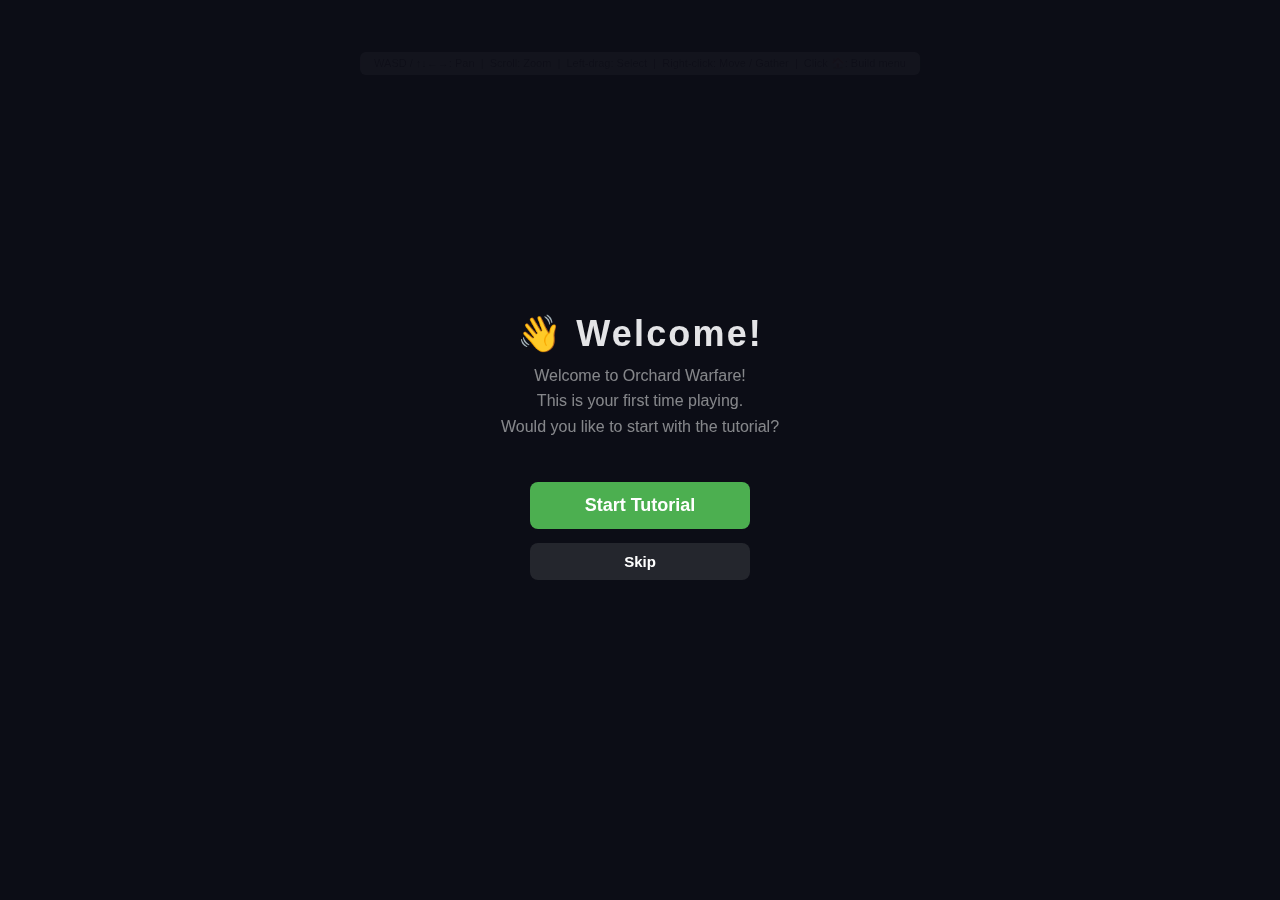
<file: rts/index.html>
<!doctype html>
<html lang="en">
    <head>
        <meta charset="UTF-8" />
        <meta name="viewport" content="width=device-width, initial-scale=1.0" />
        <link rel="icon" type="image/svg+xml" href="../favicon.svg" />
        <link rel="icon" type="image/png" sizes="32x32" href="../favicon.svg" />
        <link rel="icon" type="image/png" sizes="16x16" href="../favicon.svg" />
        <link rel="apple-touch-icon" sizes="180x180" href="../favicon.svg" />
        <link rel="shortcut icon" href="../favicon.svg" />
        <title>Orchard Warfare</title>
        <meta property="og:title" content="Orchard Warfare by AppleGeese!" />
        <meta
            property="og:description"
            content="Command your geese in Orchard Warfare — a goose-themed real-time strategy game!"
        />
        <meta property="og:url" content="https://applegeese.com/rts/" />
        <meta property="og:type" content="game" />
        <style>
            * {
                margin: 0;
                padding: 0;
                box-sizing: border-box;
                user-select: none;
                -webkit-user-select: none;
            }

            body {
                overflow: hidden;
                background: #1a1a2e;
                font-family: "Arial", sans-serif;
                color: #e4e4e7;
            }

            #gameCanvas {
                display: block;
                position: fixed;
                top: 44px;
                left: 0;
                cursor: default;
            }

            /* ── HUD ─────────────────────────────────── */
            #hud {
                position: fixed;
                top: 0;
                left: 0;
                right: 0;
                height: 44px;
                background: rgba(0, 0, 0, 0.78);
                display: flex;
                align-items: center;
                justify-content: space-between;
                padding: 0 16px;
                z-index: 20;
                backdrop-filter: blur(6px);
                border-bottom: 1px solid rgba(255, 255, 255, 0.1);
            }

            #hud-left {
                display: flex;
                align-items: center;
                gap: 20px;
            }

            #hud-right {
                display: flex;
                align-items: center;
                gap: 12px;
            }

            .hud-item {
                display: flex;
                align-items: center;
                gap: 6px;
                font-size: 14px;
                font-weight: 600;
            }

            .hud-icon {
                font-size: 16px;
            }

            .hud-title {
                font-size: 15px;
                font-weight: 700;
                letter-spacing: 0.04em;
            }

            .hud-back {
                text-decoration: none;
                color: rgba(255, 255, 255, 0.6);
                font-size: 12px;
                padding: 4px 10px;
                border: 1px solid rgba(255, 255, 255, 0.2);
                border-radius: 4px;
                transition: background 0.2s, color 0.2s;
            }

            .hud-back:hover {
                background: rgba(255, 255, 255, 0.1);
                color: #fff;
            }

            /* ── Info panel ──────────────────────────── */
            #info-panel {
                position: fixed;
                bottom: 16px;
                left: 50%;
                transform: translateX(-50%);
                background: rgba(0, 0, 0, 0.82);
                border: 1px solid rgba(255, 255, 255, 0.15);
                border-radius: 8px;
                padding: 12px 20px;
                min-width: 200px;
                max-width: 360px;
                z-index: 20;
                backdrop-filter: blur(6px);
                display: none;
                text-align: center;
            }

            .info-name {
                font-size: 16px;
                font-weight: 700;
                margin-bottom: 6px;
            }

            .info-stat {
                font-size: 13px;
                color: rgba(255, 255, 255, 0.72);
                margin: 2px 0;
            }

            .info-hint {
                font-size: 11px;
                color: rgba(255, 255, 255, 0.38);
                margin-top: 6px;
                line-height: 1.5;
            }

            .info-train-btn {
                margin-top: 8px;
                padding: 6px 16px;
                background: #4caf50;
                color: #fff;
                border: none;
                border-radius: 4px;
                cursor: pointer;
                font-size: 13px;
                font-weight: 600;
                transition: background 0.2s;
            }

            .info-train-btn:hover:not(:disabled) {
                background: #45a049;
            }

            .info-train-btn:disabled {
                background: #444;
                cursor: not-allowed;
            }

            .info-build-btn {
                margin: 3px 0;
                display: block;
                width: 100%;
                text-align: left;
            }

            /* ── Controls hint ───────────────────────── */
            #controls-hint {
                position: fixed;
                top: 52px;
                left: 50%;
                transform: translateX(-50%);
                background: rgba(0, 0, 0, 0.65);
                border-radius: 6px;
                padding: 5px 14px;
                font-size: 11px;
                color: rgba(255, 255, 255, 0.5);
                z-index: 20;
                pointer-events: none;
                white-space: nowrap;
                animation: fadeOutHint 3s 6s forwards;
            }

            @keyframes fadeOutHint {
                to {
                    opacity: 0;
                    visibility: hidden;
                }
            }

            /* ── Light mode ──────────────────────────── */
            @media (prefers-color-scheme: light) {
                body {
                    background: #3a5a3a;
                }

                #hud {
                    background: rgba(255, 255, 255, 0.88);
                    border-bottom-color: rgba(0, 0, 0, 0.1);
                    color: #1a1a1a;
                }

                .hud-back {
                    color: rgba(0, 0, 0, 0.5);
                    border-color: rgba(0, 0, 0, 0.2);
                }

                .hud-back:hover {
                    background: rgba(0, 0, 0, 0.08);
                    color: #000;
                }

                #info-panel {
                    background: rgba(255, 255, 255, 0.92);
                    border-color: rgba(0, 0, 0, 0.12);
                    color: #1a1a1a;
                }

                .info-stat {
                    color: rgba(0, 0, 0, 0.62);
                }

                .info-hint {
                    color: rgba(0, 0, 0, 0.38);
                }

                #controls-hint {
                    background: rgba(255, 255, 255, 0.78);
                    color: rgba(0, 0, 0, 0.5);
                }
            }

            /* ── Screen Overlays ────────────────────── */
            .screen-overlay {
                position: fixed;
                inset: 0;
                background: rgba(10, 10, 20, 0.95);
                display: flex;
                flex-direction: column;
                align-items: center;
                justify-content: center;
                z-index: 100;
                text-align: center;
            }

            .screen-title {
                font-size: 46px;
                font-weight: 700;
                letter-spacing: 0.06em;
                margin-bottom: 8px;
                color: #e4e4e7;
            }

            .screen-subtitle {
                font-size: 16px;
                color: rgba(255, 255, 255, 0.5);
                margin-bottom: 36px;
                max-width: 320px;
                line-height: 1.6;
            }

            .menu-btn {
                display: block;
                width: 220px;
                margin: 7px auto;
                padding: 13px 0;
                font-size: 18px;
                font-weight: 600;
                background: #4caf50;
                color: #fff;
                border: none;
                border-radius: 8px;
                cursor: pointer;
                transition: background 0.2s, transform 0.1s;
                text-align: center;
                text-decoration: none;
            }

            .menu-btn:hover {
                background: #43a047;
                transform: scale(1.03);
            }

            .menu-btn.secondary {
                background: rgba(255, 255, 255, 0.1);
                font-size: 15px;
                padding: 10px 0;
            }

            .menu-btn.secondary:hover {
                background: rgba(255, 255, 255, 0.18);
            }

            /* ── Difficulty options ──────────────────── */
            .difficulty-group {
                text-align: left;
                margin-bottom: 28px;
            }

            .difficulty-group-label {
                font-size: 13px;
                font-weight: 600;
                color: rgba(255, 255, 255, 0.55);
                text-transform: uppercase;
                letter-spacing: 0.06em;
                margin-bottom: 14px;
            }

            .difficulty-option {
                display: flex;
                flex-direction: column;
                margin: 10px 0;
                cursor: pointer;
            }

            .difficulty-row {
                display: flex;
                align-items: center;
                gap: 8px;
            }

            .difficulty-row input[type="radio"] {
                accent-color: #4caf50;
                width: 16px;
                height: 16px;
                cursor: pointer;
            }

            .difficulty-name {
                font-size: 16px;
                font-weight: 600;
                cursor: pointer;
            }

            .difficulty-desc {
                font-size: 12px;
                color: rgba(255, 255, 255, 0.45);
                margin-left: 24px;
                margin-top: 2px;
            }

            /* ── Tutorial panel ──────────────────────── */
            #tutorial-panel {
                position: fixed;
                top: 56px;
                left: 50%;
                transform: translateX(-50%);
                background: rgba(0, 0, 0, 0.85);
                border: 1px solid rgba(255, 255, 255, 0.18);
                border-radius: 10px;
                padding: 14px 22px;
                max-width: 420px;
                width: 90%;
                z-index: 30;
                text-align: center;
                display: none;
                backdrop-filter: blur(4px);
            }

            .tutorial-step-label {
                font-size: 11px;
                color: rgba(255, 255, 255, 0.4);
                margin-bottom: 4px;
                text-transform: uppercase;
                letter-spacing: 0.08em;
            }

            .tutorial-message {
                font-size: 15px;
                font-weight: 500;
                line-height: 1.6;
                color: #e4e4e7;
            }

            .tutorial-skip-btn {
                margin-top: 10px;
                font-size: 11px;
                color: rgba(255, 255, 255, 0.35);
                background: none;
                border: none;
                cursor: pointer;
                text-decoration: underline;
                padding: 0;
            }

            .tutorial-skip-btn:hover {
                color: rgba(255, 255, 255, 0.65);
            }

            /* ── Game Over overlay ───────────────────── */
            #game-over {
                position: fixed;
                inset: 0;
                background: rgba(0, 0, 0, 0.78);
                display: none;
                flex-direction: column;
                align-items: center;
                justify-content: center;
                z-index: 50;
                text-align: center;
            }

            #game-over h1 {
                font-size: 52px;
                margin-bottom: 12px;
            }

            #game-over p {
                font-size: 18px;
                opacity: 0.75;
                margin-bottom: 24px;
            }

            #game-over button {
                padding: 10px 28px;
                font-size: 16px;
                font-weight: 600;
                background: #4caf50;
                color: #fff;
                border: none;
                border-radius: 6px;
                cursor: pointer;
            }

            #game-over button:hover {
                background: #45a049;
            }
        </style>
    </head>
    <body>
        <!-- Main Menu Overlay -->
        <div id="main-menu" class="screen-overlay">
            <div class="screen-title">⚔️ Orchard Warfare</div>
            <div class="screen-subtitle">Command your geese and defend the orchard!</div>
            <button class="menu-btn" id="btn-play">▶ Play</button>
            <button class="menu-btn secondary" id="btn-tutorial-menu">Tutorial</button>
            <a href="../" class="menu-btn secondary">← Home</a>
        </div>

        <!-- First-time Welcome Screen -->
        <div id="welcome-screen" class="screen-overlay" style="display:none">
            <div class="screen-title" style="font-size:36px">👋 Welcome!</div>
            <div class="screen-subtitle">Welcome to Orchard Warfare!<br>This is your first time playing.<br>Would you like to start with the tutorial?</div>
            <button class="menu-btn" id="btn-welcome-tutorial">Start Tutorial</button>
            <button class="menu-btn secondary" id="btn-welcome-skip">Skip</button>
        </div>

        <!-- Game Setup Screen -->
        <div id="game-setup" class="screen-overlay" style="display:none">
            <div class="screen-title" style="font-size:34px">Game Setup</div>
            <div class="difficulty-group">
                <div class="difficulty-group-label">AI Difficulty</div>
                <label class="difficulty-option">
                    <div class="difficulty-row">
                        <input type="radio" name="difficulty" value="easy" id="diff-easy">
                        <span class="difficulty-name">Easy</span>
                    </div>
                    <div class="difficulty-desc">Slower economy · Smaller armies · Longer attack intervals</div>
                </label>
                <label class="difficulty-option">
                    <div class="difficulty-row">
                        <input type="radio" name="difficulty" value="normal" id="diff-normal" checked>
                        <span class="difficulty-name">Normal</span>
                    </div>
                    <div class="difficulty-desc">Balanced economy and aggression</div>
                </label>
                <label class="difficulty-option">
                    <div class="difficulty-row">
                        <input type="radio" name="difficulty" value="hard" id="diff-hard">
                        <span class="difficulty-name">Hard</span>
                    </div>
                    <div class="difficulty-desc">Faster gathering · Larger armies · Attacks sooner</div>
                </label>
            </div>
            <button class="menu-btn" id="btn-start-game">Start Game</button>
            <button class="menu-btn secondary" id="btn-setup-back">← Back</button>
        </div>

        <!-- Pause Menu Overlay -->
        <div id="pause-menu" class="screen-overlay" style="display:none">
            <div class="screen-title" style="font-size:38px">Paused</div>
            <button class="menu-btn" id="btn-resume">Resume</button>
            <button class="menu-btn secondary" id="btn-restart">Restart</button>
            <button class="menu-btn secondary" id="btn-main-menu-pause">Main Menu</button>
        </div>

        <!-- Tutorial Panel -->
        <div id="tutorial-panel">
            <div class="tutorial-step-label" id="tutorial-step-label">Step 1 of 3</div>
            <div class="tutorial-message" id="tutorial-message">Select your geese by clicking or dragging over them.</div>
            <button class="tutorial-skip-btn" id="btn-skip-tutorial">Skip tutorial</button>
        </div>

        <canvas id="gameCanvas"></canvas>

        <div id="hud" style="display:none">
            <div id="hud-left">
                <div class="hud-item">
                    <span class="hud-icon">🍎</span>
                    <span id="apple-count">50</span>
                </div>
                <div class="hud-item">
                    <span class="hud-icon">🪿</span>
                    <span id="unit-count">3</span>
                </div>
            </div>
            <div class="hud-title">⚔️ Orchard Warfare</div>
            <div id="hud-right">
                <div class="hud-item" style="opacity:0.75;border-right:1px solid rgba(255,255,255,0.2);padding-right:20px;margin-right:8px">
                    <span class="hud-icon">🐺</span>
                    <span id="enemy-unit-count">0</span>
                </div>
                <a href="../" class="hud-back">← Home</a>
            </div>
        </div>

        <div id="controls-hint">
            WASD / ↑↓←→: Pan &nbsp;|&nbsp; Scroll: Zoom &nbsp;|&nbsp;
            Left-drag: Select &nbsp;|&nbsp; Right-click: Move / Gather &nbsp;|&nbsp;
            Click 🏠: Build menu
        </div>

        <div id="info-panel">
            <div id="info-content"></div>
        </div>

        <div id="game-over">
            <h1 id="game-over-title">Defeat! 😢</h1>
            <p id="game-over-msg">Your nest has been destroyed!</p>
            <button onclick="startGame(game.difficultyKey, game.isTutorial)">Play Again</button>
            <button onclick="returnToMainMenu()" style="margin-top:8px;background:rgba(255,255,255,0.15)">Main Menu</button>
        </div>

        <script>
            "use strict";

            // ============================================================
            // CONSTANTS
            // ============================================================
            const TILE_SIZE = 32;
            const MAP_W = 64;
            const MAP_H = 44;
            const HUD_H = 44;

            const TILE = Object.freeze({ GRASS: 0, DIRT: 1, WATER: 2 });

            const TILE_COLOR = Object.freeze({
                0: "#4a8c5e",
                1: "#b07840",
                2: "#3a7bd5",
            });

            const TILE_BORDER = Object.freeze({
                0: "rgba(0,0,0,0.06)",
                1: "rgba(0,0,0,0.10)",
                2: "rgba(0,0,80,0.12)",
            });

            const UNIT_SPEED = 72; // px/s
            const GATHER_TICK = 1.0; // seconds per gather pulse
            const GATHER_AMOUNT = 5; // apples per pulse
            const MAX_CARRY = 10; // apples per goose
            const TRAIN_TIME = 10; // seconds to train a goose
            const TRAIN_COST = 20; // apples to train

            // Building type definitions
            const BUILDING_DEFS = {
                NEST:     { name: "Goose Nest",  emoji: "🏠", maxHp: 200, buildCost: 0,  trainTime: TRAIN_TIME, canTrain: true, desc: "The heart of your flock" },
                GRANARY:  { name: "Granary",     emoji: "🌾", maxHp: 150, buildCost: 40, incomeRate: 2,                         desc: "Generates +2 🍎 per second" },
                BARRACKS: { name: "Barracks",    emoji: "⛺", maxHp: 180, buildCost: 50, trainTime: 5,  canTrain: true,          desc: "Trains geese in 5s" },
                TOWER:    { name: "Watchtower",  emoji: "🗼", maxHp: 120, buildCost: 30,                                         desc: "Surveys the orchard" },
            };
            // Building types the player can construct
            const BUILDABLE = ["GRANARY", "BARRACKS", "TOWER"];

            // Prevents the game loop from spiral-of-death when the tab is
            // backgrounded or the device stalls — caps one logical step to 100ms.
            const MAX_FRAME_DT = 0.1;

            // A* hard iteration cap — keeps pathfinding O(bounded) for large
            // or impossible routes on the 64×44 grid.
            const MAX_PATH_ITERS = 2000;

            // Camera edge-scroll constants
            const EDGE_SCROLL_ZONE = 20; // px from canvas edge that triggers scroll
            const EDGE_SCROLL_SPEED = 220; // world-px per second during edge scroll

            // Enemy system constants
            const ENEMY_WORKER_COST = 20;
            const ENEMY_UNIT_COST = 25;
            const ENEMY_DECISION_INTERVAL = 3.0; // seconds between AI decisions
            const COMBAT_RANGE_SQ = (TILE_SIZE * 1.8) * (TILE_SIZE * 1.8);
            const ENEMY_ATTACK_DAMAGE = 15; // damage per attack hit (once per second)
            const PLAYER_ATTACK_DAMAGE = 10; // damage per attack hit (once per second)

            // AI difficulty configurations
            const AI_DIFFICULTY_CONFIG = {
                easy:   { gatherMultiplier: 0.8, decisionInterval: 5.0, armyMultiplier: 0.7,  attackThresholdModifier: 1.3 },
                normal: { gatherMultiplier: 1.0, decisionInterval: 3.0, armyMultiplier: 1.0,  attackThresholdModifier: 1.0 },
                hard:   { gatherMultiplier: 1.2, decisionInterval: 2.0, armyMultiplier: 1.4,  attackThresholdModifier: 0.75 },
            };

            // ============================================================
            // UTILITY
            // ============================================================
            function clamp(v, lo, hi) {
                return v < lo ? lo : v > hi ? hi : v;
            }

            function dist2(ax, ay, bx, by) {
                const dx = ax - bx,
                    dy = ay - by;
                return dx * dx + dy * dy;
            }

            // ============================================================
            // GAME MAP
            // ============================================================
            class GameMap {
                constructor(w, h) {
                    this.w = w;
                    this.h = h;
                    this.tiles = this._generate();
                    this.resourceNodes = [];
                    this._placeResources();
                }

                _generate() {
                    const tiles = new Uint8Array(this.w * this.h).fill(
                        TILE.GRASS
                    );

                    // Guarantee walkable start zone (tiles 1–10 in each axis)
                    for (let ty = 1; ty < 10; ty++) {
                        for (let tx = 1; tx < 10; tx++) {
                            tiles[ty * this.w + tx] = TILE.GRASS;
                        }
                    }

                    // Scatter water lakes
                    for (let l = 0; l < 4; l++) {
                        const cx =
                            12 +
                            Math.floor(Math.random() * (this.w - 24));
                        const cy =
                            8 + Math.floor(Math.random() * (this.h - 16));
                        const r = 2 + Math.floor(Math.random() * 3);
                        for (let dy = -r; dy <= r; dy++) {
                            for (let dx = -r; dx <= r; dx++) {
                                if (dx * dx + dy * dy <= r * r) {
                                    const tx = cx + dx,
                                        ty = cy + dy;
                                    if (
                                        tx >= 0 &&
                                        tx < this.w &&
                                        ty >= 0 &&
                                        ty < this.h
                                    ) {
                                        tiles[ty * this.w + tx] = TILE.WATER;
                                    }
                                }
                            }
                        }
                    }

                    // Scatter dirt paths
                    for (let p = 0; p < 5; p++) {
                        let x = Math.floor(Math.random() * this.w);
                        let y = Math.floor(Math.random() * this.h);
                        const len = 10 + Math.floor(Math.random() * 14);
                        for (let i = 0; i < len; i++) {
                            if (
                                x >= 0 &&
                                x < this.w &&
                                y >= 0 &&
                                y < this.h &&
                                tiles[y * this.w + x] === TILE.GRASS
                            ) {
                                tiles[y * this.w + x] = TILE.DIRT;
                            }
                            x += Math.floor(Math.random() * 3) - 1;
                            y += Math.floor(Math.random() * 3) - 1;
                        }
                    }

                    // Restore start zone walkability after path placement
                    for (let ty = 1; ty < 10; ty++) {
                        for (let tx = 1; tx < 10; tx++) {
                            if (tiles[ty * this.w + tx] === TILE.WATER) {
                                tiles[ty * this.w + tx] = TILE.GRASS;
                            }
                        }
                    }

                    // Restore enemy start zone walkability (bottom-right)
                    for (let ty = this.h - 10; ty < this.h; ty++) {
                        for (let tx = this.w - 10; tx < this.w; tx++) {
                            if (tiles[ty * this.w + tx] === TILE.WATER) {
                                tiles[ty * this.w + tx] = TILE.GRASS;
                            }
                        }
                    }

                    return tiles;
                }

                _placeResources() {
                    let placed = 0;
                    let attempts = 0;
                    while (placed < 18 && attempts < 1000) {
                        attempts++;
                        const x =
                            3 + Math.floor(Math.random() * (this.w - 6));
                        const y =
                            3 + Math.floor(Math.random() * (this.h - 6));
                        if (this.tiles[y * this.w + x] !== TILE.GRASS)
                            continue;
                        // Keep clear of start zone
                        if (x < 10 && y < 10) continue;
                        // Keep clear of enemy start zone
                        if (x >= this.w - 10 && y >= this.h - 10) continue;
                        let tooClose = false;
                        for (const t of this.resourceNodes) {
                            if (dist2(x, y, t.tx, t.ty) < 16) {
                                tooClose = true;
                                break;
                            }
                        }
                        if (!tooClose) {
                            this.resourceNodes.push(new ResourceNode(x, y));
                            placed++;
                        }
                    }
                }

                isWalkable(tx, ty) {
                    if (tx < 0 || ty < 0 || tx >= this.w || ty >= this.h)
                        return false;
                    return this.tiles[ty * this.w + tx] !== TILE.WATER;
                }

                getTile(tx, ty) {
                    if (tx < 0 || ty < 0 || tx >= this.w || ty >= this.h)
                        return TILE.GRASS;
                    return this.tiles[ty * this.w + tx];
                }
            }

            // ============================================================
            // ENTITIES
            // ============================================================
            let _nextId = 1;

            class Entity {
                constructor(x, y) {
                    this.id = _nextId++;
                    this.x = x;
                    this.y = y;
                }
            }

            class ResourceNode extends Entity {
                constructor(tx, ty) {
                    super((tx + 0.5) * TILE_SIZE, (ty + 0.5) * TILE_SIZE);
                    this.tx = tx;
                    this.ty = ty;
                    this.apples = 40 + Math.floor(Math.random() * 40);
                    this.maxApples = this.apples;
                    this.radius = 12;
                }
            }

            class Unit extends Entity {
                constructor(x, y) {
                    super(x, y);
                    this.hp = 100;
                    this.maxHp = 100;
                    this.selected = false;
                    this.state = "IDLE"; // IDLE | MOVING | GATHERING | FIGHTING
                    this.path = [];
                    this.targetNode = null;
                    this.gatherTimer = 0;
                    this.carriedApples = 0;
                    this.attackTimer = 0;
                    this.radius = 10;
                }

                update(dt, map, resources) {
                    if (
                        this.state === "MOVING" &&
                        this.path.length > 0
                    ) {
                        const wp = this.path[0];
                        const dx = wp.x - this.x,
                            dy = wp.y - this.y;
                        const d = Math.sqrt(dx * dx + dy * dy);
                        if (d < 2) {
                            this.x = wp.x;
                            this.y = wp.y;
                            this.path.shift();
                            if (this.path.length === 0) {
                                this.state = this.targetNode
                                    ? "GATHERING"
                                    : "IDLE";
                                this.gatherTimer = 0;
                            }
                        } else {
                            const spd = UNIT_SPEED * dt;
                            this.x += (dx / d) * spd;
                            this.y += (dy / d) * spd;
                        }
                    } else if (
                        this.state === "GATHERING" &&
                        this.targetNode
                    ) {
                        this.gatherTimer += dt;
                        if (this.gatherTimer >= GATHER_TICK) {
                            this.gatherTimer = 0;
                            const amt = Math.min(
                                GATHER_AMOUNT,
                                this.targetNode.apples,
                                MAX_CARRY - this.carriedApples
                            );
                            this.carriedApples += amt;
                            this.targetNode.apples -= amt;
                            if (
                                this.carriedApples >= MAX_CARRY ||
                                this.targetNode.apples <= 0
                            ) {
                                resources.apples += this.carriedApples;
                                this.carriedApples = 0;
                                this.targetNode = null;
                                this.state = "IDLE";
                            }
                        }
                    }
                }

                sendTo(tx, ty, map) {
                    this.targetNode = null;
                    const path = aStar(
                        map,
                        Math.floor(this.x / TILE_SIZE),
                        Math.floor(this.y / TILE_SIZE),
                        tx,
                        ty
                    );
                    if (path.length > 0) {
                        this.path = path;
                        this.state = "MOVING";
                    }
                }

                gatherFrom(node, map) {
                    this.targetNode = node;
                    const path = aStar(
                        map,
                        Math.floor(this.x / TILE_SIZE),
                        Math.floor(this.y / TILE_SIZE),
                        node.tx,
                        node.ty
                    );
                    if (path.length > 0) {
                        this.path = path;
                        this.state = "MOVING";
                    } else {
                        // Already adjacent — gather immediately
                        this.path = [];
                        this.state = "GATHERING";
                        this.gatherTimer = 0;
                    }
                }
            }

            class Building extends Entity {
                constructor(tx, ty, type = "NEST") {
                    super((tx + 0.5) * TILE_SIZE, (ty + 0.5) * TILE_SIZE);
                    this.tx = tx;
                    this.ty = ty;
                    this.type = type;
                    const def = BUILDING_DEFS[type];
                    this.hp = def.maxHp;
                    this.maxHp = def.maxHp;
                    this.selected = false;
                    this.radius = 16;
                    this.training = false;
                    this.trainTimer = 0;
                    this.incomeTimer = 0;
                }

                startTraining(resources) {
                    const def = BUILDING_DEFS[this.type];
                    if (!def.canTrain) return false;
                    if (!this.training && resources.apples >= TRAIN_COST) {
                        resources.apples -= TRAIN_COST;
                        this.training = true;
                        this.trainTimer = 0;
                        return true;
                    }
                    return false;
                }

                update(dt, resources) {
                    const def = BUILDING_DEFS[this.type];
                    // Passive apple income (e.g. Granary)
                    if (def.incomeRate != null) {
                        this.incomeTimer += dt;
                        if (this.incomeTimer >= 1.0) {
                            this.incomeTimer -= 1.0;
                            resources.apples += def.incomeRate;
                        }
                    }
                    if (this.training) {
                        this.trainTimer += dt;
                        const tt = def.trainTime || TRAIN_TIME;
                        if (this.trainTimer >= tt) {
                            this.training = false;
                            this.trainTimer = 0;
                            return true; // signal: spawn unit
                        }
                    }
                    return false;
                }
            }

            // ============================================================
            // ENEMY SYSTEM
            // ============================================================
            class EnemyBuilding extends Entity {
                constructor(tx, ty, type = "DEN") {
                    super((tx + 0.5) * TILE_SIZE, (ty + 0.5) * TILE_SIZE);
                    this.tx = tx;
                    this.ty = ty;
                    this.type = type;
                    this.hp = type === "DEN" ? 300 : 180;
                    this.maxHp = this.hp;
                    this.radius = 16;
                    this.training = false;
                    this.trainTimer = 0;
                    this.queuedUnit = null; // "worker" | "combat"
                }

                startTraining(unitType) {
                    if (!this.training) {
                        this.training = true;
                        this.trainTimer = 0;
                        this.queuedUnit = unitType;
                        return true;
                    }
                    return false;
                }

                update(dt) {
                    if (this.training) {
                        this.trainTimer += dt;
                        const tt = this.queuedUnit === "worker" ? TRAIN_TIME : 8;
                        if (this.trainTimer >= tt) {
                            this.training = false;
                            this.trainTimer = 0;
                            const done = this.queuedUnit;
                            this.queuedUnit = null;
                            return done;
                        }
                    }
                    return null;
                }
            }

            class EnemyWorker extends Entity {
                constructor(x, y, homeBase, resources, gatherMultiplier = 1.0) {
                    super(x, y);
                    this.hp = 60;
                    this.maxHp = 60;
                    this.radius = 9;
                    // IDLE | MOVE_TO_RESOURCE | HARVEST | RETURN_TO_BASE | DEPOSIT
                    this.state = "IDLE";
                    this.path = [];
                    this.targetNode = null;
                    this.carriedApples = 0;
                    this.gatherTimer = 0;
                    this.homeBase = homeBase;
                    this.resources = resources;
                    this.idleTimer = 0;
                    this.gatherMultiplier = gatherMultiplier;
                }

                update(dt, map, resourceNodes) {
                    switch (this.state) {
                        case "IDLE":
                            this.idleTimer += dt;
                            if (this.idleTimer >= 1.0) {
                                this.idleTimer = 0;
                                this._findResource(map, resourceNodes);
                            }
                            break;
                        case "MOVE_TO_RESOURCE":
                        case "RETURN_TO_BASE":
                            this._walk(dt);
                            break;
                        case "HARVEST":
                            this._harvest(dt, map);
                            break;
                        case "DEPOSIT":
                            this.resources.apples += this.carriedApples;
                            this.carriedApples = 0;
                            if (this.targetNode && this.targetNode.apples > 0) {
                                this._goToNode(this.targetNode, map);
                            } else {
                                this.targetNode = null;
                                this.state = "IDLE";
                                this.idleTimer = 0;
                            }
                            break;
                    }
                }

                _walk(dt) {
                    if (this.path.length === 0) {
                        if (this.state === "RETURN_TO_BASE") {
                            this.state = "DEPOSIT";
                        } else if (this.state === "MOVE_TO_RESOURCE") {
                            this.state = "HARVEST";
                            this.gatherTimer = 0;
                        }
                        return;
                    }
                    const wp = this.path[0];
                    const dx = wp.x - this.x, dy = wp.y - this.y;
                    const d = Math.sqrt(dx * dx + dy * dy);
                    if (d < 2) {
                        this.x = wp.x;
                        this.y = wp.y;
                        this.path.shift();
                        if (this.path.length === 0) {
                            if (this.state === "RETURN_TO_BASE") {
                                this.state = "DEPOSIT";
                            } else if (this.state === "MOVE_TO_RESOURCE") {
                                this.state = "HARVEST";
                                this.gatherTimer = 0;
                            }
                        }
                    } else {
                        this.x += (dx / d) * UNIT_SPEED * dt;
                        this.y += (dy / d) * UNIT_SPEED * dt;
                    }
                }

                _harvest(dt, map) {
                    if (!this.targetNode || this.targetNode.apples <= 0) {
                        if (this.carriedApples > 0) {
                            this._returnToBase(map);
                        } else {
                            this.targetNode = null;
                            this.state = "IDLE";
                            this.idleTimer = 0;
                        }
                        return;
                    }
                    this.gatherTimer += dt;
                    if (this.gatherTimer >= GATHER_TICK) {
                        this.gatherTimer = 0;
                        const amt = Math.min(
                            Math.max(1, Math.round(GATHER_AMOUNT * this.gatherMultiplier)),
                            this.targetNode.apples,
                            MAX_CARRY - this.carriedApples
                        );
                        this.carriedApples += amt;
                        this.targetNode.apples -= amt;
                        if (
                            this.carriedApples >= MAX_CARRY ||
                            this.targetNode.apples <= 0
                        ) {
                            this._returnToBase(map);
                        }
                    }
                }

                _findResource(map, nodes) {
                    let best = null, bestD = Infinity;
                    for (const n of nodes) {
                        if (n.apples <= 0) continue;
                        const d = dist2(this.x, this.y, n.x, n.y);
                        if (d < bestD) { bestD = d; best = n; }
                    }
                    if (best) this._goToNode(best, map);
                }

                _goToNode(node, map) {
                    this.targetNode = node;
                    const path = aStar(
                        map,
                        Math.floor(this.x / TILE_SIZE),
                        Math.floor(this.y / TILE_SIZE),
                        node.tx, node.ty
                    );
                    if (path.length > 0) {
                        this.path = path;
                        this.state = "MOVE_TO_RESOURCE";
                    } else {
                        this.state = "HARVEST";
                        this.gatherTimer = 0;
                    }
                }

                _returnToBase(map) {
                    const tx = Math.floor(this.homeBase.x / TILE_SIZE);
                    const ty = Math.floor(this.homeBase.y / TILE_SIZE);
                    const path = aStar(
                        map,
                        Math.floor(this.x / TILE_SIZE),
                        Math.floor(this.y / TILE_SIZE),
                        tx, ty
                    );
                    if (path.length > 0) {
                        this.path = path;
                        this.state = "RETURN_TO_BASE";
                    } else {
                        this.state = "DEPOSIT";
                    }
                }
            }

            class EnemyCombatUnit extends Entity {
                constructor(x, y, homeBase) {
                    super(x, y);
                    this.hp = 80;
                    this.maxHp = 80;
                    this.radius = 10;
                    // IDLE | MOVING | FIGHTING | RETURNING
                    this.state = "IDLE";
                    this.path = [];
                    this.homeBase = homeBase;
                    this.attackTimer = 0;
                    this.repathTimer = 0;
                }

                launchAttack(playerBase, map) {
                    const tx = Math.floor(playerBase.x / TILE_SIZE);
                    const ty = Math.floor(playerBase.y / TILE_SIZE);
                    const path = aStar(
                        map,
                        Math.floor(this.x / TILE_SIZE),
                        Math.floor(this.y / TILE_SIZE),
                        tx, ty
                    );
                    if (path.length > 0) {
                        this.path = path;
                        this.state = "MOVING";
                    }
                }

                returnToBase(map) {
                    const tx = Math.floor(this.homeBase.x / TILE_SIZE);
                    const ty = Math.floor(this.homeBase.y / TILE_SIZE);
                    const path = aStar(
                        map,
                        Math.floor(this.x / TILE_SIZE),
                        Math.floor(this.y / TILE_SIZE),
                        tx, ty
                    );
                    if (path.length > 0) {
                        this.path = path;
                        this.state = "RETURNING";
                    } else {
                        this.state = "IDLE";
                    }
                }

                update(dt, map, playerUnits, playerBuildings) {
                    if (this.state === "MOVING" || this.state === "RETURNING") {
                        // Attack-of-opportunity while moving toward player base
                        if (this.state === "MOVING") {
                            const near = this._findNearest(
                                playerUnits, playerBuildings
                            );
                            if (
                                near &&
                                dist2(this.x, this.y, near.x, near.y) <=
                                    COMBAT_RANGE_SQ
                            ) {
                                this.state = "FIGHTING";
                                this.attackTimer = 0;
                                return;
                            }
                        }
                        this._stepPath(dt);
                        if (this.path.length === 0) {
                            this.state =
                                this.state === "RETURNING" ? "IDLE" : "FIGHTING";
                            this.attackTimer = 0;
                        }
                    } else if (this.state === "FIGHTING") {
                        const near = this._findNearest(playerUnits, playerBuildings);
                        if (!near) {
                            this.returnToBase(map);
                            return;
                        }
                        const d = dist2(this.x, this.y, near.x, near.y);
                        if (d <= COMBAT_RANGE_SQ) {
                            this.attackTimer += dt;
                            if (this.attackTimer >= 1.0) {
                                this.attackTimer = 0;
                                near.hp -= ENEMY_ATTACK_DAMAGE;
                            }
                        } else {
                            // Chase target, repath periodically
                            this.repathTimer += dt;
                            if (this.repathTimer >= 2.0) {
                                this.repathTimer = 0;
                                const tx = Math.floor(near.x / TILE_SIZE);
                                const ty = Math.floor(near.y / TILE_SIZE);
                                const path = aStar(
                                    map,
                                    Math.floor(this.x / TILE_SIZE),
                                    Math.floor(this.y / TILE_SIZE),
                                    tx, ty
                                );
                                if (path.length > 0) this.path = path;
                            }
                            this._stepPath(dt);
                        }
                    }
                }

                _findNearest(playerUnits, playerBuildings) {
                    let best = null, bestD = Infinity;
                    for (const u of playerUnits) {
                        if (u.hp <= 0) continue;
                        const d = dist2(this.x, this.y, u.x, u.y);
                        if (d < bestD) { bestD = d; best = u; }
                    }
                    for (const b of playerBuildings) {
                        if (b.hp <= 0) continue;
                        const d = dist2(this.x, this.y, b.x, b.y);
                        if (d < bestD) { bestD = d; best = b; }
                    }
                    return best;
                }

                _stepPath(dt) {
                    if (this.path.length === 0) return;
                    const wp = this.path[0];
                    const dx = wp.x - this.x, dy = wp.y - this.y;
                    const d = Math.sqrt(dx * dx + dy * dy);
                    if (d < 2) {
                        this.x = wp.x;
                        this.y = wp.y;
                        this.path.shift();
                    } else {
                        this.x += (dx / d) * UNIT_SPEED * dt;
                        this.y += (dy / d) * UNIT_SPEED * dt;
                    }
                }
            }

            class EnemyAI {
                constructor(config = AI_DIFFICULTY_CONFIG.normal) {
                    this.config = config;
                    this.resources = { apples: 0 };
                    this.workers = [];
                    this.combatUnits = [];
                    this.buildings = [];
                    this.den = null;
                    this.decisionTimer = 0;
                    this.gameTime = 0;
                }

                get desiredWorkers() {
                    return Math.min(8, 3 + Math.floor(this.gameTime / 60));
                }

                get desiredArmy() {
                    return Math.min(
                        Math.round(10 * this.config.armyMultiplier),
                        Math.round((3 + Math.floor(this.gameTime / 45)) * this.config.armyMultiplier)
                    );
                }

                init(map) {
                    // Place enemy den near bottom-right corner
                    const cx = MAP_W - 8, cy = MAP_H - 8;
                    let denTx = cx, denTy = cy;
                    outer:
                    for (let r = 0; r <= 6; r++) {
                        for (let dy = -r; dy <= r; dy++) {
                            for (let dx = -r; dx <= r; dx++) {
                                const nx = cx + dx, ny = cy + dy;
                                if (map.isWalkable(nx, ny)) {
                                    denTx = nx;
                                    denTy = ny;
                                    break outer;
                                }
                            }
                        }
                    }
                    this.den = new EnemyBuilding(denTx, denTy, "DEN");
                    this.buildings.push(this.den);
                    // Spawn 3 initial fox workers
                    for (let i = 0; i < 3; i++) {
                        this._spawnWorker();
                    }
                }

                _spawnWorker() {
                    if (!this.den) return;
                    const angle = Math.random() * Math.PI * 2;
                    const off = TILE_SIZE * 1.8;
                    this.workers.push(new EnemyWorker(
                        this.den.x + Math.cos(angle) * off,
                        this.den.y + Math.sin(angle) * off,
                        this.den,
                        this.resources,
                        this.config.gatherMultiplier
                    ));
                }

                _spawnCombat() {
                    if (!this.den) return;
                    const angle = Math.random() * Math.PI * 2;
                    const off = TILE_SIZE * 1.8;
                    this.combatUnits.push(new EnemyCombatUnit(
                        this.den.x + Math.cos(angle) * off,
                        this.den.y + Math.sin(angle) * off,
                        this.den
                    ));
                }

                update(dt, map, playerUnits, playerBuildings) {
                    this.gameTime += dt;
                    // Update buildings
                    for (const b of this.buildings) {
                        const done = b.update(dt);
                        if (done === "worker") this._spawnWorker();
                        else if (done === "combat") this._spawnCombat();
                    }
                    // Update workers
                    for (const w of this.workers) {
                        w.update(dt, map, map.resourceNodes);
                    }
                    // Update combat units
                    for (const u of this.combatUnits) {
                        u.update(dt, map, playerUnits, playerBuildings);
                    }
                    // Decision loop
                    this.decisionTimer += dt;
                    if (this.decisionTimer >= this.config.decisionInterval) {
                        this.decisionTimer = 0;
                        this._decide(map, playerBuildings);
                    }
                }

                _decide(map, playerBuildings) {
                    const idleBuilding = this.buildings.find(b => !b.training);
                    // 1. Maintain workers
                    if (
                        this.workers.length < this.desiredWorkers &&
                        this.resources.apples >= ENEMY_WORKER_COST &&
                        idleBuilding
                    ) {
                        idleBuilding.startTraining("worker");
                        this.resources.apples -= ENEMY_WORKER_COST;
                        return;
                    }
                    // 2. Build army
                    if (
                        this.combatUnits.length < this.desiredArmy &&
                        this.resources.apples >= ENEMY_UNIT_COST &&
                        idleBuilding
                    ) {
                        idleBuilding.startTraining("combat");
                        this.resources.apples -= ENEMY_UNIT_COST;
                    }
                    // 3. Attack when army threshold reached
                    const idleArmy = this.combatUnits.filter(
                        u => u.state === "IDLE"
                    );
                    const attackThreshold = Math.max(
                        1, Math.ceil(this.desiredArmy * this.config.attackThresholdModifier)
                    );
                    if (
                        idleArmy.length >= attackThreshold &&
                        playerBuildings.length > 0
                    ) {
                        const target = playerBuildings[0];
                        for (const u of idleArmy) {
                            u.launchAttack(target, map);
                        }
                    }
                }
            }

            // ============================================================
            // A* PATHFINDING
            // ============================================================
            function aStar(map, x0, y0, x1, y1) {
                if (!map.isWalkable(x1, y1)) return [];
                if (x0 === x1 && y0 === y1) return [];

                const key = (x, y) => x + y * map.w;
                const heur = (x, y) =>
                    Math.abs(x - x1) + Math.abs(y - y1);

                // open: Map<key, {x,y,f}>
                const open = new Map();
                const closed = new Set();
                const parent = new Map(); // child_key -> parent {x,y}
                const gCost = new Map();

                const sk = key(x0, y0);
                open.set(sk, { x: x0, y: y0, f: heur(x0, y0) });
                gCost.set(sk, 0);

                const DIRS = [
                    [-1, 0, 1],
                    [1, 0, 1],
                    [0, -1, 1],
                    [0, 1, 1],
                    [-1, -1, 1.4],
                    [1, -1, 1.4],
                    [-1, 1, 1.4],
                    [1, 1, 1.4],
                ];

                let iters = 0;
                while (open.size > 0 && iters++ < MAX_PATH_ITERS) {
                    // Find lowest-f node
                    let curKey = null,
                        curF = Infinity;
                    for (const [k, v] of open) {
                        if (v.f < curF) {
                            curF = v.f;
                            curKey = k;
                        }
                    }
                    const cur = open.get(curKey);
                    open.delete(curKey);
                    closed.add(curKey);

                    if (cur.x === x1 && cur.y === y1) {
                        // Reconstruct — walk parent chain from goal to start
                        const path = [];
                        let ck = curKey;
                        while (parent.has(ck)) {
                            const p = parent.get(ck);
                            path.unshift({
                                x: (p.x + 0.5) * TILE_SIZE,
                                y: (p.y + 0.5) * TILE_SIZE,
                            });
                            ck = key(p.x, p.y);
                        }
                        path.push({
                            x: (x1 + 0.5) * TILE_SIZE,
                            y: (y1 + 0.5) * TILE_SIZE,
                        });
                        // Drop first waypoint (unit already at start tile)
                        if (path.length > 1) path.shift();
                        return path;
                    }

                    for (const [dx, dy, cost] of DIRS) {
                        const nx = cur.x + dx,
                            ny = cur.y + dy;
                        if (!map.isWalkable(nx, ny)) continue;
                        const nk = key(nx, ny);
                        if (closed.has(nk)) continue;
                        const ng = (gCost.get(curKey) || 0) + cost;
                        if (!open.has(nk) || ng < (gCost.get(nk) || Infinity)) {
                            gCost.set(nk, ng);
                            parent.set(nk, cur);
                            open.set(nk, {
                                x: nx,
                                y: ny,
                                f: ng + heur(nx, ny),
                            });
                        }
                    }
                }
                return [];
            }

            // ============================================================
            // CAMERA
            // ============================================================
            class Camera {
                constructor(w, h) {
                    this.x = 0;
                    this.y = 0;
                    this.zoom = 1.0;
                    this.w = w;
                    this.h = h;
                }

                worldToScreen(wx, wy) {
                    return {
                        x: (wx - this.x) * this.zoom,
                        y: (wy - this.y) * this.zoom,
                    };
                }

                screenToWorld(sx, sy) {
                    return {
                        x: sx / this.zoom + this.x,
                        y: sy / this.zoom + this.y,
                    };
                }

                clamp() {
                    const maxX =
                        MAP_W * TILE_SIZE - this.w / this.zoom;
                    const maxY =
                        MAP_H * TILE_SIZE - this.h / this.zoom;
                    this.x = clamp(this.x, 0, Math.max(0, maxX));
                    this.y = clamp(this.y, 0, Math.max(0, maxY));
                }

                pan(dx, dy) {
                    this.x += dx / this.zoom;
                    this.y += dy / this.zoom;
                    this.clamp();
                }

                zoomAt(sx, sy, delta) {
                    const wb = this.screenToWorld(sx, sy);
                    this.zoom = clamp(
                        this.zoom * (1 - delta * 0.001),
                        0.4,
                        2.5
                    );
                    const wa = this.screenToWorld(sx, sy);
                    this.x += wb.x - wa.x;
                    this.y += wb.y - wa.y;
                    this.clamp();
                }
            }

            // ============================================================
            // GAME STATE
            // ============================================================
            const game = {
                map: null,
                units: [],
                buildings: [],
                resources: { apples: 50 },
                selectedUnits: [],
                selectedBuilding: null,
                camera: null,
                placingType: null,
                mouseWorld: { x: 0, y: 0 },
                enemy: null,
                gameOver: false,
                paused: false,
                isTutorial: false,
                tutorialStep: 0,
                difficultyKey: "normal",

                init(canvasW, canvasH, difficulty = "normal") {
                    this.units = [];
                    this.buildings = [];
                    this.resources = { apples: 50 };
                    this.selectedUnits = [];
                    this.selectedBuilding = null;
                    this.placingType = null;
                    this.gameOver = false;
                    this.map = new GameMap(MAP_W, MAP_H);
                    this.camera = new Camera(canvasW, canvasH);

                    // Starting geese
                    for (let i = 0; i < 3; i++) {
                        this.units.push(
                            new Unit(
                                (5 + i * 2 + 0.5) * TILE_SIZE,
                                (5 + 0.5) * TILE_SIZE
                            )
                        );
                    }
                    // Starting nest
                    this.buildings.push(new Building(4, 4));

                    // Focus camera on start
                    this.camera.x = 2 * TILE_SIZE;
                    this.camera.y = 2 * TILE_SIZE;

                    // Initialise enemy AI
                    this.enemy = new EnemyAI(AI_DIFFICULTY_CONFIG[difficulty] || AI_DIFFICULTY_CONFIG.normal);
                    this.enemy.init(this.map);
                },

                update(dt) {
                    if (!this.map) return;
                    for (const unit of this.units) {
                        unit.update(dt, this.map, this.resources);
                    }
                    for (const building of this.buildings) {
                        const spawned = building.update(dt, this.resources);
                        if (spawned) {
                            const angle = Math.random() * Math.PI * 2;
                            const off = TILE_SIZE * 1.8;
                            this.units.push(
                                new Unit(
                                    building.x + Math.cos(angle) * off,
                                    building.y + Math.sin(angle) * off
                                )
                            );
                        }
                    }
                    // Remove exhausted resource nodes from selectedUnits targets
                    for (const unit of this.units) {
                        if (
                            unit.targetNode &&
                            unit.targetNode.apples <= 0
                        ) {
                            unit.targetNode = null;
                            unit.state = "IDLE";
                        }
                    }

                    // Update enemy AI (freeze during tutorial steps 0 and 1)
                    if (!this.isTutorial || this.tutorialStep >= 2) {
                        this.enemy.update(
                            dt, this.map, this.units, this.buildings
                        );
                    }

                    // Player auto-attack: geese fight back against nearby
                    // enemy entities when idle or already fighting
                    for (const unit of this.units) {
                        if (
                            unit.state !== "IDLE" &&
                            unit.state !== "FIGHTING"
                        ) continue;
                        let nearestEnemy = null, nearestD = Infinity;
                        for (const en of [
                            ...this.enemy.combatUnits,
                            ...this.enemy.workers,
                        ]) {
                            if (en.hp <= 0) continue;
                            const d = dist2(unit.x, unit.y, en.x, en.y);
                            if (d < nearestD) { nearestD = d; nearestEnemy = en; }
                        }
                        for (const eb of this.enemy.buildings) {
                            if (eb.hp <= 0) continue;
                            const d = dist2(unit.x, unit.y, eb.x, eb.y);
                            if (d < nearestD) { nearestD = d; nearestEnemy = eb; }
                        }
                        if (nearestEnemy && nearestD <= COMBAT_RANGE_SQ) {
                            unit.state = "FIGHTING";
                            unit.attackTimer += dt;
                            if (unit.attackTimer >= 1.0) {
                                unit.attackTimer = 0;
                                nearestEnemy.hp -= PLAYER_ATTACK_DAMAGE;
                            }
                        } else if (unit.state === "FIGHTING") {
                            unit.state = "IDLE";
                            unit.attackTimer = 0;
                        }
                    }

                    // Clean up dead entities
                    this.units = this.units.filter(u => u.hp > 0);
                    this.selectedUnits = this.selectedUnits.filter(
                        u => u.hp > 0
                    );
                    this.enemy.workers = this.enemy.workers.filter(
                        w => w.hp > 0
                    );
                    this.enemy.combatUnits = this.enemy.combatUnits.filter(
                        u => u.hp > 0
                    );

                    // Check game-over conditions
                    if (!this.gameOver) {
                        const nestAlive = this.buildings.some(
                            b => b.type === "NEST" && b.hp > 0
                        );
                        if (!nestAlive) {
                            this._endGame(false);
                        } else if (
                            this.enemy.den &&
                            this.enemy.den.hp <= 0
                        ) {
                            this._endGame(true);
                        }
                    }

                    // Remove destroyed enemy buildings
                    this.enemy.buildings = this.enemy.buildings.filter(
                        b => b.hp > 0
                    );

                    // Check tutorial progress
                    if (this.isTutorial) checkTutorialProgress();
                },

                _endGame(won) {
                    this.gameOver = true;
                    const overlay = document.getElementById("game-over");
                    document.getElementById("game-over-title").textContent =
                        won ? "Victory! 🎉" : "Defeat! 😢";
                    document.getElementById("game-over-msg").textContent = won
                        ? "You destroyed the enemy den!"
                        : "Your nest has been destroyed!";
                    overlay.style.display = "flex";
                },

                entityAt(wx, wy, hitRadius = 16) {
                    for (const u of this.units) {
                        if (dist2(u.x, u.y, wx, wy) <= hitRadius * hitRadius)
                            return u;
                    }
                    for (const b of this.buildings) {
                        if (dist2(b.x, b.y, wx, wy) <= hitRadius * hitRadius)
                            return b;
                    }
                    for (const n of this.map.resourceNodes) {
                        if (
                            n.apples > 0 &&
                            dist2(n.x, n.y, wx, wy) <= hitRadius * hitRadius
                        )
                            return n;
                    }
                    return null;
                },

                clearSelection() {
                    for (const u of this.units) u.selected = false;
                    for (const b of this.buildings) b.selected = false;
                    this.selectedUnits = [];
                    this.selectedBuilding = null;
                },

                canPlaceBuilding(tx, ty, type) {
                    const def = BUILDING_DEFS[type];
                    return (
                        this.map.isWalkable(tx, ty) &&
                        !this.buildings.some(b => b.tx === tx && b.ty === ty) &&
                        this.resources.apples >= def.buildCost
                    );
                },
            };

            // ============================================================
            // RENDERER
            // ============================================================
            class Renderer {
                constructor(canvas) {
                    this.canvas = canvas;
                    this.ctx = canvas.getContext("2d");
                }

                render(sel, moveIndicators) {
                    const { ctx, canvas } = this;
                    const cam = game.camera;

                    ctx.clearRect(0, 0, canvas.width, canvas.height);
                    if (!game.map || !cam) return;

                    ctx.save();
                    ctx.scale(cam.zoom, cam.zoom);
                    ctx.translate(-cam.x, -cam.y);

                    this._tiles(game.map, cam);
                    this._resourceNodes(game.map.resourceNodes);
                    this._buildings(game.buildings);
                    if (game.enemy) {
                        this._enemyBuildings(game.enemy.buildings);
                    }
                    this._units(game.units);
                    if (game.enemy) {
                        this._enemyUnits(
                            game.enemy.workers, game.enemy.combatUnits
                        );
                    }
                    if (game.placingType) this._placementGhost();

                    ctx.restore();

                    // Screen-space overlays
                    if (sel.active) this._selectionBox(sel);
                    this._moveIndicators(moveIndicators);
                    this._minimap();
                }

                _tiles(map, cam) {
                    const { ctx } = this;
                    const ts = TILE_SIZE;
                    const startX = Math.max(0, Math.floor(cam.x / ts));
                    const startY = Math.max(0, Math.floor(cam.y / ts));
                    const endX = Math.min(
                        map.w,
                        Math.ceil(
                            (cam.x + this.canvas.width / cam.zoom) / ts
                        )
                    );
                    const endY = Math.min(
                        map.h,
                        Math.ceil(
                            (cam.y + this.canvas.height / cam.zoom) / ts
                        )
                    );

                    for (let ty = startY; ty < endY; ty++) {
                        for (let tx = startX; tx < endX; tx++) {
                            const t = map.getTile(tx, ty);
                            ctx.fillStyle = TILE_COLOR[t];
                            ctx.fillRect(
                                tx * ts,
                                ty * ts,
                                ts,
                                ts
                            );
                            ctx.strokeStyle = TILE_BORDER[t];
                            ctx.lineWidth = 0.5;
                            ctx.strokeRect(tx * ts, ty * ts, ts, ts);
                        }
                    }
                }

                _resourceNodes(nodes) {
                    const { ctx } = this;
                    const ts = TILE_SIZE;
                    ctx.textAlign = "center";
                    ctx.textBaseline = "middle";
                    ctx.font = `${ts * 0.78}px serif`;

                    for (const node of nodes) {
                        if (node.apples <= 0) continue;
                        const frac = node.apples / node.maxApples;
                        ctx.globalAlpha = 0.35 + 0.65 * frac;
                        ctx.fillText("🌳", node.x, node.y);
                        ctx.globalAlpha = 1;
                        // Apple count badge
                        ctx.font = "9px Arial";
                        ctx.fillStyle = "#fff";
                        ctx.strokeStyle = "#000";
                        ctx.lineWidth = 2;
                        ctx.strokeText(node.apples, node.x, node.y + 16);
                        ctx.fillText(node.apples, node.x, node.y + 16);
                        ctx.font = `${ts * 0.78}px serif`;
                    }
                    ctx.globalAlpha = 1;
                }

                _buildings(buildings) {
                    const { ctx } = this;
                    ctx.textAlign = "center";
                    ctx.textBaseline = "middle";
                    ctx.font = `${TILE_SIZE}px serif`;

                    for (const b of buildings) {
                        if (b.selected) {
                            ctx.strokeStyle = "#4caf50";
                            ctx.lineWidth = 2.5;
                            ctx.beginPath();
                            ctx.arc(
                                b.x,
                                b.y,
                                b.radius + 5,
                                0,
                                Math.PI * 2
                            );
                            ctx.stroke();
                        }
                        ctx.fillText(BUILDING_DEFS[b.type].emoji, b.x, b.y);

                        // HP bar
                        this._hpBar(b.x, b.y + b.radius + 4, b.hp, b.maxHp);

                        // Train progress bar
                        if (b.training) {
                            const def = BUILDING_DEFS[b.type];
                            const tt = def.trainTime || TRAIN_TIME;
                            const prog = b.trainTimer / tt;
                            ctx.fillStyle = "rgba(0,0,0,0.55)";
                            ctx.fillRect(b.x - 18, b.y + b.radius + 10, 36, 4);
                            ctx.fillStyle = "#4caf50";
                            ctx.fillRect(
                                b.x - 18,
                                b.y + b.radius + 10,
                                36 * prog,
                                4
                            );
                        }
                    }
                }

                _units(units) {
                    const { ctx } = this;
                    ctx.textAlign = "center";
                    ctx.textBaseline = "middle";
                    ctx.font = `${TILE_SIZE * 0.72}px serif`;

                    for (const u of units) {
                        if (u.selected) {
                            ctx.strokeStyle = "#4caf50";
                            ctx.lineWidth = 2;
                            ctx.beginPath();
                            ctx.arc(u.x, u.y, u.radius + 3, 0, Math.PI * 2);
                            ctx.stroke();
                        }
                        ctx.fillText("🪿", u.x, u.y);
                        this._hpBar(u.x, u.y - u.radius - 5, u.hp, u.maxHp);

                        // Carry indicator
                        if (u.carriedApples > 0) {
                            ctx.font = "9px Arial";
                            ctx.fillStyle = "#FFD700";
                            ctx.strokeStyle = "#000";
                            ctx.lineWidth = 2;
                            const lbl = `🍎${u.carriedApples}`;
                            ctx.strokeText(lbl, u.x + 10, u.y - 14);
                            ctx.fillText(lbl, u.x + 10, u.y - 14);
                            ctx.font = `${TILE_SIZE * 0.72}px serif`;
                        }
                    }
                }

                _hpBar(cx, cy, hp, maxHp) {
                    const { ctx } = this;
                    const w = 24,
                        h = 3;
                    const frac = hp / maxHp;
                    ctx.fillStyle = "rgba(0,0,0,0.5)";
                    ctx.fillRect(cx - w / 2, cy, w, h);
                    ctx.fillStyle =
                        frac > 0.6
                            ? "#4caf50"
                            : frac > 0.3
                            ? "#ffc107"
                            : "#f44336";
                    ctx.fillRect(cx - w / 2, cy, w * frac, h);
                }

                _selectionBox(sel) {
                    const { ctx } = this;
                    const rx = Math.min(sel.x1, sel.x2),
                        ry = Math.min(sel.y1, sel.y2);
                    const rw = Math.abs(sel.x2 - sel.x1),
                        rh = Math.abs(sel.y2 - sel.y1);
                    ctx.fillStyle = "rgba(76,175,80,0.08)";
                    ctx.fillRect(rx, ry, rw, rh);
                    ctx.strokeStyle = "#4caf50";
                    ctx.lineWidth = 1;
                    ctx.strokeRect(rx, ry, rw, rh);
                }

                _placementGhost() {
                    const { ctx } = this;
                    const def = BUILDING_DEFS[game.placingType];
                    const tx = Math.floor(game.mouseWorld.x / TILE_SIZE);
                    const ty = Math.floor(game.mouseWorld.y / TILE_SIZE);
                    const valid = game.canPlaceBuilding(tx, ty, game.placingType);
                    // Tile highlight
                    ctx.fillStyle = valid
                        ? "rgba(76,175,80,0.25)"
                        : "rgba(244,67,54,0.30)";
                    ctx.fillRect(tx * TILE_SIZE, ty * TILE_SIZE, TILE_SIZE, TILE_SIZE);
                    // Ghost emoji
                    ctx.globalAlpha = 0.65;
                    ctx.font = `${TILE_SIZE}px serif`;
                    ctx.textAlign = "center";
                    ctx.textBaseline = "middle";
                    ctx.fillText(def.emoji, (tx + 0.5) * TILE_SIZE, (ty + 0.5) * TILE_SIZE);
                    ctx.globalAlpha = 1;
                }

                _moveIndicators(indicators) {
                    const { ctx } = this;
                    for (const m of indicators) {
                        const alpha = 1 - m.t / m.dur;
                        const r = m.t * 40 + 4;
                        ctx.strokeStyle = `rgba(76,175,80,${alpha})`;
                        ctx.lineWidth = 1.5;
                        ctx.beginPath();
                        ctx.arc(m.x, m.y, r, 0, Math.PI * 2);
                        ctx.stroke();
                    }
                }

                _minimap() {
                    const { ctx, canvas } = this;
                    const MM_W = 120,
                        MM_H = 82;
                    const mx = canvas.width - MM_W - 8;
                    const my = canvas.height - MM_H - 8;
                    const sx = MM_W / MAP_W,
                        sy = MM_H / MAP_H;

                    // Border
                    ctx.fillStyle = "rgba(0,0,0,0.75)";
                    ctx.fillRect(mx - 2, my - 2, MM_W + 4, MM_H + 4);

                    // Tiles
                    for (let ty = 0; ty < MAP_H; ty++) {
                        for (let tx = 0; tx < MAP_W; tx++) {
                            const t = game.map.getTile(tx, ty);
                            ctx.fillStyle = TILE_COLOR[t];
                            ctx.fillRect(
                                mx + tx * sx,
                                my + ty * sy,
                                sx + 0.5,
                                sy + 0.5
                            );
                        }
                    }

                    // Resource nodes
                    ctx.fillStyle = "#27ae60";
                    for (const n of game.map.resourceNodes) {
                        if (n.apples > 0) {
                            ctx.fillRect(
                                mx + n.tx * sx - 1,
                                my + n.ty * sy - 1,
                                2,
                                2
                            );
                        }
                    }

                    // Buildings
                    ctx.fillStyle = "#e67e22";
                    for (const b of game.buildings) {
                        ctx.fillRect(
                            mx + (b.x / TILE_SIZE) * sx - 2,
                            my + (b.y / TILE_SIZE) * sy - 2,
                            4,
                            4
                        );
                    }

                    // Units
                    ctx.fillStyle = "#f1c40f";
                    for (const u of game.units) {
                        ctx.fillRect(
                            mx + (u.x / TILE_SIZE) * sx - 1,
                            my + (u.y / TILE_SIZE) * sy - 1,
                            2,
                            2
                        );
                    }

                    // Enemy buildings
                    if (game.enemy) {
                        ctx.fillStyle = "#c0392b";
                        for (const b of game.enemy.buildings) {
                            ctx.fillRect(
                                mx + (b.x / TILE_SIZE) * sx - 2,
                                my + (b.y / TILE_SIZE) * sy - 2,
                                4,
                                4
                            );
                        }
                        // Enemy workers & combat units
                        ctx.fillStyle = "#e74c3c";
                        for (const w of game.enemy.workers) {
                            ctx.fillRect(
                                mx + (w.x / TILE_SIZE) * sx - 1,
                                my + (w.y / TILE_SIZE) * sy - 1,
                                2,
                                2
                            );
                        }
                        for (const u of game.enemy.combatUnits) {
                            ctx.fillRect(
                                mx + (u.x / TILE_SIZE) * sx - 1,
                                my + (u.y / TILE_SIZE) * sy - 1,
                                2,
                                2
                            );
                        }
                    }

                    // Viewport rect
                    const cam = game.camera;
                    const vpX = mx + (cam.x / TILE_SIZE) * sx;
                    const vpY = my + (cam.y / TILE_SIZE) * sy;
                    const vpW = (canvas.width / cam.zoom / TILE_SIZE) * sx;
                    const vpH = (canvas.height / cam.zoom / TILE_SIZE) * sy;
                    ctx.strokeStyle = "rgba(255,255,255,0.7)";
                    ctx.lineWidth = 1;
                    ctx.strokeRect(vpX, vpY, vpW, vpH);

                    // Label
                    ctx.fillStyle = "rgba(255,255,255,0.45)";
                    ctx.font = "9px Arial";
                    ctx.textAlign = "left";
                    ctx.textBaseline = "top";
                    ctx.fillText("MAP", mx + 3, my + 3);
                }

                _enemyBuildings(buildings) {
                    const { ctx } = this;
                    ctx.textAlign = "center";
                    ctx.textBaseline = "middle";
                    ctx.font = `${TILE_SIZE}px serif`;
                    for (const b of buildings) {
                        ctx.fillText("🪺", b.x, b.y);
                        this._hpBar(b.x, b.y + b.radius + 4, b.hp, b.maxHp);
                        if (b.training) {
                            const tt = b.queuedUnit === "worker" ? TRAIN_TIME : 8;
                            const prog = b.trainTimer / tt;
                            ctx.fillStyle = "rgba(0,0,0,0.55)";
                            ctx.fillRect(b.x - 18, b.y + b.radius + 10, 36, 4);
                            ctx.fillStyle = "#e74c3c";
                            ctx.fillRect(
                                b.x - 18,
                                b.y + b.radius + 10,
                                36 * prog,
                                4
                            );
                        }
                    }
                }

                _enemyUnits(workers, combatUnits) {
                    const { ctx } = this;
                    ctx.textAlign = "center";
                    ctx.textBaseline = "middle";
                    ctx.font = `${TILE_SIZE * 0.72}px serif`;
                    // Fox workers
                    for (const w of workers) {
                        ctx.fillText("🦊", w.x, w.y);
                        this._hpBar(w.x, w.y - w.radius - 5, w.hp, w.maxHp);
                        if (w.carriedApples > 0) {
                            ctx.font = "9px Arial";
                            ctx.fillStyle = "#FFD700";
                            ctx.strokeStyle = "#000";
                            ctx.lineWidth = 2;
                            const lbl = `🍎${w.carriedApples}`;
                            ctx.strokeText(lbl, w.x + 10, w.y - 14);
                            ctx.fillText(lbl, w.x + 10, w.y - 14);
                            ctx.font = `${TILE_SIZE * 0.72}px serif`;
                        }
                    }
                    // Wolf combat units
                    for (const u of combatUnits) {
                        ctx.font = `${TILE_SIZE * 0.72}px serif`;
                        ctx.fillText("🐺", u.x, u.y);
                        this._hpBar(u.x, u.y - u.radius - 5, u.hp, u.maxHp);
                    }
                }
            }

            // ============================================================
            // INPUT HANDLER
            // ============================================================
            class InputHandler {
                constructor(canvas) {
                    this.canvas = canvas;
                    this.keys = {};
                    this.mouse = { x: 0, y: 0 };
                    this.dragStart = { x: 0, y: 0 };
                    this.dragging = false;
                    this.panning = false;
                    this.panStart = { x: 0, y: 0, cx: 0, cy: 0 };

                    this.sel = {
                        active: false,
                        x1: 0,
                        y1: 0,
                        x2: 0,
                        y2: 0,
                    };
                    this.moveIndicators = [];

                    this._bind();
                }

                _pos(e) {
                    const r = this.canvas.getBoundingClientRect();
                    return {
                        x: e.clientX - r.left,
                        y: e.clientY - r.top,
                    };
                }

                _bind() {
                    const c = this.canvas;
                    c.addEventListener("mousedown", (e) =>
                        this._down(e)
                    );
                    c.addEventListener("mousemove", (e) =>
                        this._move(e)
                    );
                    c.addEventListener("mouseup", (e) => this._up(e));
                    c.addEventListener("contextmenu", (e) => {
                        e.preventDefault();
                        this._rightClick(e);
                    });
                    c.addEventListener(
                        "wheel",
                        (e) => {
                            e.preventDefault();
                            const p = this._pos(e);
                            game.camera.zoomAt(p.x, p.y, e.deltaY);
                        },
                        { passive: false }
                    );
                    window.addEventListener("keydown", (e) =>
                        this._keydown(e)
                    );
                    window.addEventListener("keyup", (e) => {
                        this.keys[e.code] = false;
                    });
                }

                _down(e) {
                    const p = this._pos(e);
                    if (e.button === 0) {
                        this.dragStart = p;
                        this.dragging = false;
                        this.sel = {
                            active: false,
                            x1: p.x,
                            y1: p.y,
                            x2: p.x,
                            y2: p.y,
                        };
                    } else if (e.button === 1) {
                        this.panning = true;
                        this.panStart = {
                            x: p.x,
                            y: p.y,
                            cx: game.camera.x,
                            cy: game.camera.y,
                        };
                    }
                    this.mouse = p;
                }

                _move(e) {
                    const p = this._pos(e);
                    game.mouseWorld = game.camera.screenToWorld(p.x, p.y);
                    if (this.panning) {
                        const dx = p.x - this.panStart.x;
                        const dy = p.y - this.panStart.y;
                        game.camera.x =
                            this.panStart.cx - dx / game.camera.zoom;
                        game.camera.y =
                            this.panStart.cy - dy / game.camera.zoom;
                        game.camera.clamp();
                    }
                    if (e.buttons === 1) {
                        const dx = p.x - this.dragStart.x;
                        const dy = p.y - this.dragStart.y;
                        if (
                            !this.dragging &&
                            (Math.abs(dx) > 4 || Math.abs(dy) > 4)
                        ) {
                            this.dragging = true;
                            this.sel.active = true;
                        }
                        if (this.dragging) {
                            this.sel.x2 = p.x;
                            this.sel.y2 = p.y;
                        }
                    }
                    this.mouse = p;
                }

                _up(e) {
                    const p = this._pos(e);
                    const cam = game.camera;

                    if (e.button === 0) {
                        if (game.placingType) {
                            // Placement mode: click to place building
                            if (!this.dragging) {
                                const w = cam.screenToWorld(p.x, p.y);
                                const tx = Math.floor(w.x / TILE_SIZE);
                                const ty = Math.floor(w.y / TILE_SIZE);
                                const def = BUILDING_DEFS[game.placingType];
                                if (game.canPlaceBuilding(tx, ty, game.placingType)) {
                                    game.resources.apples -= def.buildCost;
                                    game.buildings.push(
                                        new Building(tx, ty, game.placingType)
                                    );
                                    game.placingType = null;
                                }
                            }
                            this.dragging = false;
                            this.sel.active = false;
                            updateInfoPanel();
                            this.mouse = p;
                            return;
                        }
                        if (this.dragging) {
                            // Box select
                            const w1 = cam.screenToWorld(
                                Math.min(this.sel.x1, this.sel.x2),
                                Math.min(this.sel.y1, this.sel.y2)
                            );
                            const w2 = cam.screenToWorld(
                                Math.max(this.sel.x1, this.sel.x2),
                                Math.max(this.sel.y1, this.sel.y2)
                            );
                            if (!e.shiftKey) game.clearSelection();
                            for (const u of game.units) {
                                if (
                                    u.x >= w1.x &&
                                    u.x <= w2.x &&
                                    u.y >= w1.y &&
                                    u.y <= w2.y
                                ) {
                                    u.selected = true;
                                    if (!game.selectedUnits.includes(u))
                                        game.selectedUnits.push(u);
                                }
                            }
                            this.dragging = false;
                            this.sel.active = false;
                        } else {
                            // Single click
                            const w = cam.screenToWorld(p.x, p.y);
                            const ent = game.entityAt(w.x, w.y);
                            if (!e.shiftKey) game.clearSelection();
                            if (ent instanceof Unit) {
                                ent.selected = true;
                                game.selectedUnits.push(ent);
                            } else if (ent instanceof Building) {
                                ent.selected = true;
                                game.selectedBuilding = ent;
                            }
                        }
                        updateInfoPanel();
                    } else if (e.button === 1) {
                        this.panning = false;
                    }
                    this.mouse = p;
                }

                _rightClick(e) {
                    if (game.placingType) {
                        game.placingType = null;
                        updateInfoPanel();
                        return;
                    }
                    if (game.selectedUnits.length === 0) return;
                    const p = this._pos(e);
                    const w = game.camera.screenToWorld(p.x, p.y);
                    const tx = Math.floor(w.x / TILE_SIZE);
                    const ty = Math.floor(w.y / TILE_SIZE);
                    const ent = game.entityAt(w.x, w.y);

                    if (
                        ent instanceof ResourceNode &&
                        ent.apples > 0
                    ) {
                        for (const u of game.selectedUnits)
                            u.gatherFrom(ent, game.map);
                    } else if (game.map.isWalkable(tx, ty)) {
                        const n = game.selectedUnits.length;
                        const cols = Math.ceil(Math.sqrt(n));
                        game.selectedUnits.forEach((u, i) => {
                            const ox = (i % cols) - Math.floor(cols / 2);
                            const oy =
                                Math.floor(i / cols) -
                                Math.floor(cols / 2);
                            const dtx = clamp(tx + ox, 0, MAP_W - 1);
                            const dty = clamp(ty + oy, 0, MAP_H - 1);
                            const dest = game.map.isWalkable(dtx, dty)
                                ? { tx: dtx, ty: dty }
                                : { tx, ty };
                            u.sendTo(dest.tx, dest.ty, game.map);
                        });
                        this.moveIndicators.push({
                            x: p.x,
                            y: p.y,
                            t: 0,
                            dur: 0.55,
                        });
                    }
                }

                _keydown(e) {
                    this.keys[e.code] = true;

                    if (e.code === "KeyT" && game.selectedBuilding) {
                        game.selectedBuilding.startTraining(
                            game.resources
                        );
                        updateInfoPanel();
                    }

                    if (
                        (e.code === "KeyA" && e.ctrlKey) ||
                        (e.code === "KeyA" && e.metaKey)
                    ) {
                        e.preventDefault();
                        game.clearSelection();
                        for (const u of game.units) {
                            u.selected = true;
                            game.selectedUnits.push(u);
                        }
                        updateInfoPanel();
                    }

                    if (e.code === "Escape") {
                        if (game.placingType) {
                            game.placingType = null;
                            updateInfoPanel();
                            return;
                        }
                        if (!game.map || game.gameOver) return;
                        const pauseMenu = document.getElementById("pause-menu");
                        if (pauseMenu.style.display !== "none") {
                            resumeGame();
                            return;
                        }
                        if (game.selectedUnits.length > 0 || game.selectedBuilding) {
                            game.clearSelection();
                            updateInfoPanel();
                            return;
                        }
                        showPauseMenu();
                    }
                }

                update(dt) {
                    if (!game.camera) return;
                    // WASD / Arrow camera pan
                    const spd = 280 * dt;
                    if (this.keys["KeyW"] || this.keys["ArrowUp"])
                        game.camera.y -= spd;
                    if (this.keys["KeyS"] || this.keys["ArrowDown"])
                        game.camera.y += spd;
                    if (this.keys["KeyA"] || this.keys["ArrowLeft"])
                        game.camera.x -= spd;
                    if (this.keys["KeyD"] || this.keys["ArrowRight"])
                        game.camera.x += spd;
                    game.camera.clamp();

                    // Edge scroll
                    const edge = EDGE_SCROLL_ZONE,
                        esc = EDGE_SCROLL_SPEED * dt;
                    const cw = this.canvas.width,
                        ch = this.canvas.height;
                    if (this.mouse.x < edge) game.camera.x -= esc;
                    if (this.mouse.x > cw - edge) game.camera.x += esc;
                    if (this.mouse.y < edge) game.camera.y -= esc;
                    if (this.mouse.y > ch - edge) game.camera.y += esc;
                    game.camera.clamp();

                    // Update cursor for placement mode
                    this.canvas.style.cursor = game.placingType ? "crosshair" : "default";

                    // Advance move indicators
                    this.moveIndicators = this.moveIndicators.filter(
                        (m) => {
                            m.t += dt;
                            return m.t < m.dur;
                        }
                    );
                }
            }

            // ============================================================
            // INFO PANEL
            // ============================================================
            function updateInfoPanel() {
                const panel = document.getElementById("info-panel");
                const content = document.getElementById("info-content");

                if (game.placingType) {
                    const def = BUILDING_DEFS[game.placingType];
                    let html = `<div class="info-name">Placing ${def.emoji} ${def.name}</div>`;
                    html += `<div class="info-hint">Click on the map to place<br>Right-click or Esc to cancel</div>`;
                    content.innerHTML = html;
                    panel.style.display = "block";
                } else if (game.selectedBuilding) {
                    const b = game.selectedBuilding;
                    const def = BUILDING_DEFS[b.type];
                    let html = `<div class="info-name">${def.emoji} ${def.name}</div>`;
                    html += `<div class="info-stat">HP: ${b.hp} / ${b.maxHp}</div>`;
                    if (def.incomeRate) {
                        html += `<div class="info-stat">Income: +${def.incomeRate} 🍎/s</div>`;
                    }
                    if (def.canTrain) {
                        const canAfford = game.resources.apples >= TRAIN_COST;
                        if (b.training) {
                            const tt = def.trainTime || TRAIN_TIME;
                            const rem = Math.ceil(tt - b.trainTimer);
                            html += `<div class="info-stat">Training… ${rem}s</div>`;
                        } else {
                            html += `<button class="info-train-btn" onclick="onTrainClick()" ${canAfford ? "" : "disabled"}>
                                Train Goose 🪿 (${TRAIN_COST} 🍎)
                            </button>`;
                        }
                        html += `<div class="info-hint">Press T to train</div>`;
                    }
                    // Build menu: only the Goose Nest shows new building options
                    if (b.type === "NEST") {
                        html += `<div class="info-hint" style="margin-top:10px;color:rgba(255,255,255,0.7);font-size:12px">🔨 Construct building:</div>`;
                        for (const type of BUILDABLE) {
                            const bdef = BUILDING_DEFS[type];
                            const canAfford = game.resources.apples >= bdef.buildCost;
                        html += `<button class="info-train-btn info-build-btn"
                                onclick="onBuildClick('${type}')" ${canAfford ? "" : "disabled"}>
                                ${bdef.emoji} ${bdef.name} — ${bdef.buildCost} 🍎<br>
                                <span style="font-size:10px;font-weight:400;opacity:0.8">${bdef.desc}</span>
                            </button>`;
                        }
                    }
                    content.innerHTML = html;
                    panel.style.display = "block";
                } else if (game.selectedUnits.length > 0) {
                    const count = game.selectedUnits.length;
                    let html =
                        count === 1
                            ? `<div class="info-name">🪿 Goose</div>`
                            : `<div class="info-name">${count}× 🪿 Geese</div>`;
                    if (count === 1) {
                        const u = game.selectedUnits[0];
                        html += `<div class="info-stat">HP: ${u.hp} / ${u.maxHp}</div>`;
                        html += `<div class="info-stat">State: ${u.state}</div>`;
                        if (u.carriedApples > 0)
                            html += `<div class="info-stat">Carrying: ${u.carriedApples} 🍎</div>`;
                    }
                    html += `<div class="info-hint">Right-click to move<br>Right-click 🌳 to gather apples</div>`;
                    content.innerHTML = html;
                    panel.style.display = "block";
                } else {
                    panel.style.display = "none";
                }
            }

            function onTrainClick() {
                if (game.selectedBuilding) {
                    game.selectedBuilding.startTraining(game.resources);
                    updateInfoPanel();
                }
            }

            function onBuildClick(type) {
                game.clearSelection();
                game.placingType = type;
                updateInfoPanel();
            }

            // ============================================================
            // MAIN LOOP
            // ============================================================
            let renderer, input;
            let lastTs = 0;
            let infoPanelTick = 0;

            function loop(ts) {
                const dt = Math.min((ts - lastTs) / 1000, MAX_FRAME_DT);
                lastTs = ts;

                input.update(dt);
                if (!game.gameOver && !game.paused) {
                    game.update(dt);
                }
                renderer.render(input.sel, input.moveIndicators);

                // Update HUD counters
                document.getElementById("apple-count").textContent =
                    Math.floor(game.resources.apples);
                document.getElementById("unit-count").textContent =
                    game.units.length;
                document.getElementById("enemy-unit-count").textContent =
                    game.enemy ? game.enemy.combatUnits.length : 0;

                // Refresh info panel periodically (catches training timer)
                infoPanelTick += dt;
                if (infoPanelTick >= 0.5) {
                    infoPanelTick = 0;
                    if (
                        game.selectedBuilding ||
                        game.selectedUnits.length > 0
                    )
                        updateInfoPanel();
                }

                requestAnimationFrame(loop);
            }

            // ============================================================
            // BOOT
            // ============================================================
            window.addEventListener("DOMContentLoaded", () => {
                const canvas = document.getElementById("gameCanvas");

                function resize() {
                    canvas.width = window.innerWidth;
                    canvas.height = window.innerHeight - HUD_H;
                    if (game.camera) {
                        game.camera.w = canvas.width;
                        game.camera.h = canvas.height;
                        game.camera.clamp();
                    }
                }

                resize();
                window.addEventListener("resize", resize);

                renderer = new Renderer(canvas);
                input = new InputHandler(canvas);

                // Show first-time welcome or main menu
                try {
                    if (!localStorage.getItem("seenTutorial")) {
                        document.getElementById("welcome-screen").style.display = "flex";
                        document.getElementById("main-menu").style.display = "none";
                    }
                } catch (_e) {
                    // localStorage unavailable (e.g. private browsing) — skip welcome
                }

                requestAnimationFrame(loop);

                // Welcome screen buttons
                document.getElementById("btn-welcome-tutorial").addEventListener("click", () => {
                    try { localStorage.setItem("seenTutorial", "true"); } catch (_e) {}
                    startGame("normal", true);
                });
                document.getElementById("btn-welcome-skip").addEventListener("click", () => {
                    try { localStorage.setItem("seenTutorial", "true"); } catch (_e) {}
                    document.getElementById("welcome-screen").style.display = "none";
                    document.getElementById("main-menu").style.display = "flex";
                });

                // Main menu buttons
                document.getElementById("btn-play").addEventListener("click", () => {
                    document.getElementById("main-menu").style.display = "none";
                    document.getElementById("game-setup").style.display = "flex";
                });
                document.getElementById("btn-tutorial-menu").addEventListener("click", () => {
                    startGame("normal", true);
                });

                // Game setup buttons
                document.getElementById("btn-start-game").addEventListener("click", () => {
                    const checked = document.querySelector('input[name="difficulty"]:checked');
                    const difficulty = checked ? checked.value : "normal";
                    startGame(difficulty, false);
                });
                document.getElementById("btn-setup-back").addEventListener("click", () => {
                    document.getElementById("game-setup").style.display = "none";
                    document.getElementById("main-menu").style.display = "flex";
                });

                // Pause menu buttons
                document.getElementById("btn-resume").addEventListener("click", resumeGame);
                document.getElementById("btn-restart").addEventListener("click", () => {
                    startGame(game.difficultyKey, game.isTutorial);
                });
                document.getElementById("btn-main-menu-pause").addEventListener("click", returnToMainMenu);

                // Tutorial skip button
                document.getElementById("btn-skip-tutorial").addEventListener("click", () => {
                    game.isTutorial = false;
                    document.getElementById("tutorial-panel").style.display = "none";
                });
            });

            // ============================================================
            // SCREEN MANAGEMENT
            // ============================================================
            function startGame(difficultyKey, isTutorial) {
                _nextId = 1;
                game.paused = false;
                game.isTutorial = isTutorial || false;
                game.tutorialStep = 0;
                game.difficultyKey = difficultyKey || "normal";

                const canvas = document.getElementById("gameCanvas");
                game.init(canvas.width, canvas.height, game.difficultyKey);

                // Hide all overlays, show HUD
                ["main-menu", "welcome-screen", "game-setup", "pause-menu"].forEach(id => {
                    document.getElementById(id).style.display = "none";
                });
                document.getElementById("game-over").style.display = "none";
                document.getElementById("hud").style.display = "flex";

                if (game.isTutorial) {
                    showTutorialStep(0);
                } else {
                    document.getElementById("tutorial-panel").style.display = "none";
                }

                updateInfoPanel();
            }

            function showPauseMenu() {
                game.paused = true;
                document.getElementById("pause-menu").style.display = "flex";
            }

            function resumeGame() {
                game.paused = false;
                document.getElementById("pause-menu").style.display = "none";
            }

            function returnToMainMenu() {
                game.paused = false;
                game.gameOver = true;
                game.map = null;
                ["pause-menu", "game-over"].forEach(id => {
                    document.getElementById(id).style.display = "none";
                });
                document.getElementById("tutorial-panel").style.display = "none";
                document.getElementById("hud").style.display = "none";
                document.getElementById("main-menu").style.display = "flex";
            }

            // ============================================================
            // TUTORIAL
            // ============================================================
            const TUTORIAL_STEPS = [
                { label: "Step 1 of 3", message: "👆 Select your geese by clicking or dragging over them." },
                { label: "Step 2 of 3", message: "🌳 Right-click an apple tree to send your geese to gather resources." },
                { label: "Step 3 of 3", message: "⚔️ Build your army and defeat the fox den! Select geese and right-click enemies to attack." },
            ];

            function showTutorialStep(step) {
                const panel = document.getElementById("tutorial-panel");
                if (step >= TUTORIAL_STEPS.length) {
                    panel.style.display = "none";
                    return;
                }
                const s = TUTORIAL_STEPS[step];
                document.getElementById("tutorial-step-label").textContent = s.label;
                document.getElementById("tutorial-message").textContent = s.message;
                panel.style.display = "block";
                game.tutorialStep = step;
            }

            function checkTutorialProgress() {
                if (!game.isTutorial || game.tutorialStep >= TUTORIAL_STEPS.length) return;
                switch (game.tutorialStep) {
                    case 0:
                        if (game.selectedUnits.length >= 1) {
                            showTutorialStep(1);
                        }
                        break;
                    case 1:
                        if (game.units.some(u => u.state === "GATHERING" ||
                            (u.state === "MOVING" && u.targetNode))) {
                            showTutorialStep(2);
                        }
                        break;
                    // Step 2 completes via the victory condition in _endGame
                }
            }
        </script>
    </body>
</html>
</file>
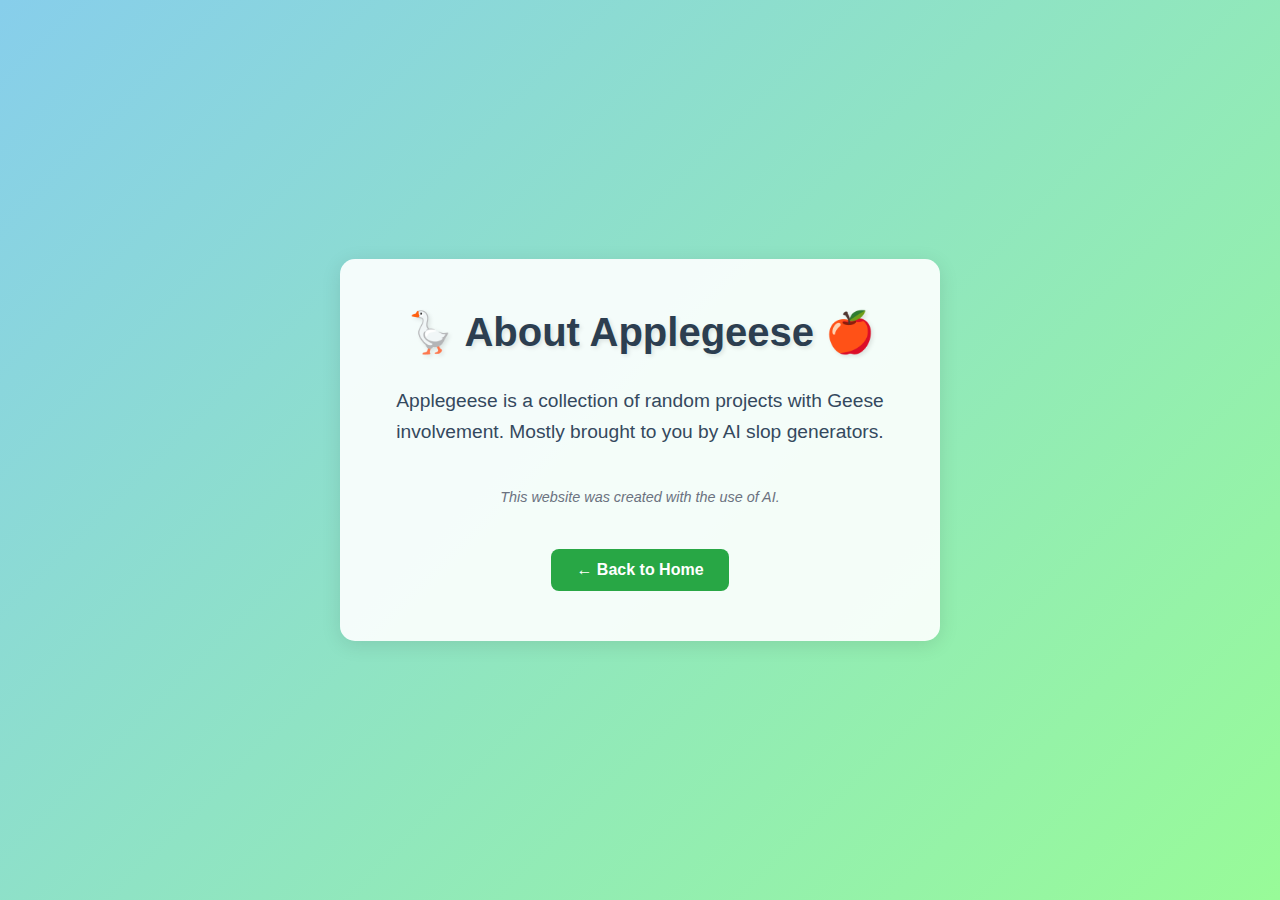
<file: about.html>
<!doctype html>
<html lang="en">
    <head>
        <meta charset="UTF-8" />
        <meta name="viewport" content="width=device-width, initial-scale=1.0" />
        <!-- Favicon for different browsers and devices -->
        <link rel="icon" type="image/svg+xml" href="favicon.svg" />
        <link rel="icon" type="image/png" sizes="32x32" href="favicon.svg" />
        <link rel="icon" type="image/png" sizes="16x16" href="favicon.svg" />
        <link rel="apple-touch-icon" sizes="180x180" href="favicon.svg" />
        <link rel="shortcut icon" href="favicon.svg" />

        <title>About - AppleGeese</title>
        <!-- Open Graph Meta Tags for About Page -->
        <meta
            property="og:title"
            content="About AppleGeese - A Collection of Goose-Inspired Projects"
        />
        <meta
            property="og:description"
            content="Learn more about AppleGeese, a collection of random projects with Goose involvement, often generated by AI."
        />
        <meta property="og:url" content="https://applegeese.com/about.html" />
        <meta property="og:type" content="website" />
        <style>
            * {
                margin: 0;
                padding: 0;
                box-sizing: border-box;
            }

            body {
                font-family: "Arial", sans-serif;
                background: linear-gradient(135deg, #87ceeb 0%, #98fb98 100%);
                min-height: 100vh;
                padding: 20px;
                color: #333;
                display: flex;
                align-items: center;
                justify-content: center;
            }

            .container {
                max-width: 600px;
                margin: 0 auto;
                background: rgba(255, 255, 255, 0.9);
                border-radius: 15px;
                padding: 50px 40px;
                box-shadow: 0 4px 20px rgba(0, 0, 0, 0.1);
                text-align: center;
            }

            h1 {
                color: #2c3e50;
                margin-bottom: 30px;
                font-size: 2.5em;
                text-shadow: 2px 2px 4px rgba(0, 0, 0, 0.1);
            }

            .description {
                font-size: 1.2em;
                line-height: 1.6;
                margin-bottom: 40px;
                color: #34495e;
            }

            .disclaimer {
                font-size: 0.9em;
                line-height: 1.5;
                margin-bottom: 40px;
                color: #6b7280;
                font-style: italic;
            }

            .back-link {
                margin-top: 20px;
            }

            .back-button {
                background: #28a745;
                color: white;
                padding: 12px 25px;
                border: none;
                border-radius: 8px;
                font-size: 1em;
                font-weight: bold;
                text-decoration: none;
                display: inline-block;
                transition: background 0.3s;
            }

            .back-button:hover {
                background: #218838;
            }

            @media (prefers-color-scheme: dark) {
                body {
                    background: linear-gradient(
                        135deg,
                        #1a1a2e 0%,
                        #16213e 100%
                    );
                    color: #e4e4e7;
                }

                .container {
                    background: rgba(30, 30, 30, 0.9);
                    border: 1px solid #374151;
                }

                h1 {
                    color: #f1f5f9;
                }

                .description {
                    color: #d1d5db;
                }

                .disclaimer {
                    color: #9ca3af;
                }

                .back-button {
                    background: #059669;
                    color: #f1f5f9;
                }

                .back-button:hover {
                    background: #047857;
                }
            }

            @media (max-width: 768px) {
                .container {
                    padding: 30px 20px;
                }

                h1 {
                    font-size: 2em;
                }

                .description {
                    font-size: 1.1em;
                }
            }
        </style>
    </head>
    <body>
        <div class="container">
            <h1>🪿 About Applegeese 🍎</h1>

            <div class="description">
                Applegeese is a collection of random projects with Geese
                involvement. Mostly brought to you by AI slop generators.
            </div>

            <div class="disclaimer">
                This website was created with the use of AI.
            </div>

            <div class="back-link">
                <a href="index.html" class="back-button">← Back to Home</a>
            </div>
        </div>
    </body>
</html>
</file>
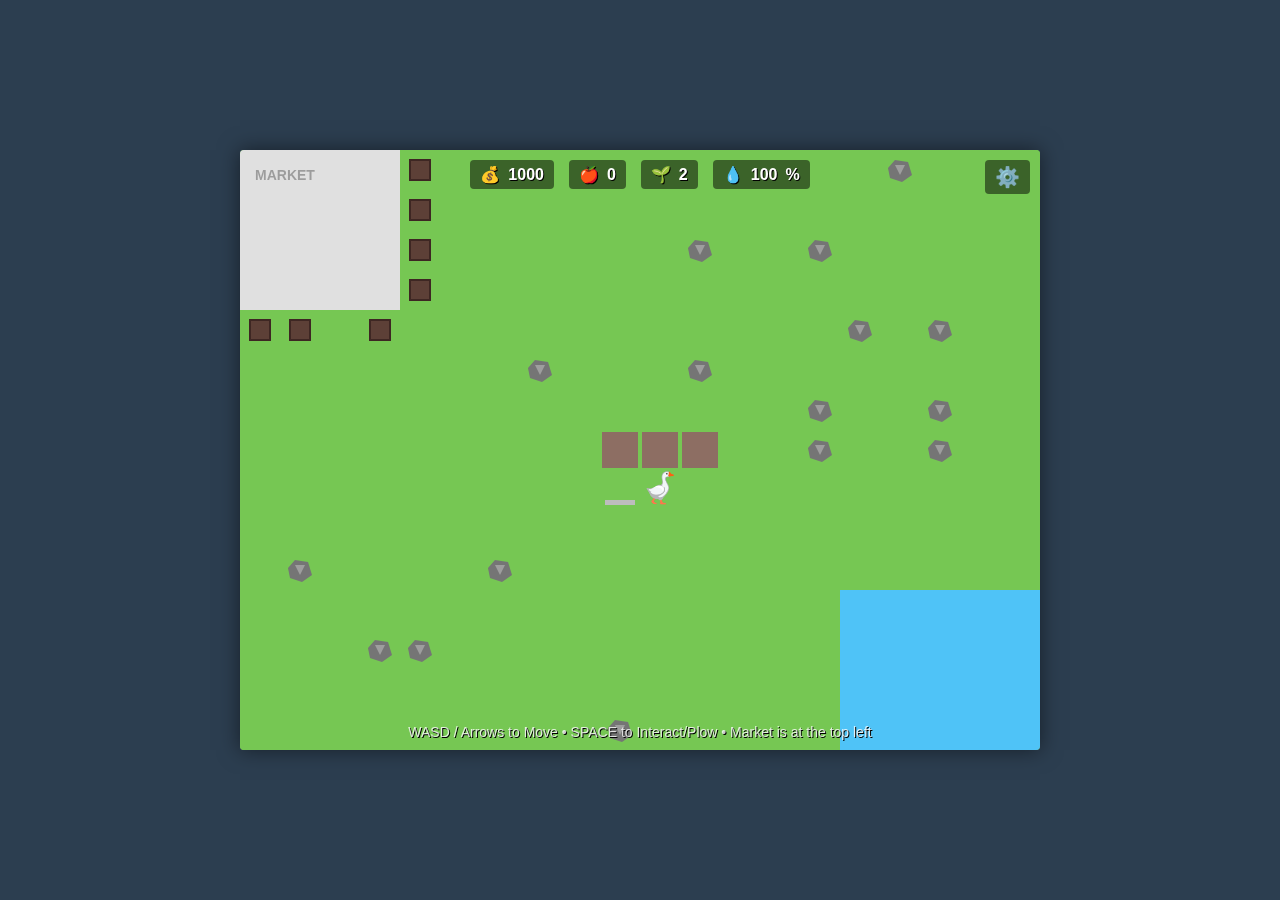
<file: farm.html>
<!DOCTYPE html>
<html lang="en">
<head>
    <meta charset="UTF-8">
    <meta name="viewport" content="width=device-width, initial-scale=1.0">
    <title>Apple Goose Farm</title>
    <style>
        body {
            margin: 0;
            padding: 0;
            background-color: #2c3e50;
            display: flex;
            justify-content: center;
            align-items: center;
            height: 100vh;
            font-family: 'Segoe UI', Tahoma, Geneva, Verdana, sans-serif;
            overflow: hidden;
            color: white;
        }
        #game-container {
            position: relative;
            box-shadow: 0 0 20px rgba(0,0,0,0.5);
        }
        canvas {
            background-color: #76c753; /* Grass color */
            display: block;
            border-radius: 4px;
        }
        #ui-layer {
            position: absolute;
            top: 10px;
            left: 0;
            width: 100%;
            pointer-events: none;
            display: flex;
            justify-content: center;
            gap: 15px;
            text-shadow: 1px 1px 0 #000;
        }
        .stat-box {
            background: rgba(0, 0, 0, 0.5);
            padding: 5px 10px;
            border-radius: 4px;
            font-weight: bold;
            font-size: 16px;
            display: flex;
            align-items: center;
            gap: 8px;
        }
        #controls-hint {
            position: absolute;
            bottom: 10px;
            left: 0;
            width: 100%;
            text-align: center;
            font-size: 14px;
            color: rgba(255, 255, 255, 0.8);
            text-shadow: 1px 1px 0 #000;
            pointer-events: none;
        }
        #message-overlay {
            position: absolute;
            bottom: 20px;
            left: 20px;
            /* Reset previous centering transforms */
            top: auto;
            transform: none;
            
            background: rgba(0,0,0,0.8);
            padding: 10px 15px;
            border-radius: 8px;
            text-align: left;
            display: none;
            z-index: 100;
            font-size: 14px;
            max-width: 300px;
        }

        /* MARKET UI */
        #market-modal {
            position: absolute;
            top: 50%;
            left: 50%;
            transform: translate(-50%, -50%);
            background: #fff;
            color: #333;
            width: 400px;
            height: 300px;
            border-radius: 8px;
            box-shadow: 0 0 20px rgba(0,0,0,0.5);
            display: none;
            flex-direction: column;
            z-index: 100;
            font-family: 'Segoe UI', sans-serif;
            overflow: hidden;
        }
        .market-header {
            background: #ef5350;
            color: white;
            padding: 10px 15px;
            display: flex;
            justify-content: space-between;
            align-items: center;
        }
        .market-header h2 { margin: 0; font-size: 18px; }
        .close-btn {
            background: none;
            border: none;
            color: white;
            font-size: 20px;
            cursor: pointer;
        }
        .market-tabs {
            display: flex;
            background: #eee;
            border-bottom: 1px solid #ddd;
        }
        .tab-btn {
            flex: 1;
            padding: 10px;
            border: none;
            background: #eee;
            cursor: pointer;
            font-weight: bold;
            color: #666;
        }
        .tab-btn.active {
            background: #fff;
            color: #ef5350;
            border-bottom: 2px solid #ef5350;
        }
        #market-content {
            padding: 15px;
            flex: 1;
            overflow-y: auto;
        }
        table {
            width: 100%;
            border-collapse: collapse;
        }
        th, td {
            text-align: left;
            padding: 8px;
            border-bottom: 1px solid #eee;
        }
        .action-btn {
            padding: 5px 10px;
            border: none;
            border-radius: 4px;
            cursor: pointer;
            font-weight: bold;
            color: white;
        }
        .btn-buy { background-color: #4CAF50; }
        .btn-sell { background-color: #FF9800; }
        .btn-disabled { background-color: #ccc; cursor: not-allowed; }
        
        #settings-btn {
            position: absolute;
            top: 10px;
            right: 10px;
            background: rgba(0,0,0,0.5);
            color: white;
            border: none;
            border-radius: 4px;
            padding: 5px 10px;
            cursor: pointer;
            font-size: 20px;
            z-index: 50;
        }
        #settings-modal {
            position: absolute;
            top: 50%;
            left: 50%;
            transform: translate(-50%, -50%);
            background: #fff;
            color: #333;
            width: 300px;
            padding: 20px;
            border-radius: 8px;
            box-shadow: 0 0 20px rgba(0,0,0,0.5);
            display: none;
            flex-direction: column;
            gap: 15px;
            z-index: 101;
            text-align: center;
            font-family: 'Segoe UI', sans-serif;
        }
        .btn-danger {
            background-color: #f44336;
            color: white;
            padding: 10px;
            border: none;
            border-radius: 4px;
            cursor: pointer;
            font-weight: bold;
            font-size: 14px;
        }
    </style>
</head>
<body>

<div id="game-container">
    <canvas id="gameCanvas" width="800" height="600"></canvas>
    
    <div id="ui-layer">
        <div class="stat-box">💰 <span id="coins-display">0</span></div>
        <div class="stat-box">🍎 <span id="apples-display">0</span></div>
        <div class="stat-box">🌱 <span id="seeds-display">5</span></div>
        <div class="stat-box">💧 <span id="water-display">100</span>%</div>
    </div>

    <div id="controls-hint">
        WASD / Arrows to Move • SPACE to Interact/Plow • Market is at the top left
    </div>

    <div id="message-overlay">
        <h2 id="msg-title">Title</h2>
        <p id="msg-body">Body</p>
    </div>

    <div id="market-modal">
        <div class="market-header">
            <h2>MARKET</h2>
            <button class="close-btn" onclick="closeMarket()">×</button>
        </div>
        <div class="market-tabs">
            <button class="tab-btn active" onclick="switchTab('buy')" id="tab-buy">Buy</button>
            <button class="tab-btn" onclick="switchTab('sell')" id="tab-sell">Sell</button>
        </div>
        <div id="market-content">
            <!-- Table injected by JS -->
        </div>
    </div>

    <button id="settings-btn" onclick="openSettings()">⚙️</button>

    <div id="settings-modal">
        <h2>Settings</h2>
        <p>Manage your game data.</p>
        <button id="debug-btn" class="action-btn" onclick="toggleDebug()" style="background:#607d8b; margin-bottom:10px;">Debug Mode: OFF</button>
        <button class="btn-danger" onclick="resetGame()">🗑️ Reset Save Data</button>
        <button class="action-btn" onclick="closeSettings()" style="background:#ccc; color:#333;">Close</button>
    </div>
</div>

<script>
/**
 * APPLE GOOSE FARM
 * A single-file farming game.
 */

// --- CONFIGURATION ---
const TILE_SIZE = 40;
const ROWS = 15;
const COLS = 20;
const GAME_SPEED = 1000 / 60; // 60 FPS

const COLORS = {
    GRASS: '#76c753',
    SOIL: '#8d6e63',
    SOIL_WET: '#5d4037',
    WATER: '#4fc3f7',
    MARKET_FLOOR: '#e0e0e0',
    MARKET_ROOF: '#ef5350',
    GOOSE_BODY: '#ffffff',
    GOOSE_BEAK: '#ff9800',
    TREE_TRUNK: '#795548',
    TREE_LEAVES: '#2e7d32',
    APPLE: '#d32f2f'
};

const GROWTH_TIME = 600; // Frames per stage (approx 10 seconds)

// --- STATE MANAGEMENT ---
const GAME = {
    canvas: null,
    ctx: null,
    frame: 0,
    player: {
        x: 10, // Grid coordinates
        y: 8,
        pixelX: 0,
        pixelY: 0,
        direction: 1, // 1: right, -1: left
        moving: false,
        waddleOffset: 0
    },
    inventory: {
        coins: 1000,
        apples: 0,
        seeds: 2,
        water: 100,
        maxWater: 100,
        hasSprinkler: false,
        hasHarvester: false,
        hasPickaxe: false,
        hasPlow: false
    },
    sprinkler: {
        active: false,
        water: 0,
        maxWater: 400
    },
    debug: false,
    drone: {
        x: 400, // Start center
        y: 300,
        target: null, // {r, c, x, y}
        state: 'IDLE', // IDLE, MOVING_TO_TREE, HARVESTING, MOVING_HOME
        timer: 0,
        apples: 0,
        capacity: 5
    },
    grid: [], // Will hold tile data
    particles: [], // For effects
    projectiles: [], // Water droplets
    keys: {},
    isMarketOpen: false,
    activeTab: 'buy'
};

// Tile Types
const TILE_TYPE = {
    GRASS: 0,
    SOIL: 1,
    WATER: 2,
    MARKET: 3,
    FENCE: 4,
    SPRINKLER: 5,
    ROCK: 6
};

// Plant States
const PLANT_STATE = {
    NONE: 0,
    SEED: 1,
    SAPLING: 2,
    TREE: 3,
    MATURE: 4, // Has apples
    WITHERED: 5
};

// --- INITIALIZATION ---
window.onload = function() {
    GAME.canvas = document.getElementById('gameCanvas');
    GAME.ctx = GAME.canvas.getContext('2d');
    
    // Smooth pixel movement setup
    GAME.player.pixelX = GAME.player.x * TILE_SIZE;
    GAME.player.pixelY = GAME.player.y * TILE_SIZE;

    initGrid();
    loadGame(); // Load save if exists (overwrites grid)
    setupInput();
    updateUI();
    
    // Auto-save every 5 seconds
    setInterval(saveGame, 5000);

    // Start Game Loop
    requestAnimationFrame(gameLoop);
};

// --- SAVE SYSTEM ---
function saveGame() {
    const saveData = {
        inventory: GAME.inventory,
        sprinkler: GAME.sprinkler,
        grid: GAME.grid
    };
    localStorage.setItem('appleGooseSave', JSON.stringify(saveData));
    console.log("Game Saved");
}

function loadGame() {
    const saveString = localStorage.getItem('appleGooseSave');
    if (saveString) {
        try {
            const saveData = JSON.parse(saveString);
            
            if (saveData.inventory) GAME.inventory = saveData.inventory;
            if (saveData.sprinkler) GAME.sprinkler = saveData.sprinkler;
            if (saveData.grid) GAME.grid = saveData.grid;
            
            console.log("Game Loaded");
        } catch (e) {
            console.error("Save file corrupted", e);
        }
    }
    
    // Check Debug Flag
    const debugState = localStorage.getItem('appleGooseDebug');
    if (debugState === 'true') {
        GAME.debug = true;
        applyDebug();
    }
}

function initGrid() {
    for (let r = 0; r < ROWS; r++) {
        const row = [];
        for (let c = 0; c < COLS; c++) {
            let type = TILE_TYPE.GRASS;
            
            // Create a pond
            if (r > 10 && c > 14) type = TILE_TYPE.WATER;
            
            // Create Market Area (Top Left)
            if (r < 4 && c < 4) type = TILE_TYPE.MARKET;
            
            // Fences around market
            if ((r === 4 && c < 4) || (c === 4 && r < 4)) {
                // Create a gate
                if (!(r === 4 && c === 2)) {
                    type = TILE_TYPE.FENCE;
                }
            }

            // Soil patches (Orchard) removed - user creates their own farm
            if (type === TILE_TYPE.GRASS) {
                 // Start with 3 pre-plowed areas near the center
                 if ((r === 7 && c === 9) || (r === 7 && c === 10) || (r === 7 && c === 11)) {
                     type = TILE_TYPE.SOIL;
                 }
                 // Random Rocks scattered
                 else if (Math.random() < 0.05) {
                     type = TILE_TYPE.ROCK;
                 }
            }

            // Place Sprinkler Base (Middle of Orchard)
            if (r === 8 && c === 9) type = TILE_TYPE.SPRINKLER;

            row.push({
                type: type,
                plant: PLANT_STATE.NONE,
                growthTimer: 0,
                watered: false,
                wetTimer: 0,
                yieldCount: 0 // New property to track harvests
            });
        }
        GAME.grid.push(row);
    }
}

function setupInput() {
    window.addEventListener('keydown', (e) => {
        if (e.code === 'Escape') {
            if (document.getElementById('settings-modal').style.display === 'flex') {
                closeSettings();
                return;
            }
            if (GAME.isMarketOpen) {
                closeMarket();
                return;
            }
        }
        
        if (GAME.isMarketOpen) return; // Block game input

        GAME.keys[e.code] = true;
        if (e.code === 'Space') interact();
    });
    window.addEventListener('keyup', (e) => {
        GAME.keys[e.code] = false;
    });
}

function openSettings() {
    GAME.isMarketOpen = true; // Pause input
    GAME.keys = {};
    document.getElementById('settings-modal').style.display = 'flex';
    
    // Update debug btn state
    const btn = document.getElementById('debug-btn');
    if (btn) {
        btn.innerText = `Debug Mode: ${GAME.debug ? 'ON' : 'OFF'}`;
        btn.style.background = GAME.debug ? '#4CAF50' : '#607d8b';
    }
}

function closeSettings() {
    GAME.isMarketOpen = false;
    document.getElementById('settings-modal').style.display = 'none';
}

function toggleDebug() {
    GAME.debug = !GAME.debug;
    localStorage.setItem('appleGooseDebug', GAME.debug);
    
    if (GAME.debug) {
        applyDebug();
    } else {
        alert("Debug disabled. Reloading to clear effects.");
        location.reload();
    }
    
    // Update Btn
    const btn = document.getElementById('debug-btn');
    btn.innerText = `Debug Mode: ${GAME.debug ? 'ON' : 'OFF'}`;
    btn.style.background = GAME.debug ? '#4CAF50' : '#607d8b';
}

function applyDebug() {
    // Maximize Resources
    GAME.inventory.coins = 9999;
    GAME.inventory.seeds = 100;
    GAME.inventory.water = 200;
    GAME.inventory.maxWater = 200;
    
    // Unlock Tools
    GAME.inventory.hasSprinkler = true;
    GAME.inventory.hasHarvester = true;
    GAME.inventory.hasPickaxe = true;
    GAME.inventory.hasPlow = true;
    
    // Fill Sprinkler
    GAME.sprinkler.active = true;
    GAME.sprinkler.water = 400;
    
    // Plant seeds in empty soil
    for (let r = 0; r < ROWS; r++) {
        for (let c = 0; c < COLS; c++) {
            const tile = GAME.grid[r][c];
            if (tile.type === TILE_TYPE.SOIL && tile.plant === PLANT_STATE.NONE) {
                tile.plant = PLANT_STATE.SEED;
            }
        }
    }
    
    updateUI();
    console.log("Debug State Applied");
}

function resetGame() {
    if (confirm("Are you sure? This will wipe all progress!")) {
        localStorage.removeItem('appleGooseSave');
        location.reload();
    }
}

function switchTab(tab) {
    GAME.activeTab = tab;
    
    // Update Tab UI
    document.querySelectorAll('.tab-btn').forEach(b => b.classList.remove('active'));
    document.getElementById(`tab-${tab}`).classList.add('active');
    
    renderMarket();
}

function renderMarket() {
    const container = document.getElementById('market-content');
    let html = '<table><thead><tr><th>Item</th><th>Cost</th><th>Action</th></tr></thead><tbody>';
    
    if (GAME.activeTab === 'buy') {
        // 1. Seeds
        const seedCost = 10;
        const canBuySeed = GAME.inventory.coins >= seedCost;
        html += `
            <tr>
                <td>
                    🍎 Apple Seed<br>
                    <span style="font-size:12px;color:#888;">Plant on soil to grow trees.</span>
                </td>
                <td>${seedCost}💰</td>
                <td>
                    <button class="action-btn ${canBuySeed ? 'btn-buy' : 'btn-disabled'}" 
                        onclick="${canBuySeed ? 'buyItem(\'seed\', 10)' : ''}">
                        Buy
                    </button>
                </td>
            </tr>
        `;

        // 2. Super Can
        if (GAME.inventory.maxWater < 200) {
            const canCost = 50;
            const canBuyCan = GAME.inventory.coins >= canCost;
            html += `
                <tr>
                    <td>
                        🚿 Super Can<br>
                        <span style="font-size:12px;color:#888;">Doubles water capacity to 200.</span>
                    </td>
                    <td>${canCost}💰</td>
                    <td>
                        <button class="action-btn ${canBuyCan ? 'btn-buy' : 'btn-disabled'}" 
                            onclick="${canBuyCan ? 'buyItem(\'superCan\', 50)' : ''}">
                            Buy
                        </button>
                    </td>
                </tr>
            `;
        }

        // 3. Auto Sprinkler
        if (!GAME.sprinkler.active) {
            const sprinklerCost = 150;
            const canBuySprinkler = GAME.inventory.coins >= sprinklerCost;
            html += `
                <tr>
                    <td>
                        💦 Auto Sprinkler<br>
                        <span style="font-size:12px;color:#888;">Automatically waters crops (needs refilling).</span>
                    </td>
                    <td>${sprinklerCost}💰</td>
                    <td>
                        <button class="action-btn ${canBuySprinkler ? 'btn-buy' : 'btn-disabled'}" 
                            onclick="${canBuySprinkler ? 'buyItem(\'sprinkler\', 150)' : ''}">
                            Buy
                        </button>
                    </td>
                </tr>
            `;
        }

        // 4. Auto Harvester
        if (!GAME.inventory.hasHarvester) {
            const harvestCost = 300;
            const canBuyHarvester = GAME.inventory.coins >= harvestCost;
            html += `
                <tr>
                    <td>
                        🛸 Auto-Grabber Drone<br>
                        <span style="font-size:12px;color:#888;">Collects ripe apples automatically.</span>
                    </td>
                    <td>${harvestCost}💰</td>
                    <td>
                        <button class="action-btn ${canBuyHarvester ? 'btn-buy' : 'btn-disabled'}" 
                            onclick="${canBuyHarvester ? 'buyItem(\'harvester\', 300)' : ''}">
                            Buy
                        </button>
                    </td>
                </tr>
            `;
        }

        // 5. Pickaxe
        if (!GAME.inventory.hasPickaxe) {
            const pickCost = 500;
            const canBuyPick = GAME.inventory.coins >= pickCost;
            html += `
                <tr>
                    <td>
                        ⛏️ Pickaxe<br>
                        <span style="font-size:12px;color:#888;">Clear rocks to reclaim land (Spacebar).</span>
                    </td>
                    <td>${pickCost}💰</td>
                    <td>
                        <button class="action-btn ${canBuyPick ? 'btn-buy' : 'btn-disabled'}" 
                            onclick="${canBuyPick ? 'buyItem(\'pickaxe\', 500)' : ''}">
                            Buy
                        </button>
                    </td>
                </tr>
            `;
        }

        // 6. Plow
        if (!GAME.inventory.hasPlow) {
            const plowCost = 200;
            const canBuyPlow = GAME.inventory.coins >= plowCost;
            html += `
                <tr>
                    <td>
                        🚜 Hand Plow<br>
                        <span style="font-size:12px;color:#888;">Turn grass into soil for planting (Spacebar).</span>
                    </td>
                    <td>${plowCost}💰</td>
                    <td>
                        <button class="action-btn ${canBuyPlow ? 'btn-buy' : 'btn-disabled'}" 
                            onclick="${canBuyPlow ? 'buyItem(\'plow\', 200)' : ''}">
                            Buy
                        </button>
                    </td>
                </tr>
            `;
        }

    } else if (GAME.activeTab === 'sell') {
        const price = 4;
        const count = GAME.inventory.apples;
        const canSell = count > 0;
        html += `
            <tr>
                <td>🍎 Red Apple (${count})</td>
                <td>${price}💰 / each</td>
                <td>
                    <button class="action-btn ${canSell ? 'btn-sell' : 'btn-disabled'}" 
                        onclick="${canSell ? 'sellItem(\'apple\', 4)' : ''}">
                        Sell All (${count * price}💰)
                    </button>
                </td>
            </tr>
        `;
    }
    
    html += '</tbody></table>';
    container.innerHTML = html;
}

function buyItem(type, cost) {
    if (GAME.inventory.coins >= cost) {
        GAME.inventory.coins -= cost;
        
        if (type === 'seed') {
            GAME.inventory.seeds++;
        } else if (type === 'superCan') {
            GAME.inventory.maxWater = 200;
            GAME.inventory.water = 200; // Refill on buy
            showMessage("Upgrade: Super Watering Can!", 2000);
        } else if (type === 'sprinkler') {
            GAME.sprinkler.active = true;
            showMessage("Upgrade: Sprinkler System Installed!", 2000);
        } else if (type === 'harvester') {
            GAME.inventory.hasHarvester = true;
            showMessage("Upgrade: Auto-Grabber Drone Active!", 2000);
        } else if (type === 'pickaxe') {
            GAME.inventory.hasPickaxe = true;
            showMessage("Upgrade: Pickaxe Acquired!", 2000);
        } else if (type === 'plow') {
            GAME.inventory.hasPlow = true;
            showMessage("Upgrade: Hand Plow Acquired!", 2000);
        }

        updateUI();
        renderMarket(); // Refresh buttons
    }
}

function sellItem(type, price) {
    if (type === 'apple') {
        const count = GAME.inventory.apples;
        if (count > 0) {
            const total = count * price;
            GAME.inventory.coins += total;
            GAME.inventory.apples = 0;
            updateUI();
            renderMarket();
            showMessage(`Sold ${count} Apples for ${total} Coins!`, 1500);
        }
    }
}

// --- LOGIC ---
function gameLoop() {
    update();
    draw();
    requestAnimationFrame(gameLoop);
}

function update() {
    GAME.frame++;
    
    handleMovement();
    updatePlants();
    updateDrone();
    updateParticles();
    updateProjectiles();
}

function handleMovement() {
    if (GAME.isMarketOpen) return;

    const speed = 3;
    let dx = 0;
    let dy = 0;

    if (GAME.keys['ArrowUp'] || GAME.keys['KeyW']) dy = -speed;
    if (GAME.keys['ArrowDown'] || GAME.keys['KeyS']) dy = speed;
    if (GAME.keys['ArrowLeft'] || GAME.keys['KeyA']) {
        dx = -speed;
        GAME.player.direction = -1;
    }
    if (GAME.keys['ArrowRight'] || GAME.keys['KeyD']) {
        dx = speed;
        GAME.player.direction = 1;
    }

    if (dx !== 0 || dy !== 0) {
        GAME.player.moving = true;
        GAME.player.waddleOffset = Math.sin(GAME.frame * 0.2) * 5;
        
        // Predictive collision detection
        const nextX = GAME.player.pixelX + dx;
        const nextY = GAME.player.pixelY + dy;
        
        // Simple bounding box for player (center point)
        const pCenter = {
            x: nextX + TILE_SIZE/2,
            y: nextY + TILE_SIZE/2
        };
        
        // Check map boundaries
        if (nextX < 0 || nextX > GAME.canvas.width - TILE_SIZE || 
            nextY < 0 || nextY > GAME.canvas.height - TILE_SIZE) {
            return;
        }

        // Check tile collision (Fence, Deep Water)
        const tileC = Math.floor(pCenter.x / TILE_SIZE);
        const tileR = Math.floor(pCenter.y / TILE_SIZE);
        
        if (GAME.grid[tileR] && GAME.grid[tileR][tileC]) {
            const tileType = GAME.grid[tileR][tileC].type;
            if (tileType === TILE_TYPE.FENCE) return; // Solid object
        }

        GAME.player.pixelX = nextX;
        GAME.player.pixelY = nextY;
        
        // Update Grid Coordinates
        GAME.player.x = Math.round(GAME.player.pixelX / TILE_SIZE);
        GAME.player.y = Math.round(GAME.player.pixelY / TILE_SIZE);

    } else {
        GAME.player.moving = false;
        GAME.player.waddleOffset = 0;
    }
}

function updatePlants() {
    let dryPlants = [];

    for (let r = 0; r < ROWS; r++) {
        for (let c = 0; c < COLS; c++) {
            const tile = GAME.grid[r][c];
            
            // Dry out soil
            if (tile.watered) {
                tile.wetTimer++;
                if (tile.wetTimer > 1000) {
                    tile.watered = false;
                    tile.wetTimer = 0;
                }
            } else if (tile.plant !== PLANT_STATE.NONE && tile.plant !== PLANT_STATE.WITHERED && tile.type === TILE_TYPE.SOIL) {
                // Collect dry plants for sprinkler - Ignore Withered and non-Soil
                dryPlants.push({r, c});
            }

            // Grow plants if watered
            if (tile.plant !== PLANT_STATE.NONE && tile.plant !== PLANT_STATE.MATURE && tile.plant !== PLANT_STATE.TREE && tile.plant !== PLANT_STATE.WITHERED) {
                if (tile.watered) {
                    tile.growthTimer++;
                    if (tile.growthTimer > GROWTH_TIME) {
                        tile.plant++; // Level up plant
                        tile.growthTimer = 0;
                        tile.watered = false; // Consumes water
                        createParticles(c * TILE_SIZE + TILE_SIZE/2, r * TILE_SIZE + TILE_SIZE/2, '#4CAF50', 5);
                    }
                }
            }
            
            // Tree to Mature (Apples) doesn't need water, just time
            if (tile.plant === PLANT_STATE.TREE) {
                tile.growthTimer++;
                if (tile.growthTimer > GROWTH_TIME * 2) {
                    tile.plant = PLANT_STATE.MATURE;
                    tile.growthTimer = 0;
                }
            }
        }
    }

    // Auto Sprinkler Logic (Uses Sprinkler Tank)
    if (GAME.sprinkler.active && GAME.sprinkler.water >= 5 && dryPlants.length > 0) {
        if (Math.random() < 0.05) { // Faster rate (approx 3 times per second)
            const target = dryPlants[Math.floor(Math.random() * dryPlants.length)];
            
            GAME.sprinkler.water -= 5; // Costs water
            
            // Spawn Projectile
            spawnProjectile(
                9 * TILE_SIZE + TILE_SIZE/2, // Sprinkler X
                8 * TILE_SIZE + TILE_SIZE/2, // Sprinkler Y
                target.c * TILE_SIZE + TILE_SIZE/2, // Target X
                target.r * TILE_SIZE + TILE_SIZE/2, // Target Y
                target.r,
                target.c,
                'water'
            );
        }
    }
}

function interact() {
    const px = Math.floor((GAME.player.pixelX + TILE_SIZE/2) / TILE_SIZE);
    const py = Math.floor((GAME.player.pixelY + TILE_SIZE/2) / TILE_SIZE);
    
    if (!GAME.grid[py] || !GAME.grid[py][px]) return;
    
    const tile = GAME.grid[py][px];
    
    // MARKET INTERACTION
    if (tile.type === TILE_TYPE.MARKET) {
        openMarket();
        return;
    }

    // WATER INTERACTION (Refill)
    if (tile.type === TILE_TYPE.WATER) {
        GAME.inventory.water = GAME.inventory.maxWater;
        updateUI();
        // Just visual feedback, goose drinks or fills can
        createParticles(px * TILE_SIZE + TILE_SIZE/2, py * TILE_SIZE + TILE_SIZE/2, '#fff', 5);
        showMessage("Honk! (Refilled Water)", 1000);
        return;
    }

    // SPRINKLER INTERACTION (Refill)
    if (tile.type === TILE_TYPE.SPRINKLER) {
        if (!GAME.sprinkler.active) {
            showMessage("It's a sprinkler base. Buy the part at the market!", 2000);
            return;
        }
        
        if (GAME.inventory.water > 0) {
            const space = GAME.sprinkler.maxWater - GAME.sprinkler.water;
            if (space > 0) {
                const amount = Math.min(space, GAME.inventory.water);
                GAME.sprinkler.water += amount;
                GAME.inventory.water -= amount;
                updateUI();
                showMessage(`Refilled Sprinkler: ${GAME.sprinkler.water}/${GAME.sprinkler.maxWater}`, 1000);
                createParticles(px * TILE_SIZE + TILE_SIZE/2, py * TILE_SIZE + TILE_SIZE/2, '#4fc3f7', 8);
            } else {
                showMessage("Sprinkler is full!", 1000);
            }
        } else {
            showMessage("Your watering can is empty!", 1500);
        }
        return;
    }

    // ROCK INTERACTION
    if (tile.type === TILE_TYPE.ROCK) {
        if (GAME.inventory.hasPickaxe) {
            tile.type = TILE_TYPE.GRASS;
            createParticles(px * TILE_SIZE + TILE_SIZE/2, py * TILE_SIZE + TILE_SIZE/2, '#9e9e9e', 8);
            showMessage("Cleared Rock!", 500);
        } else {
            showMessage("Need a Pickaxe to clear this!", 1000);
        }
        return;
    }

    // PLOWING INTERACTION (Grass -> Soil)
    if (tile.type === TILE_TYPE.GRASS) {
        if (GAME.inventory.hasPlow) {
            tile.type = TILE_TYPE.SOIL;
            createParticles(px * TILE_SIZE + TILE_SIZE/2, py * TILE_SIZE + TILE_SIZE/2, COLORS.SOIL, 8);
            showMessage("Honk! (Plowed Land)", 500);
        } else {
             showMessage("You need a Plow to dig here!", 1000);
        }
        return;
    }

    // CLEAR WITHERED TREE
    if (tile.plant === PLANT_STATE.WITHERED) {
        if (GAME.inventory.hasPlow) {
            tile.plant = PLANT_STATE.NONE;
            tile.yieldCount = 0;
            createParticles(px * TILE_SIZE + TILE_SIZE/2, py * TILE_SIZE + TILE_SIZE/2, '#795548', 12);
            showMessage("Cleared withered tree.", 1000);
        } else {
            showMessage("Use a Plow to remove the dead tree.", 1000);
        }
        return;
    }

    // FARMING INTERACTIONS
    if (tile.type === TILE_TYPE.SOIL) {
        // 1. Harvest
        if (tile.plant === PLANT_STATE.MATURE) {
            tile.plant = PLANT_STATE.TREE; // Returns to normal tree
            tile.growthTimer = 0;
            GAME.inventory.apples++;
            createParticles(px * TILE_SIZE + TILE_SIZE/2, py * TILE_SIZE + TILE_SIZE/2, COLORS.APPLE, 8);
            
            // Handle yield life
            if (!tile.yieldCount) tile.yieldCount = 0;
            tile.yieldCount++;
            
            if (tile.yieldCount >= 4) {
                // Tree dies
                tile.plant = PLANT_STATE.WITHERED;
                // tile.yieldCount = 0; // Keep count or ignore
                // createParticles(px * TILE_SIZE + TILE_SIZE/2, py * TILE_SIZE + TILE_SIZE/2, '#795548', 12); 
                showMessage("The tree has withered.", 1000);
            } else {
                 showMessage(`Harvested! (${4 - tile.yieldCount} harvests left)`, 500);
            }

            updateUI();
            return;
        }

        // 2. Plant
        if (tile.plant === PLANT_STATE.NONE) {
            if (GAME.inventory.seeds > 0) {
                GAME.inventory.seeds--;
                tile.plant = PLANT_STATE.SEED;
                updateUI();
                return;
            } else {
                showMessage("No seeds! Go to the market.", 1500);
            }
        }

        // 3. Water (Water everything except mature trees and withered)
        if (tile.plant !== PLANT_STATE.NONE && tile.plant !== PLANT_STATE.MATURE && tile.plant !== PLANT_STATE.WITHERED) {
            if (!tile.watered) {
                if (GAME.inventory.water >= 10) {
                    GAME.inventory.water -= 10;
                    tile.watered = true;
                    tile.wetTimer = 0;
                    createParticles(px * TILE_SIZE + TILE_SIZE/2, py * TILE_SIZE + TILE_SIZE/2, COLORS.WATER, 5);
                    updateUI();
                } else {
                    showMessage("No water! Honk at the pond.", 1500);
                }
            }
        }
    }
}

function updateParticles() {
    for (let i = GAME.particles.length - 1; i >= 0; i--) {
        const p = GAME.particles[i];
        p.life--;
        p.x += p.vx;
        p.y += p.vy;
        if (p.life <= 0) GAME.particles.splice(i, 1);
    }
}

function createParticles(x, y, color, count) {
    for (let i = 0; i < count; i++) {
        GAME.particles.push({
            x: x,
            y: y,
            vx: (Math.random() - 0.5) * 2,
            vy: (Math.random() - 0.5) * 2,
            life: 30,
            color: color
        });
    }
}

function spawnProjectile(sx, sy, tx, ty, r, c, type) {
    const speed = 8;
    const dx = tx - sx;
    const dy = ty - sy;
    const dist = Math.sqrt(dx*dx + dy*dy);
    
    GAME.projectiles.push({
        x: sx,
        y: sy,
        vx: (dx / dist) * speed,
        vy: (dy / dist) * speed,
        tx: tx,
        ty: ty,
        r: r,
        c: c,
        type: type // 'water' or 'apple'
    });
}

function updateProjectiles() {
    for (let i = GAME.projectiles.length - 1; i >= 0; i--) {
        const p = GAME.projectiles[i];
        p.x += p.vx;
        p.y += p.vy;
        
        // Distance check
        const dx = p.x - p.tx;
        const dy = p.y - p.ty;
        const dist = Math.sqrt(dx*dx + dy*dy);
        
        if (dist < 10) { // Hit
            if (p.type === 'water') {
                // Apply water effect
                const tile = GAME.grid[p.r][p.c];
                // Only water if not withered
                if (tile.plant !== PLANT_STATE.WITHERED) {
                    tile.watered = true;
                    tile.wetTimer = 0;
                    createParticles(p.tx, p.ty, '#4fc3f7', 5);
                }
            } else if (p.type === 'apple') {
                // Harvest effect (Add to inventory)
                GAME.inventory.apples++;
                updateUI();
                createParticles(p.tx, p.ty, COLORS.APPLE, 5);
                // Removed popup
            }
            
            // Remove projectile
            GAME.projectiles.splice(i, 1);
        }
    }
}

function updateDrone() {
    if (!GAME.inventory.hasHarvester) return;

    const drone = GAME.drone;
    const speed = 4;
    const homeX = 40; // Near market
    const homeY = 40;

    // State Machine
    if (drone.state === 'IDLE') {
        
        // If full, force go home
        if (drone.apples >= drone.capacity) {
            drone.state = 'MOVING_HOME';
            return;
        }

        // Find ripe tree
        let matureTrees = [];
        for (let r = 0; r < ROWS; r++) {
            for (let c = 0; c < COLS; c++) {
                if (GAME.grid[r][c].plant === PLANT_STATE.MATURE) {
                    matureTrees.push({r, c});
                }
            }
        }

        if (matureTrees.length > 0) {
            // Pick random target
            const target = matureTrees[Math.floor(Math.random() * matureTrees.length)];
            drone.target = {
                r: target.r,
                c: target.c,
                x: target.c * TILE_SIZE + TILE_SIZE/2,
                y: target.r * TILE_SIZE + TILE_SIZE/2
            };
            drone.state = 'MOVING_TO_TREE';
        } else {
            // Go home if nothing to do
            const dx = homeX - drone.x;
            const dy = homeY - drone.y;
            const dist = Math.sqrt(dx*dx + dy*dy);
            if (dist > 5) {
                drone.x += (dx / dist) * speed;
                drone.y += (dy / dist) * speed;
            } else if (drone.apples > 0) {
                // Deposit if idle at home with apples
                 depositApples();
            }
        }

    } else if (drone.state === 'MOVING_TO_TREE') {
        const dx = drone.target.x - drone.x;
        const dy = drone.target.y - drone.y;
        const dist = Math.sqrt(dx*dx + dy*dy);

        if (dist < speed) {
            drone.x = drone.target.x;
            drone.y = drone.target.y;
            drone.state = 'HARVESTING';
            drone.timer = 30; // 0.5s harvest time
        } else {
            drone.x += (dx / dist) * speed;
            drone.y += (dy / dist) * speed;
        }

    } else if (drone.state === 'HARVESTING') {
        drone.timer--;
        if (drone.timer <= 0) {
            // Harvest logic
            const tile = GAME.grid[drone.target.r][drone.target.c];
            if (tile.plant === PLANT_STATE.MATURE) {
                tile.plant = PLANT_STATE.TREE;
                tile.growthTimer = 0;
                
                drone.apples++;
                createParticles(drone.x, drone.y, COLORS.APPLE, 3);
                
                // Handle yield life (Drone)
                if (!tile.yieldCount) tile.yieldCount = 0;
                tile.yieldCount++;

                if (tile.yieldCount >= 4) {
                     // Tree dies
                     tile.plant = PLANT_STATE.WITHERED;
                     // tile.yieldCount = 0;
                     // createParticles(drone.x, drone.y, '#795548', 8);
                }
            }
            
            if (drone.apples >= drone.capacity) {
                drone.state = 'MOVING_HOME';
            } else {
                drone.state = 'IDLE'; // Look for next tree immediately
            }
        }
    } else if (drone.state === 'MOVING_HOME') {
        const dx = homeX - drone.x;
        const dy = homeY - drone.y;
        const dist = Math.sqrt(dx*dx + dy*dy);
        
        if (dist < speed) {
            drone.x = homeX;
            drone.y = homeY;
            depositApples();
            drone.state = 'IDLE';
        } else {
            drone.x += (dx / dist) * speed;
            drone.y += (dy / dist) * speed;
        }
    }
}

function depositApples() {
    if (GAME.drone.apples > 0) {
        GAME.inventory.apples += GAME.drone.apples;
        showMessage(`Drone deposited ${GAME.drone.apples} Apples`, 1000);
        GAME.drone.apples = 0;
        updateUI();
    }
}

function autoHarvest() {
    // Deprecated in favor of updateDrone
}

// --- RENDERING ---
function draw() {
    // Clear
    GAME.ctx.fillStyle = COLORS.GRASS;
    GAME.ctx.fillRect(0, 0, GAME.canvas.width, GAME.canvas.height);

    // Draw Map
    for (let r = 0; r < ROWS; r++) {
        for (let c = 0; c < COLS; c++) {
            const tile = GAME.grid[r][c];
            const x = c * TILE_SIZE;
            const y = r * TILE_SIZE;

            // Base Tile
            if (tile.type === TILE_TYPE.SOIL) {
                GAME.ctx.fillStyle = tile.watered ? COLORS.SOIL_WET : COLORS.SOIL;
                GAME.ctx.fillRect(x + 2, y + 2, TILE_SIZE - 4, TILE_SIZE - 4);
            } else if (tile.type === TILE_TYPE.WATER) {
                GAME.ctx.fillStyle = COLORS.WATER;
                GAME.ctx.fillRect(x, y, TILE_SIZE, TILE_SIZE);
                // Water ripples
                GAME.ctx.fillStyle = 'rgba(255,255,255,0.3)';
                if ((GAME.frame + c * 10) % 60 < 10) {
                    GAME.ctx.fillRect(x + 5, y + 10, 10, 2);
                }
            } else if (tile.type === TILE_TYPE.MARKET) {
                GAME.ctx.fillStyle = COLORS.MARKET_FLOOR;
                GAME.ctx.fillRect(x, y, TILE_SIZE, TILE_SIZE);
            } else if (tile.type === TILE_TYPE.FENCE) {
                GAME.ctx.fillStyle = '#5d4037';
                GAME.ctx.fillRect(x + 10, y + 10, 20, 20);
                GAME.ctx.strokeStyle = '#3e2723';
                GAME.ctx.lineWidth = 2;
                GAME.ctx.strokeRect(x+10, y+10, 20, 20);
            } else if (tile.type === TILE_TYPE.SPRINKLER) {
                if (GAME.sprinkler.active) {
                    GAME.ctx.fillStyle = '#90a4ae'; // Base
                    GAME.ctx.fillRect(x + 5, y + 5, 30, 30);
                    GAME.ctx.fillStyle = '#4fc3f7'; // Tank water level
                    const fillHeight = (GAME.sprinkler.water / GAME.sprinkler.maxWater) * 20;
                    GAME.ctx.fillRect(x + 10, y + 25 - fillHeight, 20, fillHeight);
                    GAME.ctx.strokeRect(x + 10, y + 5, 20, 20); // Tank Outline
                    
                    // Top spinner
                    GAME.ctx.fillStyle = '#37474f';
                    GAME.ctx.fillRect(x + 15, y, 10, 5);
                } else {
                    // Placeholder / Foundation
                    GAME.ctx.fillStyle = '#bdbdbd';
                    GAME.ctx.fillRect(x + 5, y + 30, 30, 5);
                }
            } else if (tile.type === TILE_TYPE.ROCK) {
                // Rock Shape
                GAME.ctx.fillStyle = '#757575'; // Darker grey
                GAME.ctx.beginPath();
                const cx = x + TILE_SIZE/2;
                const cy = y + TILE_SIZE/2;
                
                // Jagged polygon
                GAME.ctx.moveTo(cx - 5, cy - 10);
                GAME.ctx.lineTo(cx + 8, cy - 8);
                GAME.ctx.lineTo(cx + 12, cy + 5);
                GAME.ctx.lineTo(cx + 2, cy + 12);
                GAME.ctx.lineTo(cx - 10, cy + 8);
                GAME.ctx.lineTo(cx - 12, cy - 2);
                GAME.ctx.closePath();
                GAME.ctx.fill();
                
                // Highlight/Texture
                GAME.ctx.fillStyle = '#9e9e9e';
                GAME.ctx.beginPath();
                GAME.ctx.moveTo(cx - 5, cy - 5);
                GAME.ctx.lineTo(cx + 5, cy - 5);
                GAME.ctx.lineTo(cx, cy + 5);
                GAME.ctx.fill();
            }

            // Plants
            drawPlant(tile, x, y);
        }
    }

    // Draw Market Roof (visual only, drawn over tiles)
    // Simple text label for market
    GAME.ctx.fillStyle = "rgba(0,0,0,0.3)";
    GAME.ctx.font = "bold 14px sans-serif";
    GAME.ctx.fillText("MARKET", 15, 30);

    // Draw Player (Goose)
    drawGoose();

    // Draw Particles
    GAME.particles.forEach(p => {
        GAME.ctx.fillStyle = p.color;
        GAME.ctx.fillRect(p.x, p.y, 3, 3);
    });

    // Draw Projectiles
    GAME.projectiles.forEach(p => {
        GAME.ctx.beginPath();
        GAME.ctx.fillStyle = p.type === 'apple' ? COLORS.APPLE : '#4fc3f7';
        GAME.ctx.arc(p.x, p.y, p.type === 'apple' ? 6 : 4, 0, Math.PI * 2);
        GAME.ctx.fill();
    });

    // Draw Drone
    if (GAME.inventory.hasHarvester) {
        const dx = GAME.drone.x;
        const dy = GAME.drone.y;
        
        // Drone Body
        GAME.ctx.fillStyle = '#607d8b';
        GAME.ctx.beginPath();
        GAME.ctx.arc(dx, dy, 8, 0, Math.PI * 2);
        GAME.ctx.fill();

        // Rotors
        GAME.ctx.fillStyle = '#cfd8dc';
        const offset = (GAME.frame % 10) < 5 ? 10 : 0; // Simple spin anim
        GAME.ctx.fillRect(dx - 12, dy - 2, 8, 4);
        GAME.ctx.fillRect(dx + 4, dy - 2, 8, 4);
        GAME.ctx.fillRect(dx - 2, dy - 12, 4, 8);
        GAME.ctx.fillRect(dx - 2, dy + 4, 4, 8);
        
        // Light
        GAME.ctx.fillStyle = GAME.drone.state === 'HARVESTING' ? '#ffeb3b' : '#f44336';
        GAME.ctx.beginPath();
        GAME.ctx.arc(dx, dy, 3, 0, Math.PI * 2);
        GAME.ctx.fill();
    }
}

function drawPlant(tile, x, y) {
    const cx = x + TILE_SIZE / 2;
    const cy = y + TILE_SIZE / 2;

    if (tile.plant === PLANT_STATE.SEED) {
        GAME.ctx.fillStyle = '#3e2723';
        GAME.ctx.beginPath();
        GAME.ctx.arc(cx, cy, 3, 0, Math.PI * 2);
        GAME.ctx.fill();
    } else if (tile.plant === PLANT_STATE.SAPLING) {
        GAME.ctx.fillStyle = COLORS.TREE_LEAVES;
        GAME.ctx.fillRect(cx - 2, cy - 10, 4, 15);
        GAME.ctx.beginPath();
        GAME.ctx.arc(cx, cy - 10, 5, 0, Math.PI * 2);
        GAME.ctx.fill();
    } else if (tile.plant === PLANT_STATE.TREE || tile.plant === PLANT_STATE.MATURE) {
        // Trunk
        GAME.ctx.fillStyle = COLORS.TREE_TRUNK;
        GAME.ctx.fillRect(cx - 4, cy - 5, 8, 15);
        
        // Leaves
        GAME.ctx.fillStyle = COLORS.TREE_LEAVES;
        GAME.ctx.beginPath();
        GAME.ctx.arc(cx, cy - 15, 15, 0, Math.PI * 2);
        GAME.ctx.fill();

        // Apples
        if (tile.plant === PLANT_STATE.MATURE) {
            GAME.ctx.fillStyle = COLORS.APPLE;
            GAME.ctx.beginPath();
            GAME.ctx.arc(cx - 5, cy - 15, 4, 0, Math.PI * 2);
            GAME.ctx.arc(cx + 5, cy - 18, 4, 0, Math.PI * 2);
            GAME.ctx.arc(cx, cy - 8, 4, 0, Math.PI * 2);
            GAME.ctx.fill();
        }
    } else if (tile.plant === PLANT_STATE.WITHERED) {
        // Withered Tree
        GAME.ctx.fillStyle = '#5d4037'; // Dark Brown
        GAME.ctx.fillRect(cx - 3, cy - 5, 6, 15); // Trunk
        
        GAME.ctx.strokeStyle = '#4e342e';
        GAME.ctx.lineWidth = 2;
        GAME.ctx.beginPath();
        // Dead branches
        GAME.ctx.moveTo(cx, cy - 5);
        GAME.ctx.lineTo(cx - 10, cy - 15);
        GAME.ctx.moveTo(cx, cy - 2);
        GAME.ctx.lineTo(cx + 10, cy - 12);
        GAME.ctx.moveTo(cx, cy - 8);
        GAME.ctx.lineTo(cx - 5, cy - 20);
        GAME.ctx.stroke();
    }
}

function drawGoose() {
    GAME.ctx.save();
    
    const x = GAME.player.pixelX + TILE_SIZE/2;
    const y = GAME.player.pixelY + TILE_SIZE/2;
    
    GAME.ctx.translate(x, y);
    
    // Flip if facing right
    if (GAME.player.direction === 1) {
        GAME.ctx.scale(-1, 1);
    }

    // Waddle rotation
    GAME.ctx.rotate(GAME.player.waddleOffset * Math.PI / 180);

    // Draw Emoji Goose
    GAME.ctx.font = "30px Segoe UI Emoji, Arial"; // Ensure emoji font support
    GAME.ctx.textAlign = "center";
    GAME.ctx.textBaseline = "middle";
    GAME.ctx.fillStyle = "#ffffff"; // Just in case, though emoji has own color
    GAME.ctx.fillText("🪿", 0, 0);

    GAME.ctx.restore();
}

function updateUI() {
    document.getElementById('coins-display').innerText = GAME.inventory.coins;
    document.getElementById('apples-display').innerText = GAME.inventory.apples;
    document.getElementById('seeds-display').innerText = GAME.inventory.seeds;
    document.getElementById('water-display').innerText = Math.floor((GAME.inventory.water / GAME.inventory.maxWater) * 100);
}

let msgTimeout;
function showMessage(text, duration = 2000) {
    const el = document.getElementById('message-overlay');
    const title = document.getElementById('msg-title');
    const body = document.getElementById('msg-body');
    
    el.style.display = 'block';
    title.style.display = 'none'; // Only using body for simple messages
    body.innerText = text;
    
    clearTimeout(msgTimeout);
    msgTimeout = setTimeout(() => {
        el.style.display = 'none';
    }, duration);
}

</script>
</body>
</html>
</file>
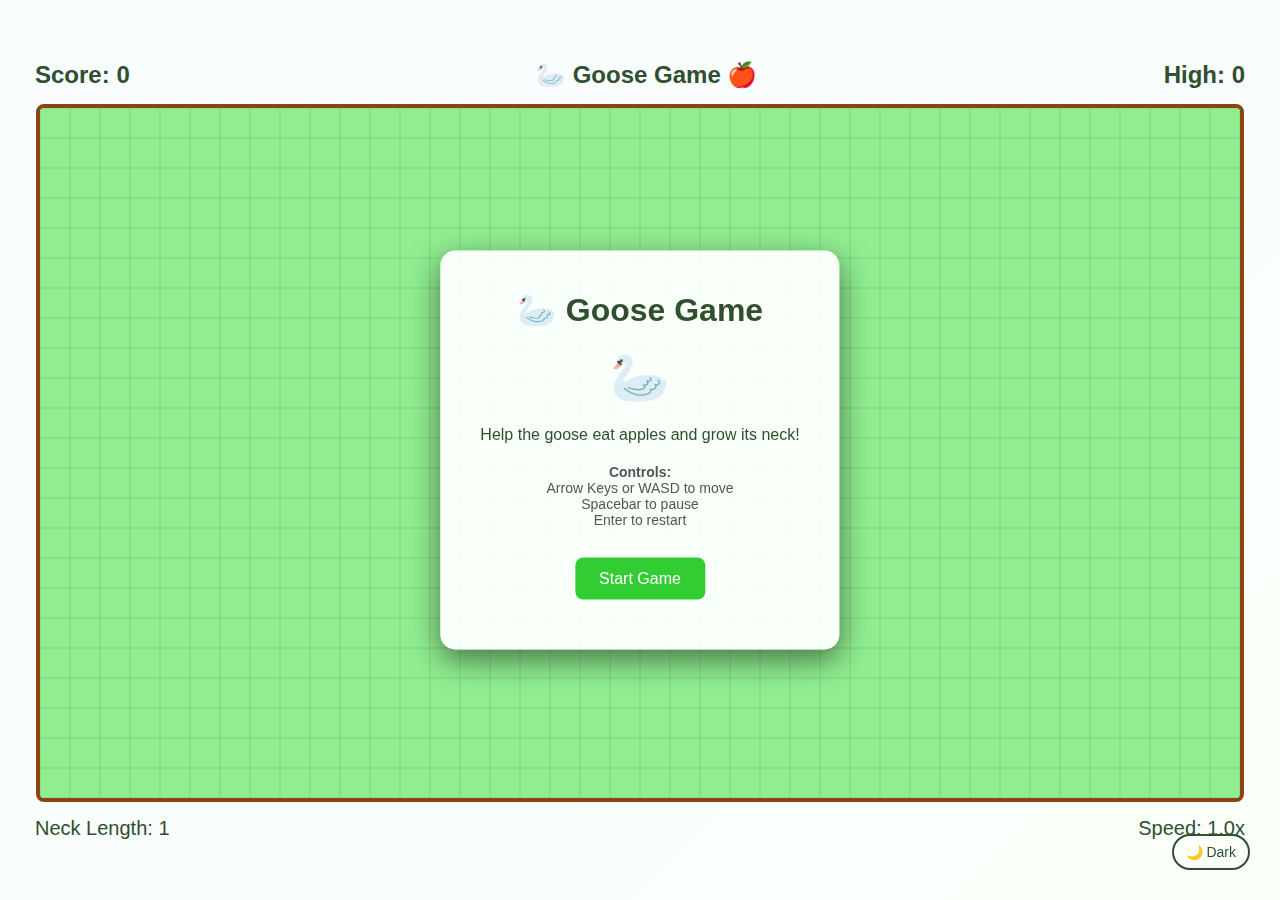
<file: goose.html>
<!doctype html>
<html lang="en">
    <head>
        <meta charset="UTF-8" />
        <meta name="viewport" content="width=device-width, initial-scale=1.0" />
        <title>Goose Game</title>
        <style>
            * {
                margin: 0;
                padding: 0;
                box-sizing: border-box;
            }

            body {
                font-family: "Arial", sans-serif;
                background: linear-gradient(135deg, #87ceeb 0%, #98fb98 100%);
                min-height: 100vh;
                display: flex;
                flex-direction: column;
                align-items: center;
                justify-content: center;
                color: #2f4f2f;
                margin: 0;
                padding: 0;
                overflow: hidden;
                transition:
                    background 0.3s ease,
                    color 0.3s ease;
            }

            body.dark-mode {
                background: linear-gradient(135deg, #1a1a2e 0%, #16213e 100%);
                color: #e6e6e6;
            }

            .game-container {
                background: rgba(255, 255, 255, 0.95);
                border-radius: 0;
                box-shadow: none;
                padding: 15px;
                text-align: center;
                width: 100vw;
                height: 100vh;
                display: flex;
                flex-direction: column;
                justify-content: center;
                transition: background 0.3s ease;
            }

            body.dark-mode .game-container {
                background: rgba(30, 30, 50, 0.95);
            }

            .game-header {
                display: flex;
                justify-content: space-between;
                align-items: center;
                margin-bottom: 15px;
                font-size: 24px;
                font-weight: bold;
                color: #2f4f2f;
                padding: 0 20px;
                position: relative;
                transition: color 0.3s ease;
            }

            body.dark-mode .game-header {
                color: #e6e6e6;
            }

            .theme-toggle {
                position: fixed;
                bottom: 20px;
                right: 20px;
                background: transparent;
                border: 2px solid #2f4f2f;
                color: #2f4f2f;
                padding: 8px 12px;
                font-size: 14px;
                border-radius: 20px;
                cursor: pointer;
                transition: all 0.3s ease;
                z-index: 1000;
            }

            .theme-toggle:hover {
                background: #2f4f2f;
                color: white;
                transform: scale(1.05);
            }

            body.dark-mode .theme-toggle {
                border-color: #e6e6e6;
                color: #e6e6e6;
            }

            body.dark-mode .theme-toggle:hover {
                background: #e6e6e6;
                color: #1a1a2e;
            }

            #gameCanvas {
                border: 4px solid #8b4513;
                border-radius: 8px;
                background: #90ee90;
                display: block;
                margin: 0 auto;
                max-width: 95vw;
                max-height: calc(100vh - 150px);
                transition: border-color 0.3s ease;
            }

            body.dark-mode #gameCanvas {
                border-color: #4a4a6a;
            }

            .game-footer {
                display: flex;
                justify-content: space-between;
                align-items: center;
                margin-top: 15px;
                font-size: 20px;
                color: #2f4f2f;
                padding: 0 20px;
                transition: color 0.3s ease;
            }

            body.dark-mode .game-footer {
                color: #e6e6e6;
            }

            .game-over-screen {
                position: absolute;
                top: 50%;
                left: 50%;
                transform: translate(-50%, -50%);
                background: rgba(255, 255, 255, 0.95);
                padding: 40px;
                border-radius: 15px;
                text-align: center;
                box-shadow: 0 10px 30px rgba(0, 0, 0, 0.5);
                display: none;
                transition:
                    background 0.3s ease,
                    color 0.3s ease;
            }

            body.dark-mode .game-over-screen {
                background: rgba(30, 30, 50, 0.95);
                color: #e6e6e6;
            }

            .game-over-screen h2 {
                color: #b22222;
                margin-bottom: 20px;
                font-size: 28px;
            }

            .game-over-screen p {
                margin: 10px 0;
                font-size: 18px;
            }

            .start-screen {
                position: absolute;
                top: 50%;
                left: 50%;
                transform: translate(-50%, -50%);
                background: rgba(255, 255, 255, 0.95);
                padding: 40px;
                border-radius: 15px;
                text-align: center;
                box-shadow: 0 10px 30px rgba(0, 0, 0, 0.5);
                transition:
                    background 0.3s ease,
                    color 0.3s ease;
            }

            body.dark-mode .start-screen {
                background: rgba(30, 30, 50, 0.95);
                color: #e6e6e6;
            }

            .start-screen h1 {
                color: #2f4f2f;
                margin-bottom: 20px;
                font-size: 32px;
                transition: color 0.3s ease;
            }

            body.dark-mode .start-screen h1 {
                color: #e6e6e6;
            }

            .start-screen .goose-emoji {
                font-size: 48px;
                margin: 20px 0;
            }

            .controls {
                margin: 20px 0;
                font-size: 14px;
                color: #555;
            }

            button {
                background: #32cd32;
                color: white;
                border: none;
                padding: 12px 24px;
                font-size: 16px;
                border-radius: 8px;
                cursor: pointer;
                margin: 10px;
                transition: background 0.3s ease;
            }

            button:hover {
                background: #228b22;
            }

            button:active {
                transform: scale(0.95);
            }

            .pause-overlay {
                position: absolute;
                top: 50%;
                left: 50%;
                transform: translate(-50%, -50%);
                background: rgba(0, 0, 0, 0.8);
                color: white;
                padding: 30px;
                border-radius: 15px;
                text-align: center;
                font-size: 24px;
                display: none;
            }
        </style>
    </head>
    <body>
        <div class="game-container">
            <div class="game-header">
                <span>Score: <span id="score">0</span></span>
                <span>🦢 Goose Game 🍎</span>
                <span>High: <span id="highScore">0</span></span>
            </div>

            <canvas id="gameCanvas" width="600" height="400"></canvas>

            <div class="game-footer">
                <span>Neck Length: <span id="neckLength">1</span></span>
                <span>Speed: <span id="speed">1.0</span>x</span>
            </div>

            <div class="start-screen" id="startScreen">
                <h1>🦢 Goose Game</h1>
                <div class="goose-emoji">🦢</div>
                <p>Help the goose eat apples and grow its neck!</p>
                <div class="controls">
                    <p><strong>Controls:</strong></p>
                    <p>Arrow Keys or WASD to move</p>
                    <p>Spacebar to pause</p>
                    <p>Enter to restart</p>
                </div>
                <button onclick="startGame()">Start Game</button>
            </div>

            <div class="game-over-screen" id="gameOverScreen">
                <h2>Game Over! 🦢</h2>
                <p>Final Score: <span id="finalScore">0</span></p>
                <p>Neck Length: <span id="finalNeckLength">1</span></p>
                <p
                    id="newHighScore"
                    style="display: none; color: #32cd32; font-weight: bold"
                >
                    🎉 New High Score! 🎉
                </p>
                <button onclick="restartGame()">Play Again</button>
                <button onclick="showStartScreen()">Main Menu</button>
            </div>

            <div class="pause-overlay" id="pauseOverlay">
                <p>Game Paused</p>
                <p style="font-size: 16px; margin-top: 10px">
                    Press Spacebar to resume
                </p>
            </div>
        </div>

        <button class="theme-toggle" onclick="toggleTheme()">🌙 Dark</button>

        <script>
            // Game constants - Calculate dynamic canvas size
            const calculateCanvasSize = () => {
                const maxWidth = window.innerWidth * 0.95;
                const maxHeight = (window.innerHeight - 150) * 0.95;
                const GRID_SIZE = 30; // Larger grid squares

                const gridWidth = Math.floor(maxWidth / GRID_SIZE);
                const gridHeight = Math.floor(maxHeight / GRID_SIZE);

                return {
                    GRID_SIZE: GRID_SIZE,
                    GRID_WIDTH: gridWidth,
                    GRID_HEIGHT: gridHeight,
                    CANVAS_WIDTH: gridWidth * GRID_SIZE,
                    CANVAS_HEIGHT: gridHeight * GRID_SIZE,
                };
            };

            let gameSize = calculateCanvasSize();
            let GRID_SIZE = gameSize.GRID_SIZE;
            let GRID_WIDTH = gameSize.GRID_WIDTH;
            let GRID_HEIGHT = gameSize.GRID_HEIGHT;
            let CANVAS_WIDTH = gameSize.CANVAS_WIDTH;
            let CANVAS_HEIGHT = gameSize.CANVAS_HEIGHT;

            // Game elements
            const canvas = document.getElementById("gameCanvas");
            const ctx = canvas.getContext("2d");
            const scoreElement = document.getElementById("score");
            const highScoreElement = document.getElementById("highScore");
            const neckLengthElement = document.getElementById("neckLength");
            const speedElement = document.getElementById("speed");

            // Game state
            let gameState = "start"; // 'start', 'playing', 'paused', 'gameOver'
            let gameLoop = null;
            let lastUpdateTime = 0;
            let updateInterval = 100; // milliseconds between updates

            // Game objects
            let goose = [];
            let apple = {};
            let direction = { x: 1, y: 0 };
            let nextDirection = { x: 1, y: 0 };
            let score = 0;
            let highScore = parseInt(
                localStorage.getItem("gooseGameHighScore") || "0",
            );
            let speed = 1.0;

            // Initialize high score display
            highScoreElement.textContent = highScore;

            // Set initial canvas size
            function setCanvasSize() {
                gameSize = calculateCanvasSize();
                GRID_SIZE = gameSize.GRID_SIZE;
                GRID_WIDTH = gameSize.GRID_WIDTH;
                GRID_HEIGHT = gameSize.GRID_HEIGHT;
                CANVAS_WIDTH = gameSize.CANVAS_WIDTH;
                CANVAS_HEIGHT = gameSize.CANVAS_HEIGHT;

                canvas.width = CANVAS_WIDTH;
                canvas.height = CANVAS_HEIGHT;
            }

            // Handle window resize
            window.addEventListener("resize", () => {
                if (gameState === "start") {
                    setCanvasSize();
                    render();
                }
            });

            // Set initial size
            setCanvasSize();

            // Game initialization
            function initializeGame() {
                setCanvasSize(); // Ensure canvas is properly sized
                goose = [
                    {
                        x: Math.floor(GRID_WIDTH / 4),
                        y: Math.floor(GRID_HEIGHT / 2),
                    },
                ]; // Start goose head at position
                direction = { x: 1, y: 0 };
                nextDirection = { x: 1, y: 0 };
                score = 0;
                speed = 1.0;
                updateInterval = 100;
                spawnApple();
                updateUI();
            }

            // Spawn apple at random location
            function spawnApple() {
                let validPosition = false;
                while (!validPosition) {
                    apple = {
                        x: Math.floor(Math.random() * GRID_WIDTH),
                        y: Math.floor(Math.random() * GRID_HEIGHT),
                        isGolden: Math.random() < 0.1, // 10% chance for golden apple
                    };

                    // Check if apple spawns on goose
                    validPosition = !goose.some(
                        (segment) =>
                            segment.x === apple.x && segment.y === apple.y,
                    );
                }
            }

            // Update game UI
            function updateUI() {
                scoreElement.textContent = score;
                neckLengthElement.textContent = goose.length;
                speedElement.textContent = speed.toFixed(1);
            }

            // Input handling
            document.addEventListener("keydown", (event) => {
                if (gameState === "playing") {
                    switch (event.key) {
                        case "ArrowUp":
                        case "w":
                        case "W":
                            if (direction.y !== 1) {
                                nextDirection = { x: 0, y: -1 };
                            }
                            event.preventDefault();
                            break;
                        case "ArrowDown":
                        case "s":
                        case "S":
                            if (direction.y !== -1) {
                                nextDirection = { x: 0, y: 1 };
                            }
                            event.preventDefault();
                            break;
                        case "ArrowLeft":
                        case "a":
                        case "A":
                            if (direction.x !== 1) {
                                nextDirection = { x: -1, y: 0 };
                            }
                            event.preventDefault();
                            break;
                        case "ArrowRight":
                        case "d":
                        case "D":
                            if (direction.x !== -1) {
                                nextDirection = { x: 1, y: 0 };
                            }
                            event.preventDefault();
                            break;
                        case " ":
                            pauseGame();
                            event.preventDefault();
                            break;
                    }
                } else if (gameState === "paused") {
                    if (event.key === " ") {
                        resumeGame();
                        event.preventDefault();
                    }
                } else if (gameState === "gameOver" || gameState === "start") {
                    if (event.key === "Enter") {
                        if (gameState === "gameOver") {
                            restartGame();
                        } else {
                            startGame();
                        }
                        event.preventDefault();
                    }
                }
            });

            // Game loop
            function gameUpdate(currentTime) {
                if (gameState !== "playing") return;

                if (currentTime - lastUpdateTime >= updateInterval) {
                    direction = { ...nextDirection };

                    // Move goose
                    const head = { ...goose[0] };
                    head.x += direction.x;
                    head.y += direction.y;

                    // Check wall collisions
                    if (
                        head.x < 0 ||
                        head.x >= GRID_WIDTH ||
                        head.y < 0 ||
                        head.y >= GRID_HEIGHT
                    ) {
                        gameOver();
                        return;
                    }

                    // Check self collision
                    if (
                        goose.some(
                            (segment) =>
                                segment.x === head.x && segment.y === head.y,
                        )
                    ) {
                        gameOver();
                        return;
                    }

                    goose.unshift(head);

                    // Check apple collision
                    if (head.x === apple.x && head.y === apple.y) {
                        // Apple eaten - don't remove tail, goose grows
                        if (apple.isGolden) {
                            score += 25;
                        } else {
                            score += 10;
                        }

                        // Length bonus
                        score += goose.length * 5;

                        // Increase speed every 100 points
                        const newSpeed = 1.0 + Math.floor(score / 100) * 0.5;
                        if (newSpeed <= 5.0) {
                            speed = newSpeed;
                            updateInterval = Math.max(
                                50,
                                100 - Math.floor(score / 100) * 10,
                            );
                        }

                        spawnApple();
                        playEatSound();
                    } else {
                        // Remove tail if no apple eaten
                        goose.pop();
                    }

                    updateUI();
                    lastUpdateTime = currentTime;
                }

                render();
            }

            // Rendering
            function render() {
                // Clear canvas with theme-appropriate background
                const isDarkMode =
                    document.body.classList.contains("dark-mode");
                ctx.fillStyle = isDarkMode ? "#2d3748" : "#90EE90";
                ctx.fillRect(0, 0, CANVAS_WIDTH, CANVAS_HEIGHT);

                // Draw subtle grid pattern
                ctx.strokeStyle = isDarkMode
                    ? "rgba(255, 255, 255, 0.1)"
                    : "rgba(0, 0, 0, 0.1)";
                ctx.lineWidth = 1;
                for (let x = 0; x <= GRID_WIDTH; x++) {
                    ctx.beginPath();
                    ctx.moveTo(x * GRID_SIZE, 0);
                    ctx.lineTo(x * GRID_SIZE, CANVAS_HEIGHT);
                    ctx.stroke();
                }
                for (let y = 0; y <= GRID_HEIGHT; y++) {
                    ctx.beginPath();
                    ctx.moveTo(0, y * GRID_SIZE);
                    ctx.lineTo(CANVAS_WIDTH, y * GRID_SIZE);
                    ctx.stroke();
                }

                // Draw goose
                goose.forEach((segment, index) => {
                    const x = segment.x * GRID_SIZE;
                    const y = segment.y * GRID_SIZE;

                    if (index === 0) {
                        // Draw goose head
                        ctx.fillStyle = "#FFFAF0";
                        ctx.fillRect(
                            x + 2,
                            y + 2,
                            GRID_SIZE - 4,
                            GRID_SIZE - 4,
                        );
                        ctx.strokeStyle = "#DDD";
                        ctx.lineWidth = 2;
                        ctx.strokeRect(
                            x + 2,
                            y + 2,
                            GRID_SIZE - 4,
                            GRID_SIZE - 4,
                        );

                        // Draw beak
                        ctx.fillStyle = "#FF8C00";
                        const beakX = x + GRID_SIZE / 2;
                        const beakY = y + GRID_SIZE / 2;
                        ctx.beginPath();
                        if (direction.x === 1) {
                            // Right
                            ctx.moveTo(beakX + 3, beakY);
                            ctx.lineTo(beakX + 8, beakY - 3);
                            ctx.lineTo(beakX + 8, beakY + 3);
                        } else if (direction.x === -1) {
                            // Left
                            ctx.moveTo(beakX - 3, beakY);
                            ctx.lineTo(beakX - 8, beakY - 3);
                            ctx.lineTo(beakX - 8, beakY + 3);
                        } else if (direction.y === -1) {
                            // Up
                            ctx.moveTo(beakX, beakY - 3);
                            ctx.lineTo(beakX - 3, beakY - 8);
                            ctx.lineTo(beakX + 3, beakY - 8);
                        } else {
                            // Down
                            ctx.moveTo(beakX, beakY + 3);
                            ctx.lineTo(beakX - 3, beakY + 8);
                            ctx.lineTo(beakX + 3, beakY + 8);
                        }
                        ctx.closePath();
                        ctx.fill();

                        // Draw eyes
                        ctx.fillStyle = "#000";
                        ctx.fillRect(x + 6, y + 5, 2, 2);
                        ctx.fillRect(x + 12, y + 5, 2, 2);
                    } else {
                        // Draw neck segment
                        ctx.fillStyle = "#F5F5DC";
                        ctx.fillRect(
                            x + 3,
                            y + 3,
                            GRID_SIZE - 6,
                            GRID_SIZE - 6,
                        );
                        ctx.strokeStyle = "#DDD";
                        ctx.lineWidth = 1;
                        ctx.strokeRect(
                            x + 3,
                            y + 3,
                            GRID_SIZE - 6,
                            GRID_SIZE - 6,
                        );
                    }
                });

                // Draw apple
                const appleX = apple.x * GRID_SIZE;
                const appleY = apple.y * GRID_SIZE;

                ctx.fillStyle = apple.isGolden ? "#FFD700" : "#DC143C";
                ctx.beginPath();
                ctx.arc(
                    appleX + GRID_SIZE / 2,
                    appleY + GRID_SIZE / 2,
                    GRID_SIZE / 2 - 2,
                    0,
                    Math.PI * 2,
                );
                ctx.fill();

                // Draw apple highlight
                ctx.fillStyle = apple.isGolden ? "#FFF8DC" : "#FF6B6B";
                ctx.beginPath();
                ctx.arc(
                    appleX + GRID_SIZE / 2 - 3,
                    appleY + GRID_SIZE / 2 - 3,
                    3,
                    0,
                    Math.PI * 2,
                );
                ctx.fill();

                // Draw apple stem
                ctx.strokeStyle = "#228B22";
                ctx.lineWidth = 2;
                ctx.beginPath();
                ctx.moveTo(appleX + GRID_SIZE / 2, appleY + 3);
                ctx.lineTo(appleX + GRID_SIZE / 2, appleY + 1);
                ctx.stroke();
            }

            // Game state functions
            function startGame() {
                gameState = "playing";
                document.getElementById("startScreen").style.display = "none";
                initializeGame();
                lastUpdateTime = performance.now();
                gameLoop = requestAnimationFrame(function loop(time) {
                    gameUpdate(time);
                    if (gameState === "playing" || gameState === "paused") {
                        gameLoop = requestAnimationFrame(loop);
                    }
                });
            }

            function pauseGame() {
                if (gameState === "playing") {
                    gameState = "paused";
                    document.getElementById("pauseOverlay").style.display =
                        "block";
                }
            }

            function resumeGame() {
                if (gameState === "paused") {
                    gameState = "playing";
                    document.getElementById("pauseOverlay").style.display =
                        "none";
                    lastUpdateTime = performance.now();
                }
            }

            function gameOver() {
                gameState = "gameOver";

                // Update high score
                if (score > highScore) {
                    highScore = score;
                    localStorage.setItem(
                        "gooseGameHighScore",
                        highScore.toString(),
                    );
                    highScoreElement.textContent = highScore;
                    document.getElementById("newHighScore").style.display =
                        "block";
                } else {
                    document.getElementById("newHighScore").style.display =
                        "none";
                }

                document.getElementById("finalScore").textContent = score;
                document.getElementById("finalNeckLength").textContent =
                    goose.length;
                document.getElementById("gameOverScreen").style.display =
                    "block";

                playGameOverSound();
            }

            function restartGame() {
                document.getElementById("gameOverScreen").style.display =
                    "none";
                startGame();
            }

            function showStartScreen() {
                gameState = "start";
                document.getElementById("gameOverScreen").style.display =
                    "none";
                document.getElementById("startScreen").style.display = "block";

                // Reset the board
                initializeGame();
                render();
            }

            // Audio functions (simplified)
            function playEatSound() {
                // Simple audio feedback using Web Audio API
                try {
                    const audioContext = new (window.AudioContext ||
                        window.webkitAudioContext)();
                    const oscillator = audioContext.createOscillator();
                    const gainNode = audioContext.createGain();

                    oscillator.connect(gainNode);
                    gainNode.connect(audioContext.destination);

                    oscillator.frequency.value = apple.isGolden ? 800 : 600;
                    oscillator.type = "sine";

                    gainNode.gain.setValueAtTime(0.1, audioContext.currentTime);
                    gainNode.gain.exponentialRampToValueAtTime(
                        0.01,
                        audioContext.currentTime + 0.1,
                    );

                    oscillator.start(audioContext.currentTime);
                    oscillator.stop(audioContext.currentTime + 0.1);
                } catch (e) {
                    // Audio not supported or blocked
                }
            }

            function playGameOverSound() {
                try {
                    const audioContext = new (window.AudioContext ||
                        window.webkitAudioContext)();
                    const oscillator = audioContext.createOscillator();
                    const gainNode = audioContext.createGain();

                    oscillator.connect(gainNode);
                    gainNode.connect(audioContext.destination);

                    oscillator.frequency.value = 200;
                    oscillator.type = "sawtooth";

                    gainNode.gain.setValueAtTime(0.1, audioContext.currentTime);
                    gainNode.gain.exponentialRampToValueAtTime(
                        0.01,
                        audioContext.currentTime + 0.5,
                    );

                    oscillator.start(audioContext.currentTime);
                    oscillator.stop(audioContext.currentTime + 0.5);
                } catch (e) {
                    // Audio not supported or blocked
                }
            }

            // Theme toggle functionality
            function toggleTheme() {
                const body = document.body;
                const themeButton = document.querySelector(".theme-toggle");

                body.classList.toggle("dark-mode");

                if (body.classList.contains("dark-mode")) {
                    themeButton.textContent = "☀️ Light";
                    localStorage.setItem("gooseGameTheme", "dark");
                } else {
                    themeButton.textContent = "🌙 Dark";
                    localStorage.setItem("gooseGameTheme", "light");
                }

                // Re-render the game with new theme
                if (gameState !== "playing") {
                    render();
                }
            }

            // Load saved theme on page load
            function loadTheme() {
                const savedTheme = localStorage.getItem("gooseGameTheme");
                const themeButton = document.querySelector(".theme-toggle");

                if (savedTheme === "dark") {
                    document.body.classList.add("dark-mode");
                    themeButton.textContent = "☀️ Light";
                } else {
                    themeButton.textContent = "🌙 Dark";
                }
            }

            // Initialize the game and load theme
            loadTheme();
            render();
        </script>
    </body>
</html>
</file>
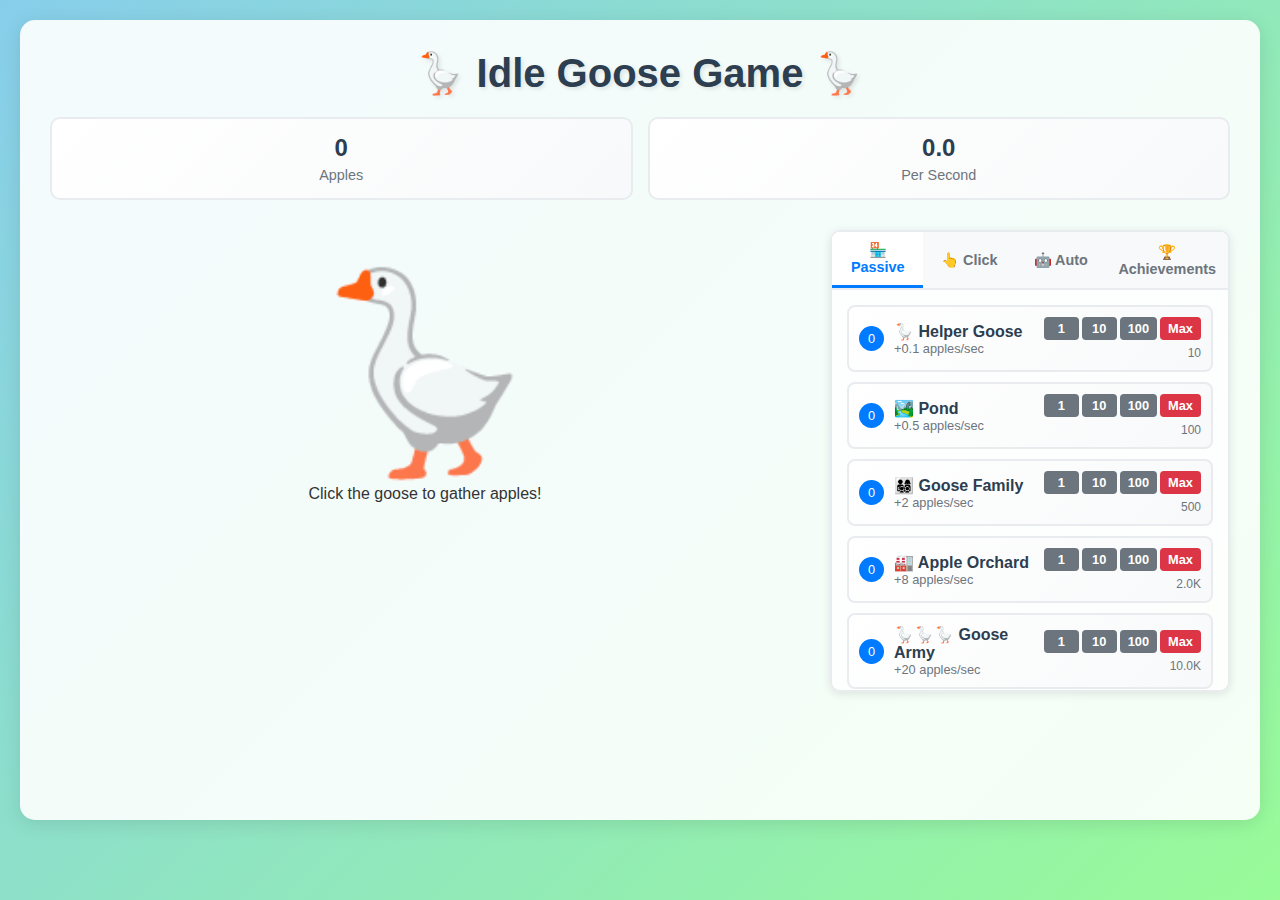
<file: idle.html>
<!doctype html>
<html lang="en">
    <head>
        <meta charset="UTF-8" />
        <meta name="viewport" content="width=device-width, initial-scale=1.0" />
        <title>Idle Goose Game</title>
        <style>
            * {
                margin: 0;
                padding: 0;
                box-sizing: border-box;
            }

            body {
                font-family: "Arial", sans-serif;
                background: linear-gradient(135deg, #87ceeb 0%, #98fb98 100%);
                min-height: 100vh;
                padding: 20px;
                color: #333;
            }

            .game-container {
                max-width: 1600px;
                min-height: 800px;
                margin: 0 auto;
                background: rgba(255, 255, 255, 0.9);
                border-radius: 15px;
                padding: 30px;
                box-shadow: 0 4px 20px rgba(0, 0, 0, 0.1);
            }

            .main-area {
                display: flex;
                gap: 30px;
                align-items: flex-start;
            }

            .game-content {
                flex: 1;
            }

            .sidebar {
                width: 400px;
                flex-shrink: 0;
            }

            .panel {
                background: rgba(255, 255, 255, 0.9);
                border-radius: 15px;
                padding: 15px;
                box-shadow: 0 4px 20px rgba(0, 0, 0, 0.1);
            }

            h1 {
                text-align: center;
                color: #2c3e50;
                margin-bottom: 20px;
                font-size: 2.5em;
                text-shadow: 2px 2px 4px rgba(0, 0, 0, 0.1);
            }

            .stats {
                display: grid;
                grid-template-columns: repeat(auto-fit, minmax(200px, 1fr));
                gap: 15px;
                margin-bottom: 30px;
            }

            .stat-card {
                background: linear-gradient(135deg, #fff 0%, #f8f9fa 100%);
                padding: 15px;
                border-radius: 10px;
                border: 2px solid #e9ecef;
                text-align: center;
            }

            .stat-value {
                font-size: 1.5em;
                font-weight: bold;
                color: #2c3e50;
            }

            .stat-label {
                color: #6c757d;
                font-size: 0.9em;
                margin-top: 5px;
            }

            .goose-area {
                text-align: center;
                margin: 30px auto;
                width: 100%;
                display: flex;
                flex-direction: column;
                align-items: center;
                justify-content: center;
            }

            .main-goose {
                font-size: 12em;
                cursor: pointer;
                transition: transform 0.1s;
                user-select: none;
                display: inline-block;
                animation: float 3s ease-in-out infinite;
            }

            .main-goose:hover {
                transform: scale(1.1);
            }

            .main-goose:active {
                transform: scale(0.95);
            }

            @keyframes float {
                0%,
                100% {
                    transform: translateY(0px);
                }
                50% {
                    transform: translateY(-10px);
                }
            }

            @keyframes shake {
                0% {
                    transform: translateX(0px) translateY(0px) rotate(0deg)
                        scale(1);
                }
                10% {
                    transform: translateX(-15px) translateY(-8px) rotate(-5deg)
                        scale(1.05);
                }
                20% {
                    transform: translateX(15px) translateY(-12px) rotate(5deg)
                        scale(1.1);
                }
                30% {
                    transform: translateX(-12px) translateY(-6px) rotate(-3deg)
                        scale(1.08);
                }
                40% {
                    transform: translateX(12px) translateY(-10px) rotate(3deg)
                        scale(1.06);
                }
                50% {
                    transform: translateX(-8px) translateY(-4px) rotate(-2deg)
                        scale(1.04);
                }
                60% {
                    transform: translateX(8px) translateY(-6px) rotate(2deg)
                        scale(1.02);
                }
                70% {
                    transform: translateX(-5px) translateY(-2px) rotate(-1deg)
                        scale(1.01);
                }
                80% {
                    transform: translateX(5px) translateY(-3px) rotate(1deg)
                        scale(1.005);
                }
                90% {
                    transform: translateX(-2px) translateY(-1px) rotate(-0.5deg)
                        scale(1.002);
                }
                100% {
                    transform: translateX(0px) translateY(0px) rotate(0deg)
                        scale(1);
                }
            }

            .main-goose.shake {
                animation: shake 0.6s ease-in-out infinite;
            }

            .click-effect {
                position: absolute;
                color: #28a745;
                font-weight: bold;
                font-size: 1.2em;
                pointer-events: none;
                animation: floatUp 1s ease-out forwards;
            }

            @keyframes floatUp {
                0% {
                    opacity: 1;
                    transform: translateY(0px);
                }
                100% {
                    opacity: 0;
                    transform: translateY(-50px);
                }
            }

            .tab-container {
                background: rgba(255, 255, 255, 0.8);
                border-radius: 10px;
                box-shadow: 0 2px 10px rgba(0, 0, 0, 0.1);
                overflow: hidden;
                border: 2px solid #e9ecef;
            }

            .tabs {
                display: flex;
                background: #f8f9fa;
                border-bottom: 2px solid #e9ecef;
            }

            .tab-button {
                flex: 1;
                padding: 10px 12px;
                background: none;
                border: none;
                cursor: pointer;
                font-weight: bold;
                color: #6c757d;
                transition: all 0.3s;
                font-size: 0.9em;
            }

            .tab-button:hover {
                background: rgba(0, 123, 255, 0.1);
                color: #007bff;
            }

            .tab-button.active {
                background: white;
                color: #007bff;
                border-bottom: 3px solid #007bff;
            }

            .tab-content {
                padding: 15px;
                display: none;
                max-height: 400px;
                overflow-y: auto;
            }

            .tab-content.active {
                display: block;
            }

            .upgrades {
                display: grid;
                gap: 10px;
            }

            .upgrade {
                display: flex;
                justify-content: space-between;
                align-items: center;
                padding: 10px;
                background: linear-gradient(135deg, #fff 0%, #f8f9fa 100%);
                border-radius: 8px;
                border: 2px solid #e9ecef;
                transition: all 0.3s;
            }

            .upgrade:hover {
                border-color: #007bff;
                transform: translateY(-2px);
            }

            .upgrade-info {
                flex: 1;
            }

            .upgrade-name {
                font-weight: bold;
                color: #2c3e50;
            }

            .upgrade-description {
                font-size: 0.8em;
                color: #6c757d;
            }

            .upgrade-count {
                background: #007bff;
                color: white;
                border-radius: 50%;
                width: 25px;
                height: 25px;
                display: flex;
                align-items: center;
                justify-content: center;
                font-size: 0.8em;
                margin-right: 10px;
            }

            .upgrade-buttons {
                display: flex;
                flex-direction: column;
                gap: 4px;
                align-items: flex-end;
            }

            .buy-quantity-row {
                display: flex;
                gap: 3px;
            }

            .upgrade-button {
                background: #28a745;
                color: white;
                border: none;
                padding: 4px 8px;
                border-radius: 4px;
                cursor: pointer;
                font-weight: bold;
                transition: background 0.3s;
                font-size: 0.8em;
                min-width: 35px;
            }

            .upgrade-button:hover {
                background: #218838;
            }

            .upgrade-button:disabled {
                background: #6c757d;
                cursor: not-allowed;
            }

            .upgrade-button.max {
                background: #dc3545;
            }

            .upgrade-button.max:hover {
                background: #c82333;
            }

            .upgrade-cost {
                font-size: 0.75em;
                color: #6c757d;
                text-align: right;
                margin-top: 2px;
            }

            .achievements {
                max-height: 200px;
                overflow-y: auto;
            }

            .achievement {
                padding: 8px;
                margin: 5px 0;
                background: #fff3cd;
                border-radius: 5px;
                border-left: 4px solid #ffc107;
                font-size: 0.9em;
            }

            .achievement.unlocked {
                background: #d4edda;
                border-left-color: #28a745;
            }

            .prestige-section {
                text-align: center;
                margin-top: 20px;
            }

            .prestige-button {
                background: #dc3545;
                color: white;
                border: none;
                padding: 15px 30px;
                border-radius: 10px;
                font-size: 1.1em;
                font-weight: bold;
                cursor: pointer;
                transition: background 0.3s;
            }

            .prestige-button:hover {
                background: #c82333;
            }

            .prestige-button:disabled {
                background: #6c757d;
                cursor: not-allowed;
            }

            .mobile-menu-toggle {
                display: none;
                background: #007bff;
                color: white;
                border: none;
                padding: 12px 20px;
                border-radius: 8px;
                font-weight: bold;
                cursor: pointer;
                width: 100%;
                margin-bottom: 15px;
            }

            .mobile-menu-toggle:hover {
                background: #0056b3;
            }

            .mobile-stats {
                display: none;
                grid-template-columns: 1fr 1fr;
                gap: 15px;
                margin-bottom: 20px;
            }

            @media (max-width: 768px) {
                .stats {
                    display: none;
                }

                .mobile-stats {
                    display: grid;
                }

                .mobile-menu-toggle {
                    display: block;
                }

                .sidebar.mobile-open #mobileMenuClose {
                    display: block !important;
                }

                .main-area {
                    flex-direction: column;
                }

                .game-content {
                    width: 100%;
                    text-align: center;
                }

                .sidebar {
                    width: 100%;
                    position: fixed;
                    top: 0;
                    left: 0;
                    right: 0;
                    bottom: 0;
                    background: rgba(255, 255, 255, 0.98);
                    z-index: 1000;
                    display: none;
                    overflow-y: auto;
                    padding: 20px;
                }

                .sidebar.mobile-open {
                    display: block;
                }

                .goose-area {
                    margin: 20px auto;
                    text-align: center;
                    width: 100%;
                    display: flex;
                    flex-direction: column;
                    align-items: center;
                    justify-content: center;
                }

                .main-goose {
                    font-size: 10em;
                }

                .tab-container {
                    display: block;
                }
            }
        </style>
    </head>
    <body>
        <div class="game-container">
            <h1>🪿 Idle Goose Game 🪿</h1>

            <div class="stats">
                <div class="stat-card">
                    <div class="stat-value" id="apples">0</div>
                    <div class="stat-label">Apples</div>
                </div>
                <div class="stat-card">
                    <div class="stat-value" id="applesPerSecond">0</div>
                    <div class="stat-label">Per Second</div>
                </div>
            </div>

            <div class="mobile-stats">
                <div class="stat-card">
                    <div class="stat-value" id="mobileApples">0</div>
                    <div class="stat-label">Apples</div>
                </div>
                <div class="stat-card">
                    <div class="stat-value" id="mobileApplesPerSecond">0</div>
                    <div class="stat-label">Per Second</div>
                </div>
            </div>

            <div class="main-area">
                <div class="game-content">
                    <button class="mobile-menu-toggle" id="mobileMenuToggle">
                        📱 Show Menu
                    </button>
                    <div class="goose-area">
                        <div class="main-goose" id="mainGoose">🪿</div>
                        <p>Click the goose to gather apples!</p>
                    </div>
                </div>

                <div class="sidebar">
                    <button
                        class="mobile-menu-toggle"
                        id="mobileMenuClose"
                        style="display: none"
                    >
                        ❌ Close Menu
                    </button>
                    <div class="tab-container">
                        <div class="tabs">
                            <button class="tab-button active" id="upgradesTab">
                                🏪 Passive
                            </button>
                            <button class="tab-button" id="clickTab">
                                👆 Click
                            </button>
                            <button class="tab-button" id="autoTab">
                                🤖 Auto
                            </button>
                            <button class="tab-button" id="achievementsTab">
                                🏆 Achievements
                            </button>
                        </div>

                        <div class="tab-content active" id="upgradesContent">
                            <div class="upgrades" id="upgrades"></div>
                        </div>

                        <div class="tab-content" id="clickContent">
                            <div class="upgrades" id="clickUpgrades"></div>
                        </div>

                        <div class="tab-content" id="autoContent">
                            <div class="upgrades" id="autoUpgrades"></div>
                        </div>

                        <div class="tab-content" id="achievementsContent">
                            <div class="achievements" id="achievements"></div>
                        </div>
                    </div>
                </div>
            </div>
        </div>

        <script>
            class IdleGooseGame {
                constructor() {
                    this.gameState = {
                        apples: 0,
                        totalApples: 0,
                        applesPerSecond: 0,
                        clickPower: 1,
                        totalClicks: 0,
                        prestigeLevel: 0,
                        prestigeMultiplier: 1,
                        upgrades: {},
                        achievements: new Set(),
                        buyQuantity: 1,
                        lastSaveTime: Date.now(),
                        autoClicksPerSecond: 0,
                    };

                    // Click tracking for dynamic per second calculation
                    this.clickTimes = [];
                    this.dynamicClicksPerSecond = 0;
                    this.shakeTimeout = null;
                    this.autoClickInterval = null;

                    this.upgrades = [
                        {
                            id: "helper_duck",
                            name: "🪿 Helper Goose",
                            description: "+0.1 apples/sec",
                            baseCost: 10,
                            bpsIncrease: 0.1,
                            costMultiplier: 1.15,
                            type: "passive",
                        },
                        {
                            id: "pond",
                            name: "🏞️ Pond",
                            description: "+0.5 apples/sec",
                            baseCost: 100,
                            bpsIncrease: 0.5,
                            costMultiplier: 1.15,
                            type: "passive",
                        },
                        {
                            id: "duck_family",
                            name: "👨‍👩‍👧‍👦 Goose Family",
                            description: "+2 apples/sec",
                            baseCost: 500,
                            bpsIncrease: 2,
                            costMultiplier: 1.15,
                            type: "passive",
                        },
                        {
                            id: "bread_factory",
                            name: "🏭 Apple Orchard",
                            description: "+8 apples/sec",
                            baseCost: 2000,
                            bpsIncrease: 8,
                            costMultiplier: 1.15,
                            type: "passive",
                        },
                        {
                            id: "goose_army",
                            name: "🪿🪿🪿 Goose Army",
                            description: "+20 apples/sec",
                            baseCost: 10000,
                            bpsIncrease: 20,
                            costMultiplier: 1.15,
                            type: "passive",
                        },
                        {
                            id: "golden_goose",
                            name: "✨ Golden Goose",
                            description: "+50 apples/sec",
                            baseCost: 50000,
                            bpsIncrease: 50,
                            costMultiplier: 1.15,
                            type: "passive",
                        },
                        {
                            id: "mutant_apple_tree",
                            name: "🍏 Mutant Apple Tree",
                            description: "+150 apples/sec",
                            baseCost: 200000,
                            bpsIncrease: 150,
                            costMultiplier: 1.15,
                            type: "passive",
                        },
                        {
                            id: "disco_goose",
                            name: "🪩 Disco Goose",
                            description: "+500 apples/sec",
                            baseCost: 1000000,
                            bpsIncrease: 500,
                            costMultiplier: 1.15,
                            type: "passive",
                        },
                        {
                            id: "scientist_goose",
                            name: "🧪 Scientist Goose",
                            description: "+2,000 apples/sec",
                            baseCost: 5000000,
                            bpsIncrease: 2000,
                            costMultiplier: 1.15,
                            type: "passive",
                        },
                        {
                            id: "apple_cloning_lab",
                            name: "🧬 Apple Cloning Lab",
                            description: "+10,000 apples/sec",
                            baseCost: 25000000,
                            bpsIncrease: 10000,
                            costMultiplier: 1.15,
                            type: "passive",
                        },
                        {
                            id: "celestial_orchard",
                            name: "☀️ Celestial Orchard",
                            description: "+50,000 apples/sec",
                            baseCost: 150000000,
                            bpsIncrease: 50000,
                            costMultiplier: 1.15,
                            type: "passive",
                        },
                        {
                            id: "divine_goose",
                            name: "🪽 Divine Goose",
                            description: "+250,000 apples/sec",
                            baseCost: 1000000000,
                            bpsIncrease: 250000,
                            costMultiplier: 1.15,
                            type: "passive",
                        },
                        {
                            id: "sharp_beak",
                            name: "🗡️ Sharp Beak",
                            description: "+1 apple per click",
                            baseCost: 25,
                            clickIncrease: 1,
                            costMultiplier: 1.2,
                            type: "click",
                        },
                        {
                            id: "strong_wings",
                            name: "💪 Strong Wings",
                            description: "+3 apples per click",
                            baseCost: 150,
                            clickIncrease: 3,
                            costMultiplier: 1.2,
                            type: "click",
                        },
                        {
                            id: "golden_feathers",
                            name: "✨ Golden Feathers",
                            description: "+10 apples per click",
                            baseCost: 750,
                            clickIncrease: 10,
                            costMultiplier: 1.2,
                            type: "click",
                        },
                        {
                            id: "magic_touch",
                            name: "🪄 Magic Touch",
                            description: "+25 apples per click",
                            baseCost: 3000,
                            clickIncrease: 25,
                            costMultiplier: 1.2,
                            type: "click",
                        },
                        {
                            id: "apple_magnet",
                            name: "🧲 Apple Magnet",
                            description: "+75 apples per click",
                            baseCost: 15000,
                            clickIncrease: 75,
                            costMultiplier: 1.2,
                            type: "click",
                        },
                        {
                            id: "auto_pecker",
                            name: "🤖 Auto Pecker",
                            description: "0.1 clicks per second",
                            baseCost: 100,
                            autoClickIncrease: 0.1,
                            costMultiplier: 1.3,
                            type: "auto",
                        },
                        {
                            id: "click_bot",
                            name: "🦾 Click Bot",
                            description: "0.5 clicks per second",
                            baseCost: 1000,
                            autoClickIncrease: 0.5,
                            costMultiplier: 1.3,
                            type: "auto",
                        },
                        {
                            id: "robo_goose",
                            name: "🤖 Robo Goose",
                            description: "2 clicks per second",
                            baseCost: 10000,
                            autoClickIncrease: 2,
                            costMultiplier: 1.3,
                            type: "auto",
                        },
                        {
                            id: "quantum_clicker",
                            name: "⚛️ Quantum Clicker",
                            description: "10 clicks per second",
                            baseCost: 100000,
                            autoClickIncrease: 10,
                            costMultiplier: 1.3,
                            type: "auto",
                        },
                    ];

                    this.achievements = [
                        {
                            id: "first_click",
                            name: "First Steps",
                            description: "Click the goose for the first time",
                            condition: () => this.gameState.totalClicks >= 1,
                        },
                        {
                            id: "hundred_clicks",
                            name: "Clicking Champion",
                            description: "Click the goose 100 times",
                            condition: () => this.gameState.totalClicks >= 100,
                        },
                        {
                            id: "first_upgrade",
                            name: "Getting Help",
                            description: "Buy your first upgrade",
                            condition: () =>
                                Object.values(this.gameState.upgrades).some(
                                    (count) => count > 0,
                                ),
                        },
                        {
                            id: "thousand_apples",
                            name: "Apple Collector",
                            description: "Collect 1,000 apples",
                            condition: () => this.gameState.totalApples >= 1000,
                        },
                        {
                            id: "ten_aps",
                            name: "Passive Income",
                            description: "Reach 10 apples per second",
                            condition: () =>
                                this.gameState.applesPerSecond >= 10,
                        },
                        {
                            id: "first_prestige",
                            name: "New Beginnings",
                            description: "Prestige for the first time",
                            condition: () => this.gameState.prestigeLevel >= 1,
                        },
                        {
                            id: "million_apples",
                            name: "Millionaire",
                            description: "Collect 1,000,000 total apples",
                            condition: () =>
                                this.gameState.totalApples >= 1000000,
                        },
                    ];

                    this.init();
                }

                init() {
                    this.loadGame();
                    this.calculateOfflineProgress();
                    this.setupEventListeners();
                    this.setupTabs();
                    this.createUpgradeElements();
                    this.createAchievementElements();
                    this.calculateClickPower();
                    this.calculateAutoClicksPerSecond();
                    this.updateDisplay();
                    this.startGameLoop();
                    this.startAutoClicker();
                }

                setupEventListeners() {
                    document
                        .getElementById("mainGoose")
                        .addEventListener("click", (e) => this.clickGoose(e));

                    // Mobile menu toggle
                    const mobileToggle =
                        document.getElementById("mobileMenuToggle");
                    const mobileClose =
                        document.getElementById("mobileMenuClose");
                    const sidebar = document.querySelector(".sidebar");

                    const toggleMenu = () => {
                        sidebar.classList.toggle("mobile-open");
                        mobileToggle.textContent = sidebar.classList.contains(
                            "mobile-open",
                        )
                            ? "📱 Hide Menu"
                            : "📱 Show Menu";
                    };

                    mobileToggle.addEventListener("click", toggleMenu);
                    mobileClose.addEventListener("click", toggleMenu);
                }

                setupTabs() {
                    const upgradesTab = document.getElementById("upgradesTab");
                    const achievementsTab =
                        document.getElementById("achievementsTab");
                    const clickTab = document.getElementById("clickTab");
                    const autoTab = document.getElementById("autoTab");
                    const upgradesContent =
                        document.getElementById("upgradesContent");
                    const achievementsContent = document.getElementById(
                        "achievementsContent",
                    );
                    const clickContent =
                        document.getElementById("clickContent");
                    const autoContent = document.getElementById("autoContent");

                    upgradesTab.addEventListener("click", () => {
                        upgradesTab.classList.add("active");
                        achievementsTab.classList.remove("active");
                        clickTab.classList.remove("active");
                        autoTab.classList.remove("active");
                        upgradesContent.classList.add("active");
                        achievementsContent.classList.remove("active");
                        clickContent.classList.remove("active");
                        autoContent.classList.remove("active");
                    });

                    achievementsTab.addEventListener("click", () => {
                        achievementsTab.classList.add("active");
                        upgradesTab.classList.remove("active");
                        clickTab.classList.remove("active");
                        autoTab.classList.remove("active");
                        achievementsContent.classList.add("active");
                        upgradesContent.classList.remove("active");
                        clickContent.classList.remove("active");
                        autoContent.classList.remove("active");
                    });

                    clickTab.addEventListener("click", () => {
                        clickTab.classList.add("active");
                        upgradesTab.classList.remove("active");
                        achievementsTab.classList.remove("active");
                        autoTab.classList.remove("active");
                        clickContent.classList.add("active");
                        upgradesContent.classList.remove("active");
                        achievementsContent.classList.remove("active");
                        autoContent.classList.remove("active");
                    });

                    autoTab.addEventListener("click", () => {
                        autoTab.classList.add("active");
                        upgradesTab.classList.remove("active");
                        achievementsTab.classList.remove("active");
                        clickTab.classList.remove("active");
                        autoContent.classList.add("active");
                        upgradesContent.classList.remove("active");
                        achievementsContent.classList.remove("active");
                        clickContent.classList.remove("active");
                    });
                }

                clickGoose(event) {
                    const clickValue =
                        this.gameState.clickPower *
                        this.gameState.prestigeMultiplier;
                    this.gameState.apples += clickValue;
                    this.gameState.totalApples += clickValue;
                    this.gameState.totalClicks++;

                    // Track click time for dynamic per second calculation
                    const now = Date.now();
                    this.clickTimes.push(now);

                    // Keep only clicks from the last 10 seconds for accurate rate calculation
                    this.clickTimes = this.clickTimes.filter(
                        (time) => now - time <= 10000,
                    );

                    // Calculate dynamic clicks per second based on recent clicks
                    if (this.clickTimes.length > 1) {
                        const timeSpan = (now - this.clickTimes[0]) / 1000; // Convert to seconds
                        this.dynamicClicksPerSecond =
                            this.clickTimes.length / Math.max(timeSpan, 1);
                    } else {
                        this.dynamicClicksPerSecond = this.clickTimes.length;
                    }

                    // Create click effect
                    this.createClickEffect(event, clickValue);

                    // Add continuous shake animation
                    const goose = document.getElementById("mainGoose");

                    // Start shaking if not already shaking
                    if (!goose.classList.contains("shake")) {
                        goose.classList.add("shake");
                    }

                    // Clear existing timeout and set new one to stop shaking
                    if (this.shakeTimeout) {
                        clearTimeout(this.shakeTimeout);
                    }

                    this.shakeTimeout = setTimeout(() => {
                        goose.classList.remove("shake");
                        this.shakeTimeout = null;
                    }, 400); // Stop shaking 0.4s after last click

                    this.checkAchievements();
                    this.updateDisplay();
                    this.saveGame();
                }

                createClickEffect(event, value) {
                    const effect = document.createElement("div");
                    effect.className = "click-effect";
                    effect.textContent = `+${this.formatNumber(value)}`;
                    effect.style.left = event.clientX + "px";
                    effect.style.top = event.clientY + "px";
                    document.body.appendChild(effect);

                    setTimeout(() => {
                        document.body.removeChild(effect);
                    }, 1000);
                }

                buyUpgrade(upgradeId, quantity = 1) {
                    const upgrade = this.upgrades.find(
                        (u) => u.id === upgradeId,
                    );
                    const currentCount =
                        this.gameState.upgrades[upgradeId] || 0;

                    let actualQuantity = quantity;
                    let totalCost = 0;

                    // Calculate actual quantity and cost
                    if (quantity === "max") {
                        actualQuantity = this.calculateMaxBuy(
                            upgrade,
                            currentCount,
                        );
                        totalCost = this.calculateBulkCost(
                            upgrade,
                            currentCount,
                            actualQuantity,
                        );
                    } else {
                        actualQuantity = Math.min(
                            quantity,
                            this.calculateMaxBuy(upgrade, currentCount),
                        );
                        totalCost = this.calculateBulkCost(
                            upgrade,
                            currentCount,
                            actualQuantity,
                        );
                    }

                    if (
                        actualQuantity > 0 &&
                        this.gameState.apples >= totalCost
                    ) {
                        this.gameState.apples -= totalCost;
                        this.gameState.upgrades[upgradeId] =
                            currentCount + actualQuantity;

                        if (upgrade.type === "passive") {
                            this.calculateApplesPerSecond();
                        } else if (upgrade.type === "click") {
                            this.calculateClickPower();
                        } else if (upgrade.type === "auto") {
                            this.calculateAutoClicksPerSecond();
                            // Restart auto-clicker when auto upgrades are bought
                            this.startAutoClicker();
                        }

                        this.checkAchievements();
                        this.updateDisplay();
                        this.saveGame();
                    }
                }

                calculateBulkCost(upgrade, currentCount, quantity) {
                    let totalCost = 0;
                    for (let i = 0; i < quantity; i++) {
                        totalCost += Math.floor(
                            upgrade.baseCost *
                                Math.pow(
                                    upgrade.costMultiplier,
                                    currentCount + i,
                                ),
                        );
                    }
                    return totalCost;
                }

                calculateMaxBuy(upgrade, currentCount) {
                    let count = 0;
                    let totalCost = 0;
                    while (true) {
                        const nextCost = Math.floor(
                            upgrade.baseCost *
                                Math.pow(
                                    upgrade.costMultiplier,
                                    currentCount + count,
                                ),
                        );
                        if (totalCost + nextCost > this.gameState.apples) {
                            break;
                        }
                        totalCost += nextCost;
                        count++;
                        if (count >= 1000) break; // Safety limit
                    }
                    return count;
                }

                calculateApplesPerSecond() {
                    let aps = 0;
                    this.upgrades.forEach((upgrade) => {
                        if (upgrade.type === "passive") {
                            const count =
                                this.gameState.upgrades[upgrade.id] || 0;
                            aps += upgrade.bpsIncrease * count;
                        }
                    });
                    this.gameState.applesPerSecond =
                        aps * this.gameState.prestigeMultiplier;
                }

                calculateClickPower() {
                    let clickPower = 1; // Base click power
                    this.upgrades.forEach((upgrade) => {
                        if (upgrade.type === "click") {
                            const count =
                                this.gameState.upgrades[upgrade.id] || 0;
                            clickPower += upgrade.clickIncrease * count;
                        }
                    });
                    this.gameState.clickPower = clickPower;
                }

                calculateAutoClicksPerSecond() {
                    let autoClicks = 0;
                    this.upgrades.forEach((upgrade) => {
                        if (upgrade.type === "auto") {
                            const count =
                                this.gameState.upgrades[upgrade.id] || 0;
                            autoClicks += upgrade.autoClickIncrease * count;
                        }
                    });
                    this.gameState.autoClicksPerSecond = autoClicks;
                }

                prestige() {
                    if (this.gameState.totalApples >= 1000000) {
                        this.gameState.prestigeLevel++;
                        this.gameState.prestigeMultiplier =
                            1 + this.gameState.prestigeLevel * 0.5;
                        this.gameState.apples = 0;
                        this.gameState.upgrades = {};
                        this.gameState.applesPerSecond = 0;
                        this.checkAchievements();
                        this.updateDisplay();
                        this.saveGame();
                    }
                }

                checkAchievements() {
                    this.achievements.forEach((achievement) => {
                        if (
                            !this.gameState.achievements.has(achievement.id) &&
                            achievement.condition()
                        ) {
                            this.gameState.achievements.add(achievement.id);
                            this.showAchievementNotification(achievement);
                        }
                    });
                }

                showAchievementNotification(achievement) {
                    // Simple notification - could be enhanced with a proper notification system
                    console.log(
                        `Achievement Unlocked: ${achievement.name} - ${achievement.description}`,
                    );
                }

                createUpgradeElements() {
                    const upgradesContainer =
                        document.getElementById("upgrades");
                    const clickUpgradesContainer =
                        document.getElementById("clickUpgrades");
                    const autoUpgradesContainer =
                        document.getElementById("autoUpgrades");

                    this.upgrades.forEach((upgrade) => {
                        const upgradeElement = document.createElement("div");
                        upgradeElement.className = "upgrade";
                        upgradeElement.innerHTML = `
                        <div class="upgrade-count" id="count-${upgrade.id}">0</div>
                        <div class="upgrade-info">
                            <div class="upgrade-name">${upgrade.name}</div>
                            <div class="upgrade-description">${upgrade.description}</div>
                        </div>
                        <div class="upgrade-buttons">
                            <div class="buy-quantity-row">
                                <button class="upgrade-button" id="btn-${upgrade.id}-1">1</button>
                                <button class="upgrade-button" id="btn-${upgrade.id}-10">10</button>
                                <button class="upgrade-button" id="btn-${upgrade.id}-100">100</button>
                                <button class="upgrade-button max" id="btn-${upgrade.id}-max">Max</button>
                            </div>
                            <div class="upgrade-cost" id="cost-${upgrade.id}">${this.formatNumber(upgrade.baseCost)}</div>
                        </div>
                    `;

                        if (upgrade.type === "passive") {
                            upgradesContainer.appendChild(upgradeElement);
                        } else if (upgrade.type === "click") {
                            clickUpgradesContainer.appendChild(upgradeElement);
                        } else if (upgrade.type === "auto") {
                            autoUpgradesContainer.appendChild(upgradeElement);
                        }

                        // Add event listeners for each quantity button
                        document
                            .getElementById(`btn-${upgrade.id}-1`)
                            .addEventListener("click", () =>
                                this.buyUpgrade(upgrade.id, 1),
                            );
                        document
                            .getElementById(`btn-${upgrade.id}-10`)
                            .addEventListener("click", () =>
                                this.buyUpgrade(upgrade.id, 10),
                            );
                        document
                            .getElementById(`btn-${upgrade.id}-100`)
                            .addEventListener("click", () =>
                                this.buyUpgrade(upgrade.id, 100),
                            );
                        document
                            .getElementById(`btn-${upgrade.id}-max`)
                            .addEventListener("click", () =>
                                this.buyUpgrade(upgrade.id, "max"),
                            );
                    });
                }

                createAchievementElements() {
                    const achievementsContainer =
                        document.getElementById("achievements");
                    this.achievements.forEach((achievement) => {
                        const achievementElement =
                            document.createElement("div");
                        achievementElement.className = "achievement";
                        achievementElement.id = `achievement-${achievement.id}`;
                        achievementElement.innerHTML = `
                        <strong>${achievement.name}</strong><br>
                        <small>${achievement.description}</small>
                    `;
                        achievementsContainer.appendChild(achievementElement);
                    });
                }

                updateDisplay() {
                    document.getElementById("apples").textContent =
                        this.formatNumber(this.gameState.apples);

                    // Calculate total per second including both passive and dynamic clicking
                    const totalPerSecond =
                        this.gameState.applesPerSecond +
                        this.dynamicClicksPerSecond *
                            this.gameState.clickPower *
                            this.gameState.prestigeMultiplier;

                    document.getElementById("applesPerSecond").textContent =
                        this.formatNumber(totalPerSecond, 1);

                    // Update mobile stats
                    const mobileApples =
                        document.getElementById("mobileApples");
                    const mobileApplesPerSecond = document.getElementById(
                        "mobileApplesPerSecond",
                    );
                    if (mobileApples) {
                        mobileApples.textContent = this.formatNumber(
                            this.gameState.apples,
                        );
                    }
                    if (mobileApplesPerSecond) {
                        // Use same total per second calculation for mobile
                        const totalPerSecond =
                            this.gameState.applesPerSecond +
                            this.dynamicClicksPerSecond *
                                this.gameState.clickPower *
                                this.gameState.prestigeMultiplier;
                        mobileApplesPerSecond.textContent = this.formatNumber(
                            totalPerSecond,
                            1,
                        );
                    }

                    // Update upgrade buttons
                    this.upgrades.forEach((upgrade) => {
                        const currentCount =
                            this.gameState.upgrades[upgrade.id] || 0;
                        const countElement = document.getElementById(
                            `count-${upgrade.id}`,
                        );
                        const costElement = document.getElementById(
                            `cost-${upgrade.id}`,
                        );

                        countElement.textContent = currentCount;

                        // Update each quantity button
                        [1, 10, 100, "max"].forEach((qty) => {
                            const button = document.getElementById(
                                `btn-${upgrade.id}-${qty}`,
                            );

                            if (qty === "max") {
                                const maxBuy = this.calculateMaxBuy(
                                    upgrade,
                                    currentCount,
                                );
                                const maxCost = this.calculateBulkCost(
                                    upgrade,
                                    currentCount,
                                    maxBuy,
                                );
                                button.disabled =
                                    maxBuy === 0 ||
                                    this.gameState.apples < maxCost;
                            } else {
                                const cost = this.calculateBulkCost(
                                    upgrade,
                                    currentCount,
                                    qty,
                                );
                                const maxPossible = this.calculateMaxBuy(
                                    upgrade,
                                    currentCount,
                                );
                                button.disabled =
                                    qty > maxPossible ||
                                    this.gameState.apples < cost;
                            }
                        });

                        // Update cost display (show cost for buying 1)
                        const singleCost = Math.floor(
                            upgrade.baseCost *
                                Math.pow(upgrade.costMultiplier, currentCount),
                        );
                        costElement.textContent = this.formatNumber(singleCost);
                    });

                    // Update achievements
                    this.achievements.forEach((achievement) => {
                        const element = document.getElementById(
                            `achievement-${achievement.id}`,
                        );
                        if (this.gameState.achievements.has(achievement.id)) {
                            element.classList.add("unlocked");
                        }
                    });
                }

                formatNumber(num, decimals = 0) {
                    if (num < 1000) return num.toFixed(decimals);
                    if (num < 1000000) return (num / 1000).toFixed(1) + "K";
                    if (num < 1000000000)
                        return (num / 1000000).toFixed(1) + "M";
                    if (num < 1000000000000)
                        return (num / 1000000000).toFixed(1) + "B";
                    return (num / 1000000000000).toFixed(1) + "T";
                }

                startGameLoop() {
                    setInterval(() => {
                        if (this.gameState.applesPerSecond > 0) {
                            const gain = this.gameState.applesPerSecond / 10; // 10 updates per second
                            this.gameState.apples += gain;
                            this.gameState.totalApples += gain;
                        }

                        // Clean up old click times periodically
                        const now = Date.now();
                        this.clickTimes = this.clickTimes.filter(
                            (time) => now - time <= 10000,
                        );

                        // Recalculate dynamic click rate
                        if (this.clickTimes.length > 1) {
                            const timeSpan = (now - this.clickTimes[0]) / 1000;
                            this.dynamicClicksPerSecond =
                                this.clickTimes.length / Math.max(timeSpan, 1);
                        } else if (this.clickTimes.length === 1) {
                            // If only one click in the window, calculate based on that
                            this.dynamicClicksPerSecond =
                                this.clickTimes.length /
                                Math.min((now - this.clickTimes[0]) / 1000, 10);
                        } else {
                            this.dynamicClicksPerSecond = 0;
                        }

                        this.updateDisplay();
                    }, 100);

                    // Save every 30 seconds
                    setInterval(() => {
                        this.saveGame();
                    }, 30000);
                }

                saveGame() {
                    this.gameState.lastSaveTime = Date.now();
                    const saveData = {
                        ...this.gameState,
                        achievements: Array.from(this.gameState.achievements),
                    };
                    localStorage.setItem(
                        "idleGooseGame",
                        JSON.stringify(saveData),
                    );
                }

                loadGame() {
                    const saveData = localStorage.getItem("idleGooseGame");
                    if (saveData) {
                        const parsed = JSON.parse(saveData);
                        this.gameState = {
                            ...this.gameState,
                            ...parsed,
                            achievements: new Set(parsed.achievements || []),
                        };
                        this.calculateApplesPerSecond();
                        this.calculateClickPower();
                        this.calculateAutoClicksPerSecond();

                        // Restart auto-clicker after loading to ensure it works with new rates
                        this.startAutoClicker();
                    }
                }

                startAutoClicker() {
                    // Clear any existing interval
                    if (this.autoClickInterval) {
                        clearInterval(this.autoClickInterval);
                    }

                    this.autoClickInterval = setInterval(() => {
                        if (this.gameState.autoClicksPerSecond > 0) {
                            // Calculate clicks to perform this interval (every 100ms)
                            const clicksThisInterval =
                                this.gameState.autoClicksPerSecond / 10;

                            // Handle fractional clicks by accumulating
                            this.autoClickAccumulator =
                                (this.autoClickAccumulator || 0) +
                                clicksThisInterval;

                            const clicksToPerform = Math.floor(
                                this.autoClickAccumulator,
                            );
                            this.autoClickAccumulator -= clicksToPerform;

                            for (let i = 0; i < clicksToPerform; i++) {
                                const clickValue =
                                    this.gameState.clickPower *
                                    this.gameState.prestigeMultiplier;
                                this.gameState.apples += clickValue;
                                this.gameState.totalApples += clickValue;
                                this.gameState.totalClicks++;

                                // Create auto-click effect with random position around goose
                                const goose =
                                    document.getElementById("mainGoose");
                                const gooseRect = goose.getBoundingClientRect();
                                const centerX =
                                    gooseRect.left + gooseRect.width / 2;
                                const centerY =
                                    gooseRect.top + gooseRect.height / 2;

                                // Random offset around the goose (within 50px radius)
                                const angle = Math.random() * 2 * Math.PI;
                                const radius = Math.random() * 50;
                                const offsetX = Math.cos(angle) * radius;
                                const offsetY = Math.sin(angle) * radius;

                                this.createAutoClickEffect(
                                    centerX + offsetX,
                                    centerY + offsetY,
                                    clickValue,
                                );

                                // Add auto clicks to click tracking for dynamic per second calculation
                                const now = Date.now();
                                this.clickTimes.push(now);
                                this.clickTimes = this.clickTimes.filter(
                                    (time) => now - time <= 10000,
                                );
                            }

                            if (clicksToPerform > 0) {
                                // Trigger shake animation for auto clicks
                                const goose =
                                    document.getElementById("mainGoose");
                                if (!goose.classList.contains("shake")) {
                                    goose.classList.add("shake");
                                }

                                if (this.shakeTimeout) {
                                    clearTimeout(this.shakeTimeout);
                                }

                                this.shakeTimeout = setTimeout(() => {
                                    goose.classList.remove("shake");
                                    this.shakeTimeout = null;
                                }, 400);

                                this.updateDisplay();
                            }
                        }
                    }, 100);
                }

                createAutoClickEffect(x, y, value) {
                    const effect = document.createElement("div");
                    effect.className = "click-effect";
                    effect.textContent = `+${this.formatNumber(value)}`;
                    effect.style.left = x + "px";
                    effect.style.top = y + "px";
                    effect.style.color = "#007bff"; // Blue color for auto-clicks
                    document.body.appendChild(effect);

                    setTimeout(() => {
                        if (document.body.contains(effect)) {
                            document.body.removeChild(effect);
                        }
                    }, 1000);
                }

                calculateOfflineProgress() {
                    if (
                        this.gameState.lastSaveTime &&
                        this.gameState.applesPerSecond > 0
                    ) {
                        const now = Date.now();
                        const timeDiff =
                            (now - this.gameState.lastSaveTime) / 1000; // Convert to seconds

                        // Only calculate offline progress if away for more than 10 seconds
                        if (timeDiff > 10) {
                            const offlineApples = Math.floor(
                                this.gameState.applesPerSecond * timeDiff,
                            );

                            if (offlineApples > 0) {
                                this.gameState.apples += offlineApples;
                                this.gameState.totalApples += offlineApples;

                                // Show offline progress notification
                                this.showOfflineProgress(
                                    offlineApples,
                                    timeDiff,
                                );
                            }
                        }

                        this.gameState.lastSaveTime = now;
                    }
                }

                showOfflineProgress(applesGained, timeAway) {
                    const hours = Math.floor(timeAway / 3600);
                    const minutes = Math.floor((timeAway % 3600) / 60);

                    let timeText = "";
                    if (hours > 0) {
                        timeText = `${hours}h ${minutes}m`;
                    } else if (minutes > 0) {
                        timeText = `${minutes}m`;
                    } else {
                        timeText = `${Math.floor(timeAway)}s`;
                    }

                    // Create and show offline progress popup
                    const popup = document.createElement("div");
                    popup.style.cssText = `
                        position: fixed;
                        top: 50%;
                        left: 50%;
                        transform: translate(-50%, -50%);
                        background: rgba(255, 255, 255, 0.95);
                        padding: 20px;
                        border-radius: 15px;
                        border: 3px solid #28a745;
                        box-shadow: 0 4px 20px rgba(0, 0, 0, 0.3);
                        z-index: 1000;
                        text-align: center;
                        font-weight: bold;
                        color: #333;
                    `;

                    popup.innerHTML = `
                        <h3 style="margin: 0 0 10px 0; color: #28a745;">🍎 Welcome Back! 🍎</h3>
                        <p style="margin: 5px 0;">You were away for: <strong>${timeText}</strong></p>
                        <p style="margin: 5px 0;">Your geese collected: <strong>${this.formatNumber(applesGained)} apples</strong></p>
                        <button onclick="this.parentElement.remove()" style="
                            background: #28a745;
                            color: white;
                            border: none;
                            padding: 10px 20px;
                            border-radius: 5px;
                            cursor: pointer;
                            font-weight: bold;
                            margin-top: 10px;
                        ">Collect Apples!</button>
                    `;

                    document.body.appendChild(popup);
                }
            }

            // Start the game when page loads
            window.addEventListener("load", () => {
                new IdleGooseGame();
            });
        </script>
    </body>
</html>
</file>
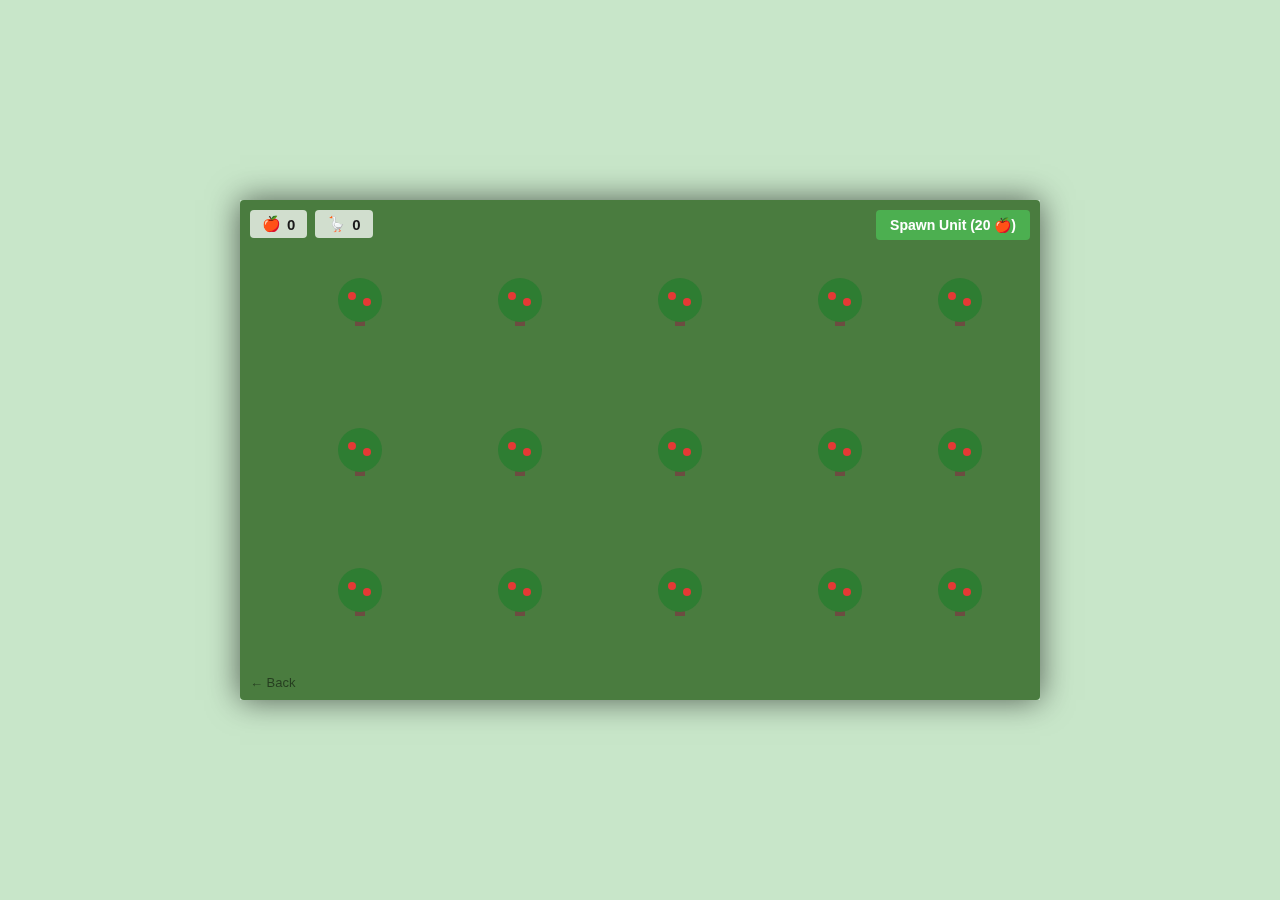
<file: orchard-warfare.html>
<!doctype html>
<html lang="en">
    <head>
        <meta charset="UTF-8" />
        <meta name="viewport" content="width=device-width, initial-scale=1.0" />
        <title>Orchard Warfare</title>
        <style>
            * {
                box-sizing: border-box;
            }

            body {
                margin: 0;
                padding: 0;
                background-color: #1a2e1a;
                display: flex;
                justify-content: center;
                align-items: center;
                height: 100vh;
                font-family: "Segoe UI", Tahoma, Geneva, Verdana, sans-serif;
                overflow: hidden;
                color: white;
            }

            @media (prefers-color-scheme: light) {
                body {
                    background-color: #c8e6c9;
                    color: #1a1a1a;
                }
            }

            #game-container {
                position: relative;
                box-shadow: 0 0 30px rgba(0, 0, 0, 0.6);
            }

            canvas {
                display: block;
                border-radius: 4px;
            }

            #hud {
                position: absolute;
                top: 0;
                left: 0;
                width: 100%;
                pointer-events: none;
                display: flex;
                justify-content: space-between;
                align-items: flex-start;
                padding: 10px;
                gap: 8px;
            }

            #hud-left {
                display: flex;
                gap: 8px;
                align-items: center;
            }

            #hud-right {
                pointer-events: auto;
            }

            .stat-box {
                background: rgba(0, 0, 0, 0.55);
                padding: 5px 12px;
                border-radius: 4px;
                font-weight: bold;
                font-size: 15px;
                display: flex;
                align-items: center;
                gap: 6px;
                text-shadow: 1px 1px 0 #000;
            }

            @media (prefers-color-scheme: light) {
                .stat-box {
                    background: rgba(255, 255, 255, 0.75);
                    color: #1a1a1a;
                    text-shadow: none;
                }
            }

            #spawn-btn {
                background: #4caf50;
                color: white;
                border: none;
                padding: 7px 14px;
                border-radius: 4px;
                font-size: 14px;
                font-weight: bold;
                cursor: pointer;
                transition: background 0.15s;
            }

            #spawn-btn:hover {
                background: #388e3c;
            }

            #spawn-btn:disabled {
                background: #555;
                cursor: not-allowed;
            }

            #back-link {
                position: absolute;
                bottom: 10px;
                left: 10px;
                color: rgba(255, 255, 255, 0.7);
                font-size: 13px;
                text-decoration: none;
            }

            #back-link:hover {
                color: white;
            }

            @media (prefers-color-scheme: light) {
                #back-link {
                    color: rgba(0, 0, 0, 0.5);
                }

                #back-link:hover {
                    color: #1a1a1a;
                }
            }
        </style>
    </head>
    <body>
        <div id="game-container">
            <canvas id="canvas" width="800" height="500"></canvas>
            <div id="hud">
                <div id="hud-left">
                    <div class="stat-box">
                        🍎 <span id="apple-count">0</span>
                    </div>
                    <div class="stat-box">
                        🪿 <span id="unit-count">0</span>
                    </div>
                </div>
                <div id="hud-right">
                    <button id="spawn-btn">Spawn Unit</button>
                </div>
            </div>
            <a href="index.html" id="back-link">← Back</a>
        </div>

        <script src="src/ui/HUD.js"></script>
        <script>
            const canvas = document.getElementById('canvas');
            const ctx = canvas.getContext('2d');

            const engine = {
                frame: 0,
                resources: { apples: 0 },
                unitCost: 20,
                units: [],

                spawnUnit() {
                    this.resources.apples -= this.unitCost;
                    this.units.push({
                        x: 40 + Math.random() * (canvas.width - 80),
                        y: 40 + Math.random() * (canvas.height - 80),
                        dx: (Math.random() - 0.5) * 1.2,
                        dy: (Math.random() - 0.5) * 1.2,
                    });
                },

                update() {
                    this.frame++;

                    // Apples accumulate from the orchard over time
                    if (this.frame % 90 === 0) {
                        this.resources.apples++;
                    }

                    // Move units
                    for (const unit of this.units) {
                        unit.x += unit.dx;
                        unit.y += unit.dy;
                        if (unit.x < 20 || unit.x > canvas.width - 20) {
                            unit.dx *= -1;
                        }
                        if (unit.y < 20 || unit.y > canvas.height - 20) {
                            unit.dy *= -1;
                        }
                    }
                },

                draw() {
                    // Ground
                    ctx.fillStyle = '#4a7c3f';
                    ctx.fillRect(0, 0, canvas.width, canvas.height);

                    // Orchard trees
                    const treePositions = [
                        [120, 100], [280, 100], [440, 100], [600, 100], [720, 100],
                        [120, 250], [280, 250], [440, 250], [600, 250], [720, 250],
                        [120, 390], [280, 390], [440, 390], [600, 390], [720, 390],
                    ];
                    for (const [tx, ty] of treePositions) {
                        // Trunk
                        ctx.fillStyle = '#6d4c41';
                        ctx.fillRect(tx - 5, ty + 8, 10, 18);
                        // Canopy
                        ctx.fillStyle = '#2e7d32';
                        ctx.beginPath();
                        ctx.arc(tx, ty, 22, 0, Math.PI * 2);
                        ctx.fill();
                        // Apple dots
                        ctx.fillStyle = '#e53935';
                        ctx.beginPath();
                        ctx.arc(tx - 8, ty - 4, 4, 0, Math.PI * 2);
                        ctx.fill();
                        ctx.beginPath();
                        ctx.arc(tx + 7, ty + 2, 4, 0, Math.PI * 2);
                        ctx.fill();
                    }

                    // Units (geese)
                    for (const unit of this.units) {
                        ctx.font = '22px serif';
                        ctx.textAlign = 'center';
                        ctx.textBaseline = 'middle';
                        ctx.fillText('🪿', unit.x, unit.y);
                    }
                },
            };

            const hud = new HUD(engine);
            hud.bindSpawnButton('spawn-btn');

            function gameLoop() {
                engine.update();
                engine.draw();
                hud.update();
                requestAnimationFrame(gameLoop);
            }

            gameLoop();
        </script>
    </body>
</html>
</file>
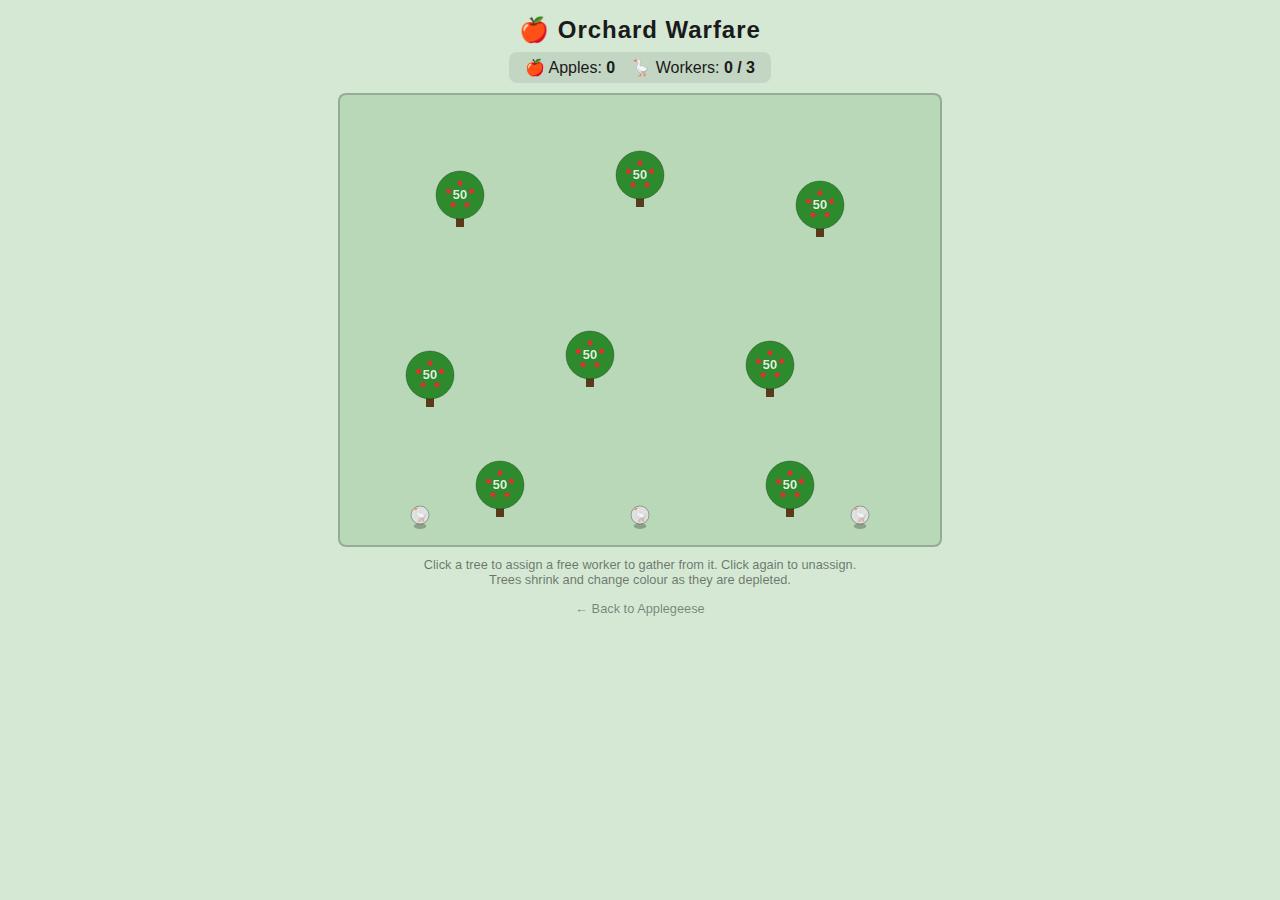
<file: orchard.html>
<!doctype html>
<html lang="en">
    <head>
        <meta charset="UTF-8" />
        <meta name="viewport" content="width=device-width, initial-scale=1.0" />
        <link rel="icon" type="image/svg+xml" href="favicon.svg" />
        <title>Orchard Warfare</title>
        <meta property="og:title" content="Orchard Warfare by AppleGeese!" />
        <meta
            property="og:description"
            content="Assign workers to harvest Apple Trees in this RTS orchard!"
        />
        <meta property="og:url" content="https://applegeese.com/orchard.html" />
        <meta property="og:type" content="game" />
        <style>
            * {
                margin: 0;
                padding: 0;
                box-sizing: border-box;
            }

            body {
                font-family: 'Arial', sans-serif;
                background: #1a2e1a;
                color: #e4e4e7;
                display: flex;
                flex-direction: column;
                align-items: center;
                min-height: 100vh;
                padding: 16px;
                user-select: none;
            }

            h1 {
                font-size: 1.5rem;
                margin-bottom: 8px;
                letter-spacing: 0.04em;
            }

            #hud {
                display: flex;
                gap: 16px;
                margin-bottom: 10px;
                font-size: 1rem;
                background: rgba(0, 0, 0, 0.4);
                border-radius: 8px;
                padding: 6px 16px;
            }

            #hud span {
                font-weight: bold;
            }

            #game-container {
                position: relative;
            }

            canvas {
                display: block;
                border-radius: 8px;
                border: 2px solid rgba(255, 255, 255, 0.15);
                cursor: pointer;
                background: #2a4a2a;
            }

            #instructions {
                margin-top: 10px;
                font-size: 0.8rem;
                color: rgba(255, 255, 255, 0.55);
                text-align: center;
                max-width: 600px;
            }

            #back-link {
                margin-top: 14px;
                font-size: 0.8rem;
                color: rgba(255, 255, 255, 0.45);
                text-decoration: none;
            }

            #back-link:hover {
                color: rgba(255, 255, 255, 0.8);
            }

            @media (prefers-color-scheme: light) {
                body {
                    background: #d4e8d4;
                    color: #1a1a1a;
                }

                canvas {
                    background: #b8d8b8;
                    border-color: rgba(0, 0, 0, 0.2);
                }

                #hud {
                    background: rgba(0, 0, 0, 0.08);
                    color: #1a1a1a;
                }

                #instructions {
                    color: rgba(0, 0, 0, 0.5);
                }

                #back-link {
                    color: rgba(0, 0, 0, 0.45);
                }

                #back-link:hover {
                    color: rgba(0, 0, 0, 0.8);
                }
            }
        </style>
    </head>
    <body>
        <h1>🍎 Orchard Warfare</h1>
        <div id="hud">
            <div>🍎 Apples: <span id="apples-display">0</span></div>
            <div>🪿 Workers: <span id="workers-display">0</span></div>
        </div>
        <div id="game-container">
            <canvas id="gameCanvas" width="600" height="450"></canvas>
        </div>
        <p id="instructions">
            Click a tree to assign a free worker to gather from it. Click again to unassign.<br />
            Trees shrink and change colour as they are depleted.
        </p>
        <a href="index.html" id="back-link">← Back to Applegeese</a>

        <!-- ResourceNode entity -->
        <script src="src/entities/ResourceNode.js"></script>

        <script>
            // ─── Constants ────────────────────────────────────────────────────────────

            const CANVAS_W = 600;
            const CANVAS_H = 450;
            const WORKER_SPEED = 1.5;
            const WORKER_RADIUS = 9;
            const TREE_CLICK_RADIUS = 32; // hit-test area

            // ─── Game state ───────────────────────────────────────────────────────────

            const gameState = { apples: 0 };

            // Trees scattered around the map
            const trees = [
                new Tree(120, 100),
                new Tree(300,  80),
                new Tree(480, 110),
                new Tree( 90, 280),
                new Tree(250, 260),
                new Tree(430, 270),
                new Tree(160, 390),
                new Tree(450, 390),
            ];

            // Workers (geese) that walk to trees and gather
            const workers = [
                { x: 80,  y: 420, targetTree: null, state: 'idle' },
                { x: 300, y: 420, targetTree: null, state: 'idle' },
                { x: 520, y: 420, targetTree: null, state: 'idle' },
            ];

            // ─── Canvas setup ─────────────────────────────────────────────────────────

            const canvas = document.getElementById('gameCanvas');
            const ctx    = canvas.getContext('2d');

            // ─── Input ────────────────────────────────────────────────────────────────

            canvas.addEventListener('click', (e) => {
                const rect = canvas.getBoundingClientRect();
                const mx = (e.clientX - rect.left) * (CANVAS_W / rect.width);
                const my = (e.clientY - rect.top)  * (CANVAS_H / rect.height);

                // Find the clicked tree
                const clicked = trees.find(t => {
                    const dx = t.x - mx;
                    const dy = t.y - my;
                    return Math.sqrt(dx * dx + dy * dy) <= TREE_CLICK_RADIUS;
                });

                if (!clicked || clicked.state === 'depleted') return;

                // Check if this tree already has a worker assigned
                const existingWorker = workers.find(w => w.targetTree === clicked);
                if (existingWorker) {
                    // Unassign the worker
                    clicked.removeUnit(existingWorker);
                    existingWorker.targetTree = null;
                    existingWorker.state = 'idle';
                    return;
                }

                // Find a free worker
                const freeWorker = workers.find(w => w.state === 'idle' || w.state === 'walking');
                if (!freeWorker) return;

                // Unassign the worker from any previous tree
                if (freeWorker.targetTree) {
                    freeWorker.targetTree.removeUnit(freeWorker);
                }

                freeWorker.targetTree = clicked;
                freeWorker.state = 'walking';
            });

            // ─── Update ───────────────────────────────────────────────────────────────

            function updateWorker(w) {
                if (!w.targetTree) {
                    w.state = 'idle';
                    return;
                }

                const tree = w.targetTree;

                if (tree.state === 'depleted') {
                    w.targetTree = null;
                    w.state = 'idle';
                    return;
                }

                // Walk toward tree
                const dx = tree.x - w.x;
                const dy = tree.y - w.y;
                const dist = Math.sqrt(dx * dx + dy * dy);
                const arrivalDist = tree.radius + WORKER_RADIUS + 4;

                if (dist > arrivalDist) {
                    w.x += (dx / dist) * WORKER_SPEED;
                    w.y += (dy / dist) * WORKER_SPEED;
                    w.state = 'walking';
                } else {
                    w.state = 'gathering';
                    if (!tree.assignedUnits.includes(w)) {
                        tree.assignUnit(w);
                    }
                }
            }

            function drawWorker(w) {
                const isGathering = w.state === 'gathering';

                // Shadow
                ctx.beginPath();
                ctx.ellipse(w.x, w.y + WORKER_RADIUS + 2, WORKER_RADIUS * 0.7, 3, 0, 0, Math.PI * 2);
                ctx.fillStyle = 'rgba(0,0,0,0.25)';
                ctx.fill();

                // Body
                ctx.beginPath();
                ctx.arc(w.x, w.y, WORKER_RADIUS, 0, Math.PI * 2);
                ctx.fillStyle = isGathering ? '#f0c040' : '#e0e0e0';
                ctx.fill();
                ctx.strokeStyle = 'rgba(0,0,0,0.3)';
                ctx.lineWidth = 1;
                ctx.stroke();

                // Goose emoji head
                ctx.font = `${WORKER_RADIUS + 4}px sans-serif`;
                ctx.textAlign = 'center';
                ctx.textBaseline = 'middle';
                ctx.fillText('🪿', w.x, w.y);
            }

            // ─── Game loop ────────────────────────────────────────────────────────────

            function gameLoop() {
                // Clear
                ctx.clearRect(0, 0, CANVAS_W, CANVAS_H);

                // Draw a simple ground grid
                ctx.strokeStyle = 'rgba(255,255,255,0.04)';
                ctx.lineWidth = 1;
                for (let gx = 0; gx < CANVAS_W; gx += 40) {
                    ctx.beginPath(); ctx.moveTo(gx, 0); ctx.lineTo(gx, CANVAS_H); ctx.stroke();
                }
                for (let gy = 0; gy < CANVAS_H; gy += 40) {
                    ctx.beginPath(); ctx.moveTo(0, gy); ctx.lineTo(CANVAS_W, gy); ctx.stroke();
                }

                // Update and draw trees
                trees.forEach(t => t.update(gameState));
                trees.forEach(t => t.draw(ctx));

                // Update and draw workers
                workers.forEach(w => updateWorker(w));
                workers.forEach(w => drawWorker(w));

                // Update HUD
                document.getElementById('apples-display').textContent = gameState.apples;
                document.getElementById('workers-display').textContent =
                    workers.filter(w => w.state !== 'idle').length + ' / ' + workers.length;

                requestAnimationFrame(gameLoop);
            }

            gameLoop();
        </script>
    </body>
</html>
</file>
